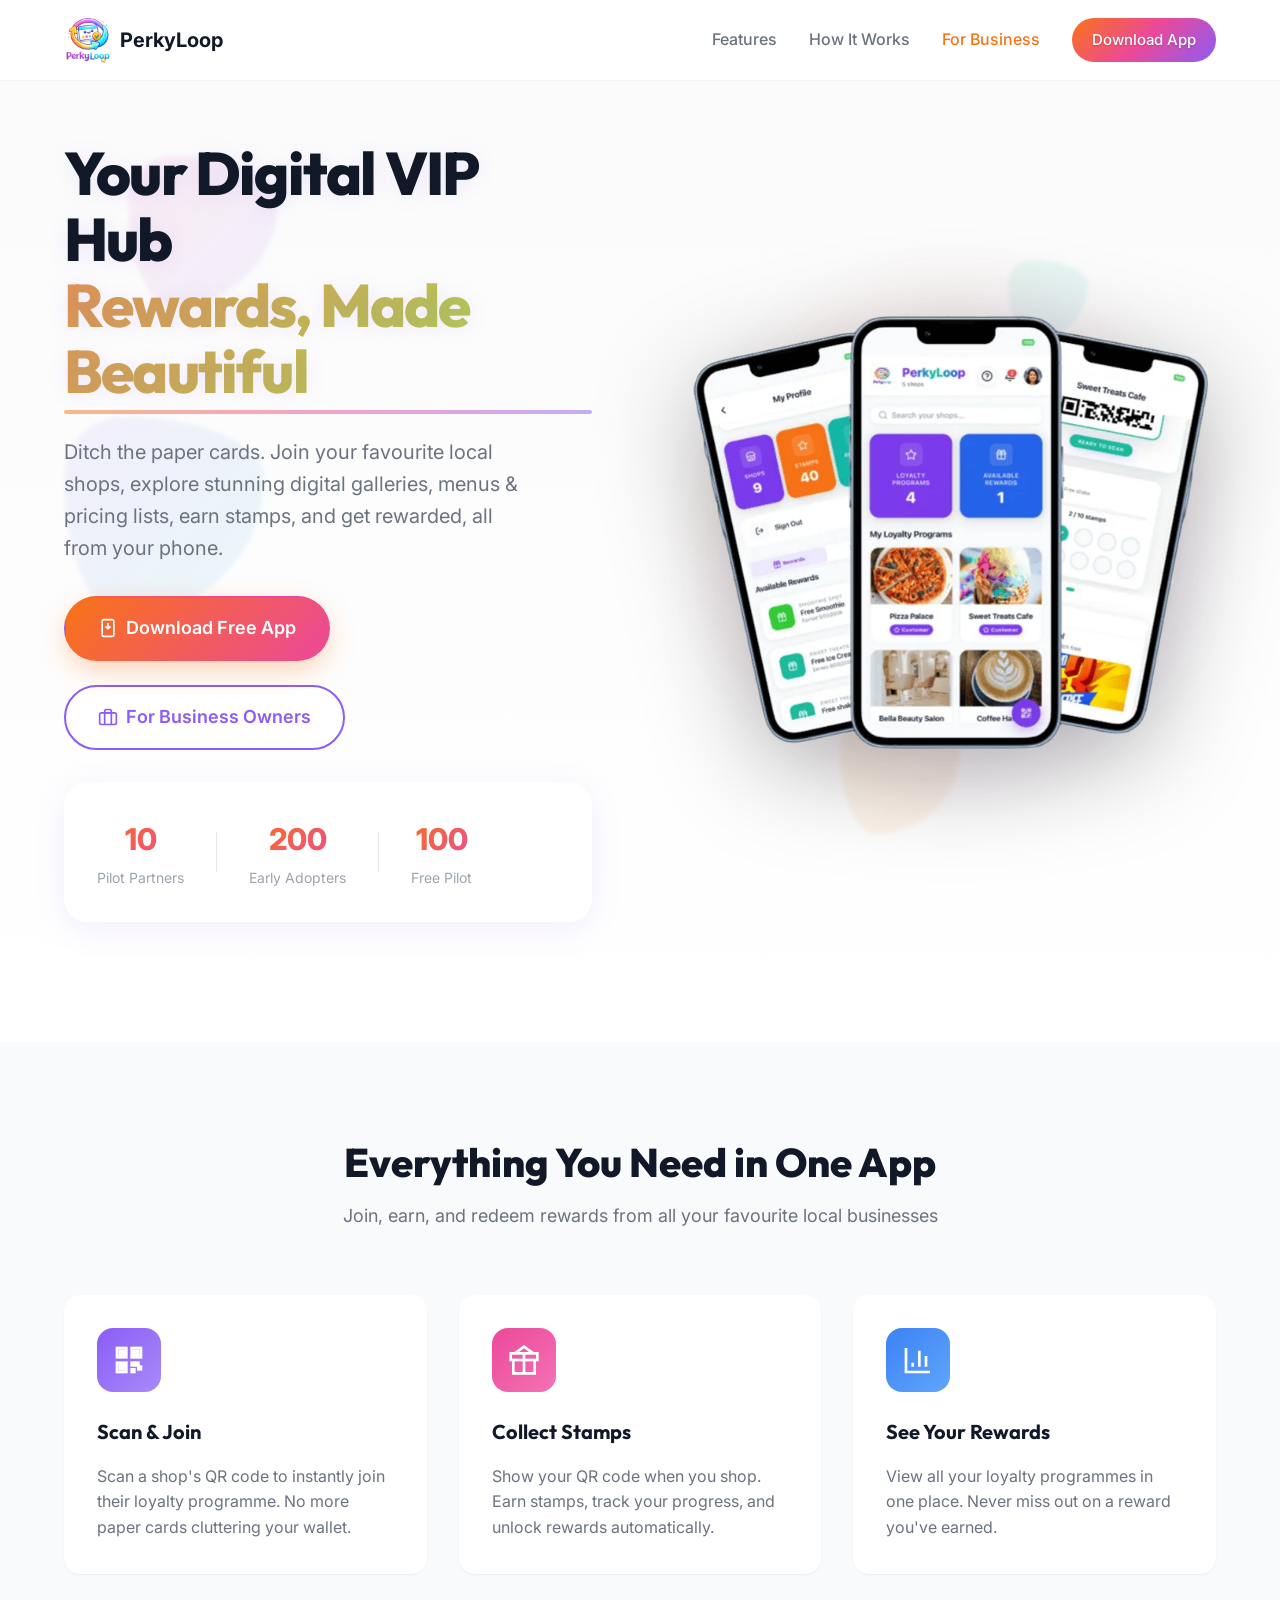
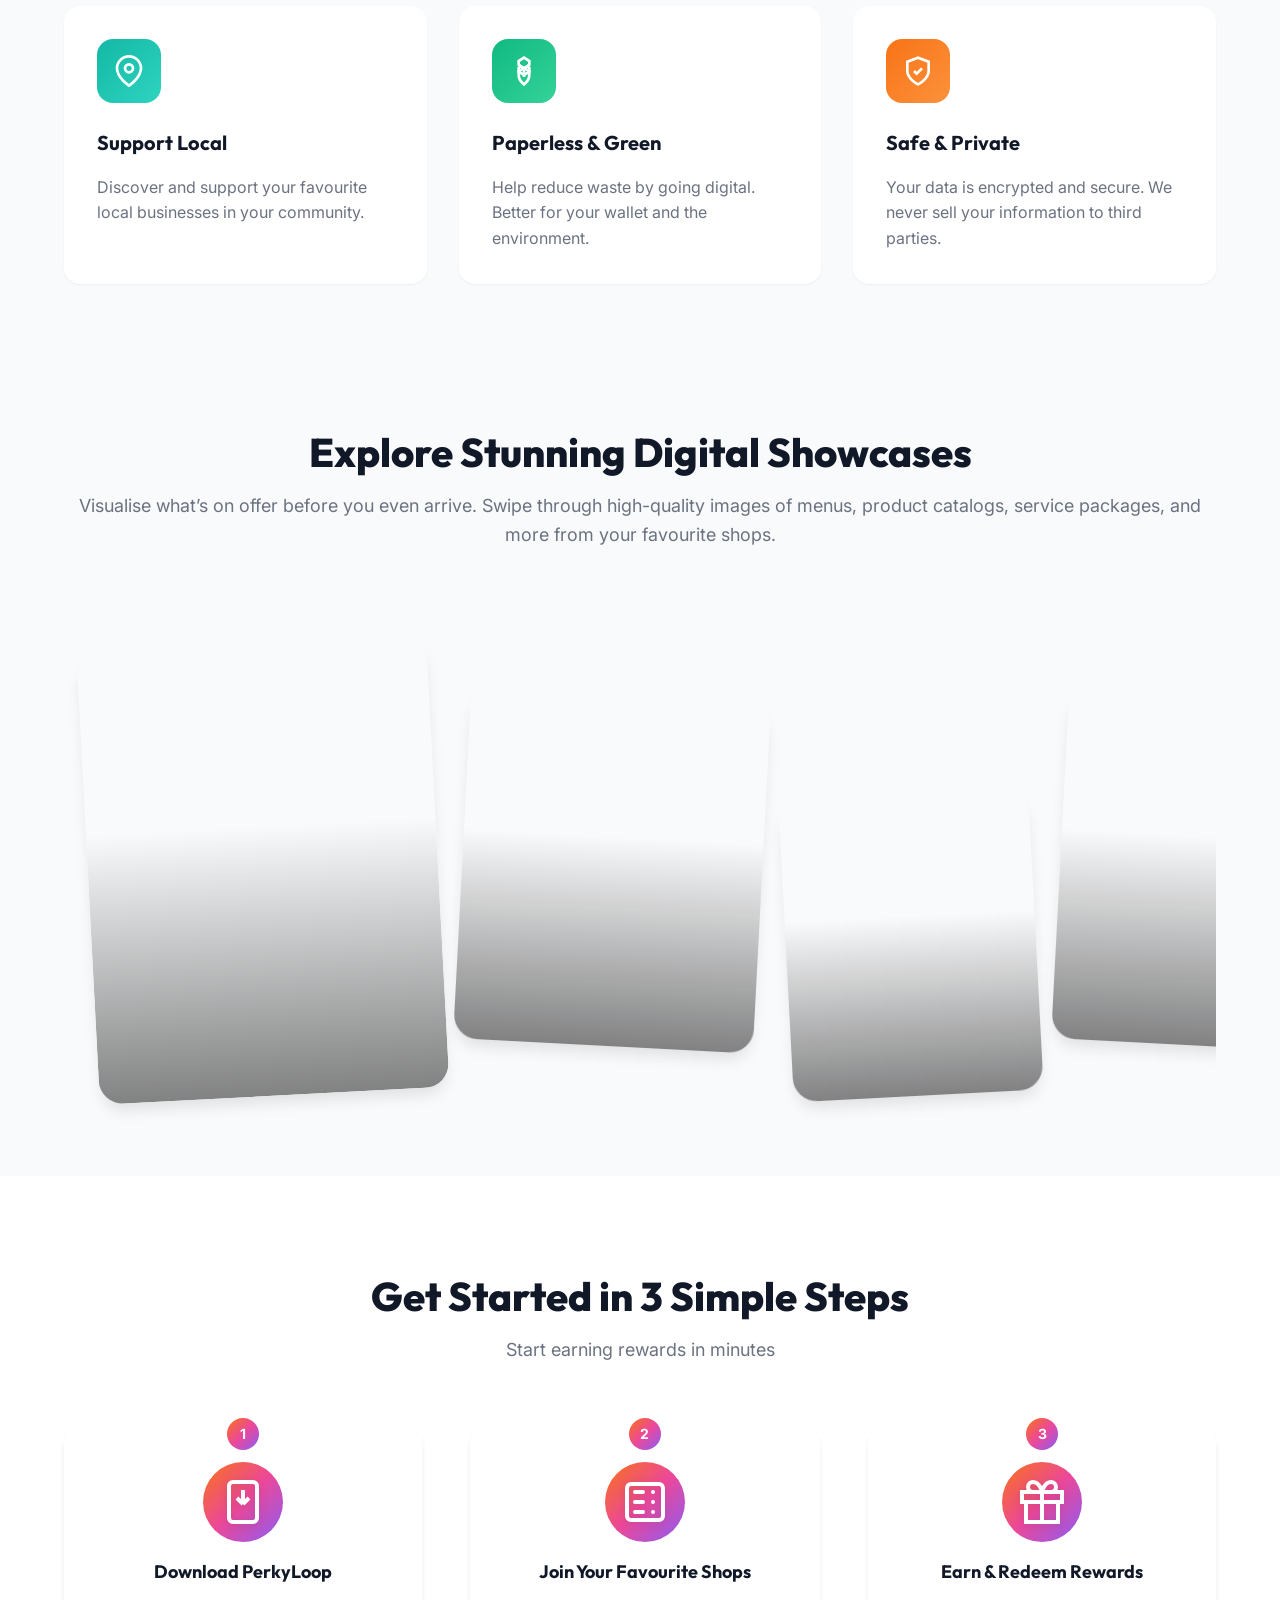
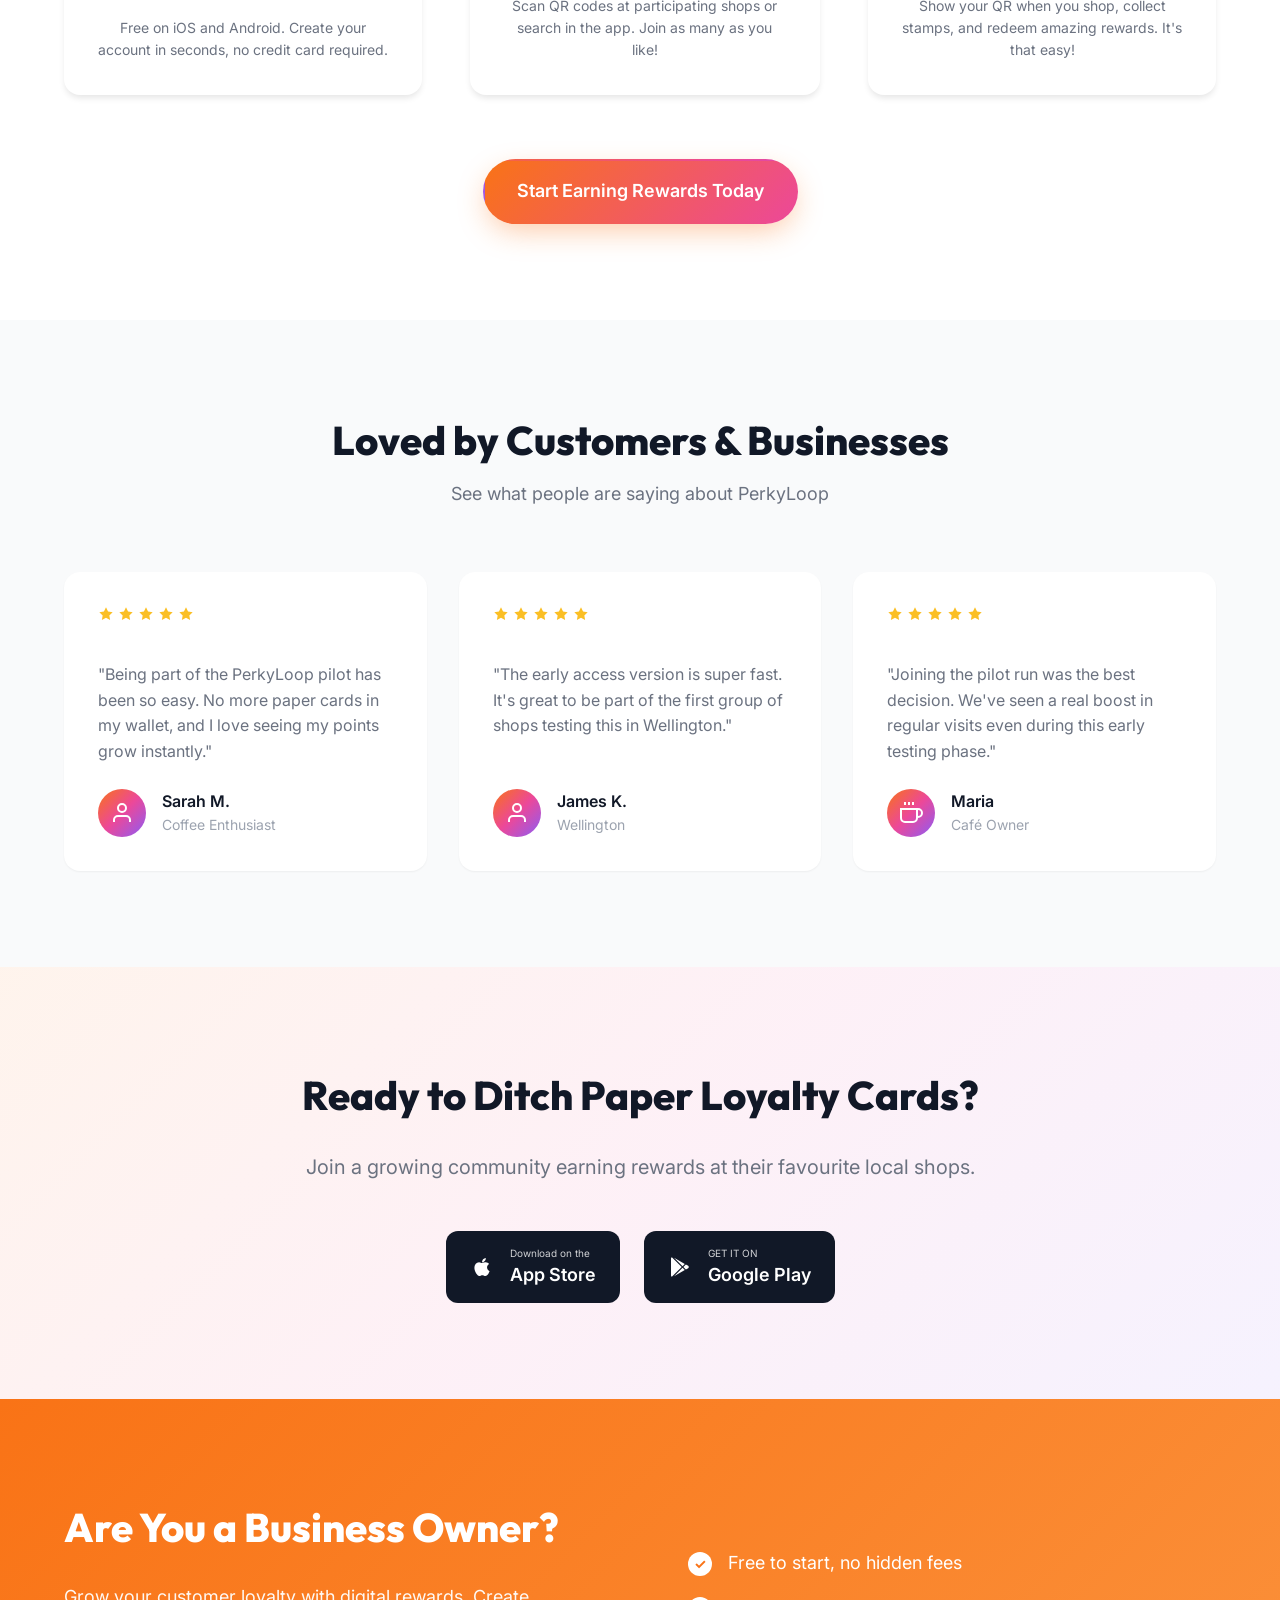
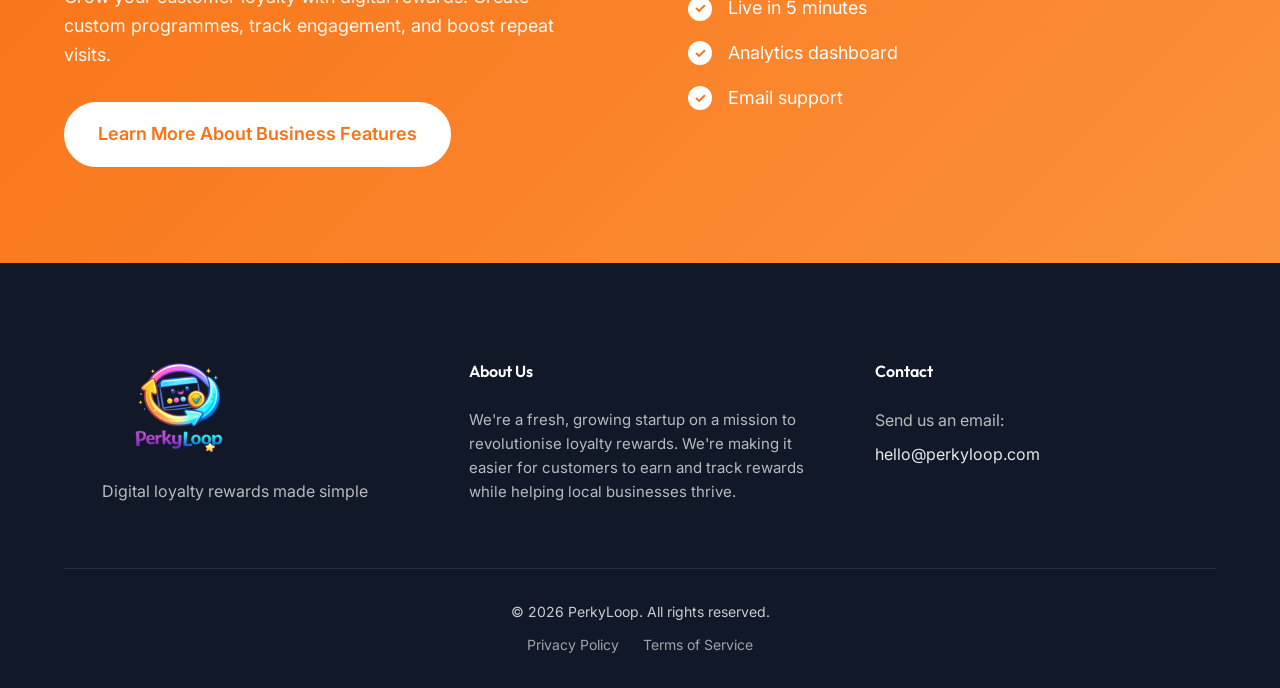
<file: index.html>
<!DOCTYPE html>
<html lang="en">

<head>
    <meta charset="UTF-8">
    <meta name="viewport" content="width=device-width, initial-scale=1.0">
    <meta name="description"
        content="PerkyLoop - Digital loyalty rewards for modern businesses. Join your favourite local shops' loyalty programs and earn rewards from your phone.">
    <meta name="keywords" content="loyalty app, digital rewards, coffee shop, loyalty card, customer rewards">
    <title>PerkyLoop - Digital Loyalty Rewards for Modern Businesses</title>
    <link rel="canonical" href="https://perkyloop.com/">
    <meta name="theme-color" content="#8b5cf6">

    <!-- Open Graph -->
    <meta property="og:type" content="website">
    <meta property="og:site_name" content="PerkyLoop">
    <meta property="og:url" content="https://perkyloop.com/">
    <meta property="og:title" content="PerkyLoop - Digital Loyalty Rewards for Modern Businesses">
    <meta property="og:description"
        content="Join your favourite local shops' loyalty programs and earn rewards from your phone. Digital loyalty rewards for modern businesses.">
    <meta property="og:image" content="https://perkyloop.com/images/og-image.png">
    <meta property="og:image:width" content="1200">
    <meta property="og:image:height" content="630">

    <!-- Twitter Card -->
    <meta name="twitter:card" content="summary_large_image">
    <meta name="twitter:title" content="PerkyLoop - Digital Loyalty Rewards for Modern Businesses">
    <meta name="twitter:description"
        content="Join your favourite local shops' loyalty programs and earn rewards from your phone.">
    <meta name="twitter:image" content="https://perkyloop.com/images/og-image.png">

    <!-- Favicon -->
    <link rel="icon" type="image/png" href="images/favicon.png">
    <link rel="apple-touch-icon" href="images/apple-touch-icon.png">

    <!-- Google Fonts -->
    <link rel="preconnect" href="https://fonts.googleapis.com">
    <link rel="preconnect" href="https://fonts.gstatic.com" crossorigin>
    <link
        href="https://fonts.googleapis.com/css2?family=Inter:wght@300;400;500;600;700;800&family=Outfit:wght@300;400;500;600;700;800&display=swap"
        rel="stylesheet">

    <!-- Preload LCP image -->
    <link rel="preload" as="image" href="images/single.webp" type="image/webp">

    <!-- Stylesheet -->
    <link rel="stylesheet" href="styles.css">

    <!-- Structured data -->
    <script type="application/ld+json">
    {
      "@context": "https://schema.org",
      "@graph": [
        {
          "@type": "Organization",
          "@id": "https://perkyloop.com/#organization",
          "name": "PerkyLoop",
          "url": "https://perkyloop.com/",
          "logo": "https://perkyloop.com/images/icon.png"
        },
        {
          "@type": "WebSite",
          "@id": "https://perkyloop.com/#website",
          "url": "https://perkyloop.com/",
          "name": "PerkyLoop",
          "publisher": { "@id": "https://perkyloop.com/#organization" }
        },
        {
          "@type": "MobileApplication",
          "name": "PerkyLoop",
          "operatingSystem": "iOS, Android",
          "applicationCategory": "LifestyleApplication",
          "description": "Join your favourite local shops' loyalty programs and earn rewards from your phone.",
          "offers": { "@type": "Offer", "price": "0", "priceCurrency": "USD" },
          "publisher": { "@id": "https://perkyloop.com/#organization" }
        }
      ]
    }
    </script>
</head>

<body>
    <!-- Navigation -->
    <nav class="navbar">
        <div class="container">
            <div class="nav-content">
                <div class="logo">
                    <img src="images/icon.png" alt="PerkyLoop" class="logo-icon" width="48" height="48"
                        decoding="async">
                    <span class="logo-text">PerkyLoop</span>
                </div>
                <div class="nav-links">
                    <a href="#features">Features</a>
                    <a href="#how-it-works">How It Works</a>
                    <a href="business.html" class="nav-link-business">For Business</a>
                    <a href="#download" class="btn-nav">Download App</a>
                </div>
                <button class="mobile-menu-toggle" aria-label="Toggle menu">
                    <span></span>
                    <span></span>
                    <span></span>
                </button>
            </div>
        </div>
    </nav>

    <!-- Mobile Menu -->
    <div class="mobile-menu">
        <a href="#features">Features</a>
        <a href="#how-it-works">How It Works</a>
        <a href="business.html">For Business</a>
        <a href="#download" class="btn-mobile-menu">Download App</a>
    </div>

    <main>
        <!-- Hero Section -->
        <section class="hero">
            <div class="hero-gradient"></div>

            <!-- Floating Decorative Elements -->
            <div class="floating-shapes">
                <div class="shape shape-1"></div>
                <div class="shape shape-2"></div>
                <div class="shape shape-3"></div>
                <div class="shape shape-4"></div>
                <div class="shape shape-5"></div>
            </div>

            <div class="container">
                <div class="hero-content">
                    <div class="hero-text">
                        <h1 class="hero-title animate-fade-in">
                            Your Digital VIP Hub<br>
                            <span class="gradient-text">Rewards, Made Beautiful</span>
                        </h1>
                        <p class="hero-subtitle animate-fade-in-delay-1">
                            Ditch the paper cards. Join your favourite local shops, explore stunning digital galleries,
                            menus & pricing lists, earn stamps, and get rewarded, all from your phone.
                        </p>
                        <div class="hero-buttons animate-fade-in-delay-2">
                            <a href="#download" class="btn btn-primary btn-lg">
                                <svg class="btn-icon" width="20" height="20" viewBox="0 0 24 24" fill="none"
                                    stroke="currentColor" stroke-width="2">
                                    <rect x="5" y="2" width="14" height="20" rx="2" ry="2" />
                                    <path d="M12 6v7m0 0l-3-3m3 3l3-3" />
                                </svg>
                                Download Free App
                            </a>
                            <a href="business.html" class="btn btn-secondary btn-lg">
                                <svg class="btn-icon" width="20" height="20" viewBox="0 0 24 24" fill="none"
                                    stroke="currentColor" stroke-width="2">
                                    <rect x="2" y="7" width="20" height="14" rx="2" ry="2" />
                                    <path d="M16 21V5a2 2 0 0 0-2-2h-4a2 2 0 0 0-2 2v16" />
                                    <path d="M8 7h8" />
                                </svg>
                                For Business Owners
                            </a>
                        </div>
                        <div class="hero-stats animate-fade-in-delay-3">
                            <div class="stat">
                                <div class="stat-number">10+</div>
                                <div class="stat-label">Pilot Partners</div>
                            </div>
                            <div class="stat-divider"></div>
                            <div class="stat">
                                <div class="stat-number">200+</div>
                                <div class="stat-label">Early Adopters</div>
                            </div>
                            <div class="stat-divider"></div>
                            <div class="stat">
                                <div class="stat-number">100%</div>
                                <div class="stat-label">Free Pilot</div>
                            </div>
                        </div>
                    </div>
                    <div class="hero-image animate-fade-in-delay-2">
                        <div class="phone-mockup">
                            <picture>
                                <source srcset="images/single.webp" type="image/webp">
                                <img src="images/single.png" alt="PerkyLoop App" class="phone-single" width="671"
                                    height="572" fetchpriority="high" decoding="async">
                            </picture>
                        </div>
                    </div>
                </div>
            </div>
            <div class="hero-wave">
                <svg viewBox="0 0 1440 120" fill="none" xmlns="http://www.w3.org/2000/svg">
                    <path
                        d="M0 0L60 10C120 20 240 40 360 46.7C480 53 600 47 720 43.3C840 40 960 40 1080 46.7C1200 53 1320 67 1380 73.3L1440 80V120H1380C1320 120 1200 120 1080 120C960 120 840 120 720 120C600 120 480 120 360 120C240 120 120 120 60 120H0V0Z"
                        fill="white" />
                </svg>
            </div>
        </section>

        <!-- Features Section -->
        <section id="features" class="features">
            <div class="container">
                <div class="section-header">
                    <h2 class="section-title">Everything You Need in One App</h2>
                    <p class="section-subtitle">Join, earn, and redeem rewards from all your favourite local businesses
                    </p>
                </div>
                <div class="features-grid">
                    <div class="feature-card">
                        <div class="feature-icon icon-purple">
                            <svg width="32" height="32" viewBox="0 0 24 24" fill="none" stroke="currentColor"
                                stroke-width="2">
                                <rect x="3" y="3" width="7" height="7" />
                                <rect x="14" y="3" width="7" height="7" />
                                <rect x="3" y="14" width="7" height="7" />
                                <rect x="5" y="5" width="3" height="3" fill="currentColor" />
                                <rect x="16" y="5" width="3" height="3" fill="currentColor" />
                                <rect x="5" y="16" width="3" height="3" fill="currentColor" />
                                <rect x="14" y="14" width="2" height="2" fill="currentColor" />
                                <rect x="17" y="14" width="2" height="2" fill="currentColor" />
                                <rect x="19" y="17" width="2" height="2" fill="currentColor" />
                                <rect x="14" y="19" width="2" height="2" fill="currentColor" />
                            </svg>
                        </div>
                        <h3 class="feature-title">Scan & Join</h3>
                        <p class="feature-description">Scan a shop's QR code to instantly join their loyalty programme.
                            No
                            more paper cards cluttering your wallet.</p>
                    </div>
                    <div class="feature-card">
                        <div class="feature-icon icon-pink">
                            <svg width="32" height="32" viewBox="0 0 24 24" fill="none" stroke="currentColor"
                                stroke-width="2">
                                <polyline points="20 12 20 22 4 22 4 12" />
                                <rect x="2" y="7" width="20" height="5" />
                                <path d="M12 22V7M5 7L12 2l7 5" />
                            </svg>
                        </div>
                        <h3 class="feature-title">Collect Stamps</h3>
                        <p class="feature-description">Show your QR code when you shop. Earn stamps, track your
                            progress,
                            and unlock rewards automatically.</p>
                    </div>
                    <div class="feature-card">
                        <div class="feature-icon icon-blue">
                            <svg width="32" height="32" viewBox="0 0 24 24" fill="none" stroke="currentColor"
                                stroke-width="2">
                                <path d="M3 3v18h18" />
                                <path d="M18 17V9M13 17V5M8 17v-3" />
                            </svg>
                        </div>
                        <h3 class="feature-title">See Your Rewards</h3>
                        <p class="feature-description">View all your loyalty programmes in one place. Never miss out on
                            a
                            reward you've earned.</p>
                    </div>
                    <div class="feature-card">
                        <div class="feature-icon icon-teal">
                            <svg width="32" height="32" viewBox="0 0 24 24" fill="none" stroke="currentColor"
                                stroke-width="2">
                                <path d="M21 10c0 7-9 13-9 13s-9-6-9-13a9 9 0 0 1 18 0z" />
                                <circle cx="12" cy="10" r="3" />
                            </svg>
                        </div>
                        <h3 class="feature-title">Support Local</h3>
                        <p class="feature-description">Discover and support your favourite local businesses in your
                            community.</p>
                    </div>
                    <div class="feature-card">
                        <div class="feature-icon icon-green">
                            <svg width="32" height="32" viewBox="0 0 24 24" fill="none" stroke="currentColor"
                                stroke-width="2">
                                <path d="M12 2L8 4.5v3L12 10l4-2.5v-3L12 2z" />
                                <path d="M12 10v6.5" />
                                <path d="M8 7.5L12 10l4-2.5" />
                                <path d="M16 9v3.5l-4 2.5-4-2.5V9" />
                                <path d="M12 22s-4-3-4-7v-3l4-2 4 2v3c0 4-4 7-4 7z" />
                            </svg>
                        </div>
                        <h3 class="feature-title">Paperless & Green</h3>
                        <p class="feature-description">Help reduce waste by going digital. Better for your wallet and
                            the
                            environment.</p>
                    </div>
                    <div class="feature-card">
                        <div class="feature-icon icon-orange">
                            <svg width="32" height="32" viewBox="0 0 24 24" fill="none" stroke="currentColor"
                                stroke-width="2">
                                <path d="M12 22s8-4 8-10V5l-8-3-8 3v7c0 6 8 10 8 10z" />
                                <path d="M9 12l2 2 4-4" />
                            </svg>
                        </div>
                        <h3 class="feature-title">Safe & Private</h3>
                        <p class="feature-description">Your data is encrypted and secure. We never sell your information
                            to
                            third parties.</p>
                    </div>
                </div>
            </div>
        </section>

        <!-- Gallery Discovery Section -->
        <section id="gallery-discovery" class="gallery-discovery"
            style="overflow: hidden; background: var(--background);">
            <div class="container">
                <div class="section-header">
                    <h2 class="section-title">Explore Stunning Digital Showcases</h2>
                    <p class="section-subtitle">Visualise what’s on offer before you even arrive. Swipe through
                        high-quality
                        images of menus, product catalogs, service packages, and more from your favourite shops.</p>
                </div>

                <div class="gallery-showcase">
                    <div class="gallery-track">
                        <div class="gallery-item item-large"
                            style="background-image: url('https://images.unsplash.com/photo-1497935586351-b67a49e012bf?auto=format&fit=crop&q=80&w=800');">
                            <div class="gallery-caption glass-panel">Artisan Coffee</div>
                        </div>
                        <div class="gallery-item item-medium"
                            style="background-image: url('https://images.unsplash.com/photo-1550547660-d9450f859349?auto=format&fit=crop&q=80&w=800');">
                            <div class="gallery-caption glass-panel">Gourmet Burgers</div>
                        </div>
                        <div class="gallery-item item-small"
                            style="background-image: url('https://images.unsplash.com/photo-1541167760496-1628856ab772?auto=format&fit=crop&q=80&w=800');">
                            <div class="gallery-caption glass-panel">Fresh Pastries</div>
                        </div>
                        <div class="gallery-item item-medium"
                            style="background-image: url('https://images.unsplash.com/photo-1517248135467-4c7edcad34c4?auto=format&fit=crop&q=80&w=800');">
                            <div class="gallery-caption glass-panel">Cozy Interiors</div>
                        </div>
                        <div class="gallery-item item-large"
                            style="background-image: url('https://images.unsplash.com/photo-1521017432531-fbd92d768814?auto=format&fit=crop&q=80&w=800');">
                            <div class="gallery-caption glass-panel">Hair Salon Styles</div>
                        </div>
                        <!-- Duplicate for infinite scroll effect -->
                        <div class="gallery-item item-large"
                            style="background-image: url('https://images.unsplash.com/photo-1497935586351-b67a49e012bf?auto=format&fit=crop&q=80&w=800');">
                            <div class="gallery-caption glass-panel">Artisan Coffee</div>
                        </div>
                        <div class="gallery-item item-medium"
                            style="background-image: url('https://images.unsplash.com/photo-1550547660-d9450f859349?auto=format&fit=crop&q=80&w=800');">
                            <div class="gallery-caption glass-panel">Gourmet Burgers</div>
                        </div>
                    </div>
                </div>
            </div>
        </section>

        <!-- How It Works Section -->
        <section id="how-it-works" class="how-it-works">
            <div class="container">
                <div class="section-header">
                    <h2 class="section-title">Get Started in 3 Simple Steps</h2>
                    <p class="section-subtitle">Start earning rewards in minutes</p>
                </div>
                <div class="steps">
                    <div class="step">
                        <div class="step-number">1</div>
                        <div class="step-icon">
                            <svg width="48" height="48" viewBox="0 0 24 24" fill="none" stroke="currentColor"
                                stroke-width="2">
                                <rect x="5" y="2" width="14" height="20" rx="2" ry="2" />
                                <path d="M12 6v7m0 0l-3-3m3 3l3-3" />
                            </svg>
                        </div>
                        <h3 class="step-title">Download PerkyLoop</h3>
                        <p class="step-description">Free on iOS and Android. Create your account in seconds, no credit
                            card
                            required.</p>
                    </div>
                    <div class="step-connector"></div>
                    <div class="step">
                        <div class="step-number">2</div>
                        <div class="step-icon">
                            <svg width="48" height="48" viewBox="0 0 24 24" fill="none" stroke="currentColor"
                                stroke-width="2">
                                <rect x="3" y="3" width="18" height="18" rx="2" ry="2" />
                                <path d="M7 7h4m-4 5h4m-4 5h4m5-10h0m0 5h0m0 5h0" stroke-linecap="round" />
                            </svg>
                        </div>
                        <h3 class="step-title">Join Your Favourite Shops</h3>
                        <p class="step-description">Scan QR codes at participating shops or search in the app. Join as
                            many
                            as you like!</p>
                    </div>
                    <div class="step-connector"></div>
                    <div class="step">
                        <div class="step-number">3</div>
                        <div class="step-icon">
                            <svg width="48" height="48" viewBox="0 0 24 24" fill="none" stroke="currentColor"
                                stroke-width="2">
                                <polyline points="20 12 20 22 4 22 4 12" />
                                <rect x="2" y="7" width="20" height="5" />
                                <line x1="12" y1="22" x2="12" y2="7" />
                                <path d="M12 7H7.5a2.5 2.5 0 0 1 0-5C11 2 12 7 12 7z" />
                                <path d="M12 7h4.5a2.5 2.5 0 0 0 0-5C13 2 12 7 12 7z" />
                            </svg>
                        </div>
                        <h3 class="step-title">Earn & Redeem Rewards</h3>
                        <p class="step-description">Show your QR when you shop, collect stamps, and redeem amazing
                            rewards.
                            It's that easy!</p>
                    </div>
                </div>
                <div class="cta-center">
                    <a href="#download" class="btn btn-primary btn-lg">Start Earning Rewards Today</a>
                </div>
            </div>
        </section>

        <!-- Testimonials Section -->
        <section class="testimonials">
            <div class="container">
                <div class="section-header">
                    <h2 class="section-title">Loved by Customers & Businesses</h2>
                    <p class="section-subtitle">See what people are saying about PerkyLoop</p>
                </div>
                <div class="testimonials-grid">
                    <div class="testimonial-card">
                        <div class="testimonial-stars">
                            <svg width="16" height="16" viewBox="0 0 24 24" fill="currentColor">
                                <path
                                    d="M12 2l3.09 6.26L22 9.27l-5 4.87 1.18 6.88L12 17.77l-6.18 3.25L7 14.14 2 9.27l6.91-1.01L12 2z" />
                            </svg>
                            <svg width="16" height="16" viewBox="0 0 24 24" fill="currentColor">
                                <path
                                    d="M12 2l3.09 6.26L22 9.27l-5 4.87 1.18 6.88L12 17.77l-6.18 3.25L7 14.14 2 9.27l6.91-1.01L12 2z" />
                            </svg>
                            <svg width="16" height="16" viewBox="0 0 24 24" fill="currentColor">
                                <path
                                    d="M12 2l3.09 6.26L22 9.27l-5 4.87 1.18 6.88L12 17.77l-6.18 3.25L7 14.14 2 9.27l6.91-1.01L12 2z" />
                            </svg>
                            <svg width="16" height="16" viewBox="0 0 24 24" fill="currentColor">
                                <path
                                    d="M12 2l3.09 6.26L22 9.27l-5 4.87 1.18 6.88L12 17.77l-6.18 3.25L7 14.14 2 9.27l6.91-1.01L12 2z" />
                            </svg>
                            <svg width="16" height="16" viewBox="0 0 24 24" fill="currentColor">
                                <path
                                    d="M12 2l3.09 6.26L22 9.27l-5 4.87 1.18 6.88L12 17.77l-6.18 3.25L7 14.14 2 9.27l6.91-1.01L12 2z" />
                            </svg>
                        </div>
                        <p class="testimonial-text">"Being part of the PerkyLoop pilot has been so easy. No more paper
                            cards
                            in my wallet, and I love seeing my points grow instantly."</p>
                        <div class="testimonial-author">
                            <div class="author-avatar">
                                <svg width="24" height="24" viewBox="0 0 24 24" fill="none" stroke="currentColor"
                                    stroke-width="2">
                                    <path d="M20 21v-2a4 4 0 0 0-4-4H8a4 4 0 0 0-4 4v2" />
                                    <circle cx="12" cy="7" r="4" />
                                </svg>
                            </div>
                            <div class="author-info">
                                <div class="author-name">Sarah M.</div>
                                <div class="author-location">Coffee Enthusiast</div>
                            </div>
                        </div>
                    </div>
                    <div class="testimonial-card">
                        <div class="testimonial-stars">
                            <svg width="16" height="16" viewBox="0 0 24 24" fill="currentColor">
                                <path
                                    d="M12 2l3.09 6.26L22 9.27l-5 4.87 1.18 6.88L12 17.77l-6.18 3.25L7 14.14 2 9.27l6.91-1.01L12 2z" />
                            </svg>
                            <svg width="16" height="16" viewBox="0 0 24 24" fill="currentColor">
                                <path
                                    d="M12 2l3.09 6.26L22 9.27l-5 4.87 1.18 6.88L12 17.77l-6.18 3.25L7 14.14 2 9.27l6.91-1.01L12 2z" />
                            </svg>
                            <svg width="16" height="16" viewBox="0 0 24 24" fill="currentColor">
                                <path
                                    d="M12 2l3.09 6.26L22 9.27l-5 4.87 1.18 6.88L12 17.77l-6.18 3.25L7 14.14 2 9.27l6.91-1.01L12 2z" />
                            </svg>
                            <svg width="16" height="16" viewBox="0 0 24 24" fill="currentColor">
                                <path
                                    d="M12 2l3.09 6.26L22 9.27l-5 4.87 1.18 6.88L12 17.77l-6.18 3.25L7 14.14 2 9.27l6.91-1.01L12 2z" />
                            </svg>
                            <svg width="16" height="16" viewBox="0 0 24 24" fill="currentColor">
                                <path
                                    d="M12 2l3.09 6.26L22 9.27l-5 4.87 1.18 6.88L12 17.77l-6.18 3.25L7 14.14 2 9.27l6.91-1.01L12 2z" />
                            </svg>
                        </div>
                        <p class="testimonial-text">"The early access version is super fast. It's great to be part of
                            the
                            first group of shops testing this in Wellington."</p>
                        <div class="testimonial-author">
                            <div class="author-avatar">
                                <svg width="24" height="24" viewBox="0 0 24 24" fill="none" stroke="currentColor"
                                    stroke-width="2">
                                    <path d="M20 21v-2a4 4 0 0 0-4-4H8a4 4 0 0 0-4 4v2" />
                                    <circle cx="12" cy="7" r="4" />
                                </svg>
                            </div>
                            <div class="author-info">
                                <div class="author-name">James K.</div>
                                <div class="author-location">Wellington</div>
                            </div>
                        </div>
                    </div>
                    <div class="testimonial-card">
                        <div class="testimonial-stars">
                            <svg width="16" height="16" viewBox="0 0 24 24" fill="currentColor">
                                <path
                                    d="M12 2l3.09 6.26L22 9.27l-5 4.87 1.18 6.88L12 17.77l-6.18 3.25L7 14.14 2 9.27l6.91-1.01L12 2z" />
                            </svg>
                            <svg width="16" height="16" viewBox="0 0 24 24" fill="currentColor">
                                <path
                                    d="M12 2l3.09 6.26L22 9.27l-5 4.87 1.18 6.88L12 17.77l-6.18 3.25L7 14.14 2 9.27l6.91-1.01L12 2z" />
                            </svg>
                            <svg width="16" height="16" viewBox="0 0 24 24" fill="currentColor">
                                <path
                                    d="M12 2l3.09 6.26L22 9.27l-5 4.87 1.18 6.88L12 17.77l-6.18 3.25L7 14.14 2 9.27l6.91-1.01L12 2z" />
                            </svg>
                            <svg width="16" height="16" viewBox="0 0 24 24" fill="currentColor">
                                <path
                                    d="M12 2l3.09 6.26L22 9.27l-5 4.87 1.18 6.88L12 17.77l-6.18 3.25L7 14.14 2 9.27l6.91-1.01L12 2z" />
                            </svg>
                            <svg width="16" height="16" viewBox="0 0 24 24" fill="currentColor">
                                <path
                                    d="M12 2l3.09 6.26L22 9.27l-5 4.87 1.18 6.88L12 17.77l-6.18 3.25L7 14.14 2 9.27l6.91-1.01L12 2z" />
                            </svg>
                        </div>
                        <p class="testimonial-text">"Joining the pilot run was the best decision. We've seen a real
                            boost in
                            regular visits even during this early testing phase."</p>
                        <div class="testimonial-author">
                            <div class="author-avatar">
                                <svg width="24" height="24" viewBox="0 0 24 24" fill="none" stroke="currentColor"
                                    stroke-width="2">
                                    <path d="M18 8h1a4 4 0 0 1 0 8h-1" />
                                    <path d="M2 8h16v9a4 4 0 0 1-4 4H6a4 4 0 0 1-4-4V8z" />
                                    <line x1="6" y1="1" x2="6" y2="4" />
                                    <line x1="10" y1="1" x2="10" y2="4" />
                                    <line x1="14" y1="1" x2="14" y2="4" />
                                </svg>
                            </div>
                            <div class="author-info">
                                <div class="author-name">Maria</div>
                                <div class="author-location">Café Owner</div>
                            </div>
                        </div>
                    </div>
                </div>
            </div>
        </section>

        <!-- Download CTA Section -->
        <section id="download" class="download-cta">
            <div class="cta-gradient"></div>
            <div class="container">
                <div class="cta-content">
                    <h2 class="cta-title">Ready to Ditch Paper Loyalty Cards?</h2>
                    <p class="cta-subtitle">Join a growing community earning rewards at their favourite local shops.</p>
                    <div class="download-buttons">
                        <a href="https://apps.apple.com/nz/app/perkyloop/id6760283390" class="store-button apple"
                            target="_blank" rel="noopener noreferrer">
                            <svg width="24" height="24" viewBox="0 0 24 24" fill="currentColor">
                                <path
                                    d="M17.05 20.28c-.98.95-2.05.8-3.08.35-1.09-.46-2.09-.48-3.24 0-1.44.62-2.2.44-3.06-.35C2.79 15.25 3.51 7.59 9.05 7.31c1.35.07 2.29.74 3.08.8 1.18-.24 2.31-.93 3.57-.84 1.51.12 2.65.72 3.4 1.8-3.12 1.87-2.38 5.98.48 7.13-.57 1.5-1.31 2.99-2.54 4.09l.01-.01zM12.03 7.25c-.15-2.23 1.66-4.07 3.74-4.25.29 2.58-2.34 4.5-3.74 4.25z" />
                            </svg>
                            <div class="store-text">
                                <div class="store-label">Download on the</div>
                                <div class="store-name">App Store</div>
                            </div>
                        </a>
                        <a href="https://play.google.com/store/apps/details?id=nz.co.koungasolutions.perkyloop"
                            class="store-button google" target="_blank" rel="noopener noreferrer">
                            <svg width="24" height="24" viewBox="0 0 24 24" fill="currentColor">
                                <path
                                    d="M3,20.5V3.5C3,2.91 3.34,2.39 3.84,2.15L13.69,12L3.84,21.85C3.34,21.6 3,21.09 3,20.5M16.81,15.12L6.05,21.34L14.54,12.85L16.81,15.12M20.16,10.81C20.5,11.08 20.75,11.5 20.75,12C20.75,12.5 20.53,12.9 20.18,13.18L17.89,14.5L15.39,12L17.89,9.5L20.16,10.81M6.05,2.66L16.81,8.88L14.54,11.15L6.05,2.66Z" />
                            </svg>
                            <div class="store-text">
                                <div class="store-label">GET IT ON</div>
                                <div class="store-name">Google Play</div>
                            </div>
                        </a>
                    </div>
                </div>
            </div>
        </section>

        <!-- Business Teaser Section -->
        <section class="business-teaser">
            <div class="container">
                <div class="business-content">
                    <div class="business-text">
                        <h2 class="business-title">Are You a Business Owner?</h2>
                        <p class="business-description">Grow your customer loyalty with digital rewards. Create custom
                            programmes, track engagement, and boost repeat visits.</p>
                        <a href="business.html" class="btn btn-outline btn-lg">Learn More About Business Features</a>
                    </div>
                    <div class="business-features">
                        <div class="business-feature">
                            <span class="check-icon">✓</span>
                            <span>Free to start, no hidden fees</span>
                        </div>
                        <div class="business-feature">
                            <span class="check-icon">✓</span>
                            <span>Live in 5 minutes</span>
                        </div>
                        <div class="business-feature">
                            <span class="check-icon">✓</span>
                            <span>Analytics dashboard</span>
                        </div>
                        <div class="business-feature">
                            <span class="check-icon">✓</span>
                            <span>Email support</span>
                        </div>
                    </div>
                </div>
            </div>
        </section>
    </main>

    <!-- Footer -->
    <footer class="footer">
        <div class="container">
            <div class="footer-content">
                <div class="footer-section">
                    <div class="logo">
                        <img src="images/icon.png" alt="PerkyLoop" class="logo-icon" width="96" height="96"
                            loading="lazy" decoding="async">
                        <span class="logo-text">PerkyLoop</span>
                    </div>
                    <p class="footer-tagline">Digital loyalty rewards made simple</p>
                </div>

                <div class="footer-section">
                    <h4>About Us</h4>
                    <p class="footer-about">We're a fresh, growing startup on a mission to revolutionise loyalty
                        rewards. We're making it easier for customers to earn and track rewards while helping local
                        businesses thrive.</p>
                </div>

                <div class="footer-section">
                    <h4>Contact</h4>
                    <p style="color: rgba(255, 255, 255, 0.7); margin-bottom: 8px;">Send us an email:</p>
                    <p class="footer-contact">
                        <a href="mailto:hello@perkyloop.com">hello@perkyloop.com</a>
                    </p>
                </div>
            </div>
            <div class="footer-bottom">
                <p>&copy; 2026 PerkyLoop. All rights reserved.</p>
                <div style="margin-top: 10px;">
                    <a href="privacy.html" style="color: rgba(255,255,255,0.6); margin: 0 10px;">Privacy Policy</a>
                    <a href="terms.html" style="color: rgba(255,255,255,0.6); margin: 0 10px;">Terms of Service</a>
                </div>
            </div>
        </div>
    </footer>

    <!-- JavaScript -->
    <script src="script.js" defer></script>
</body>

</html>
</file>
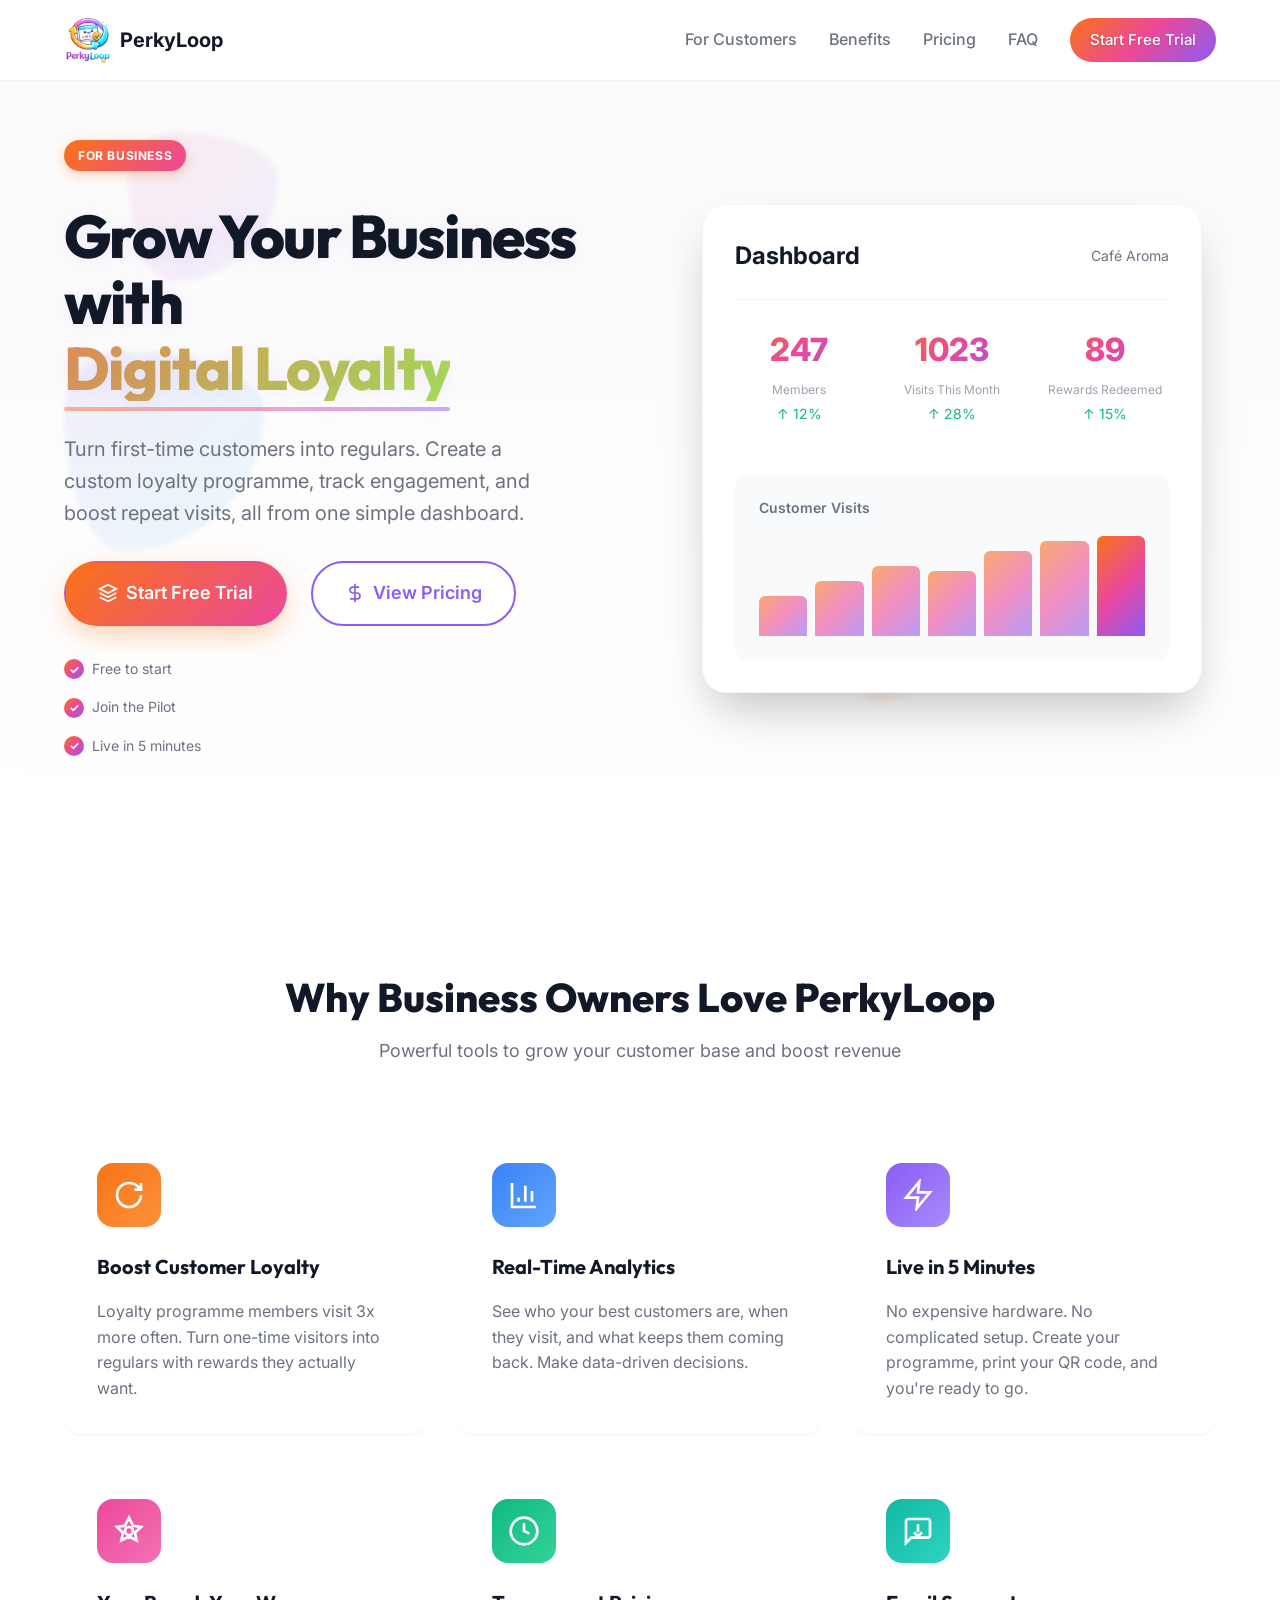
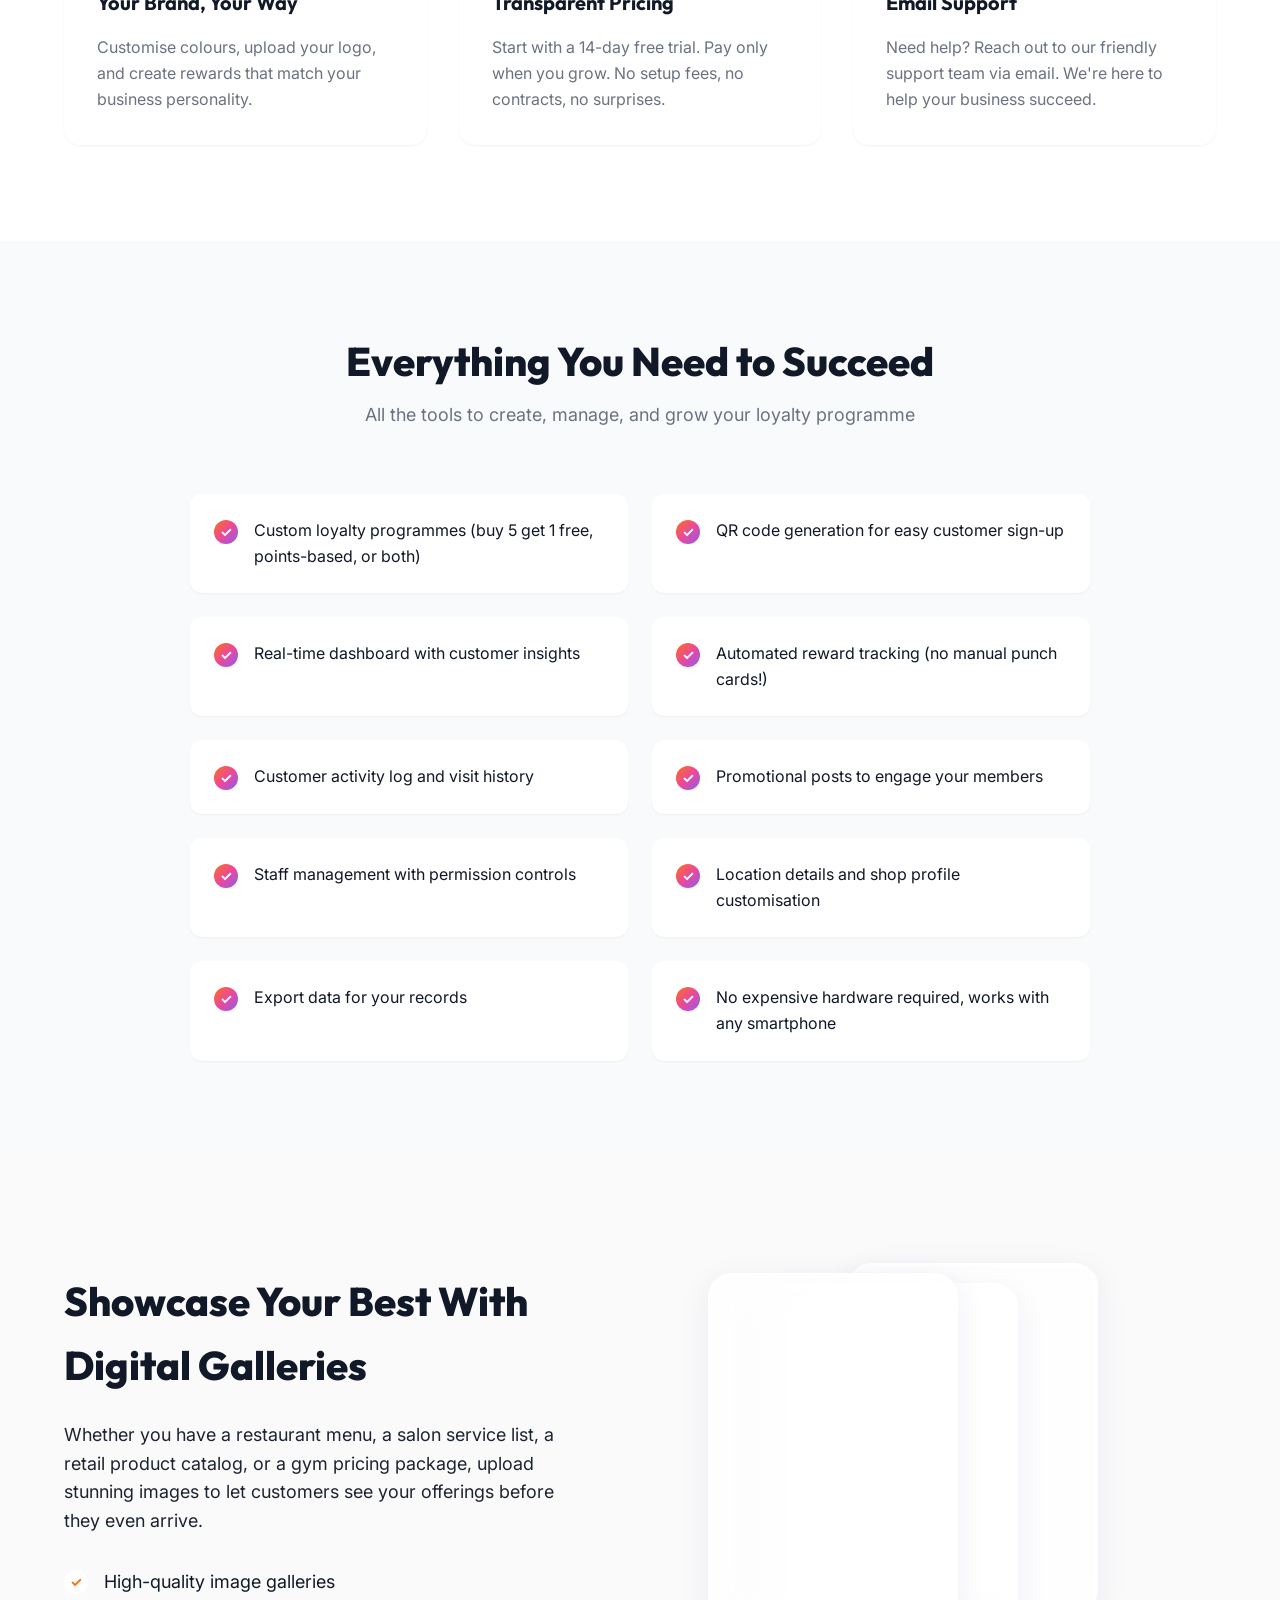
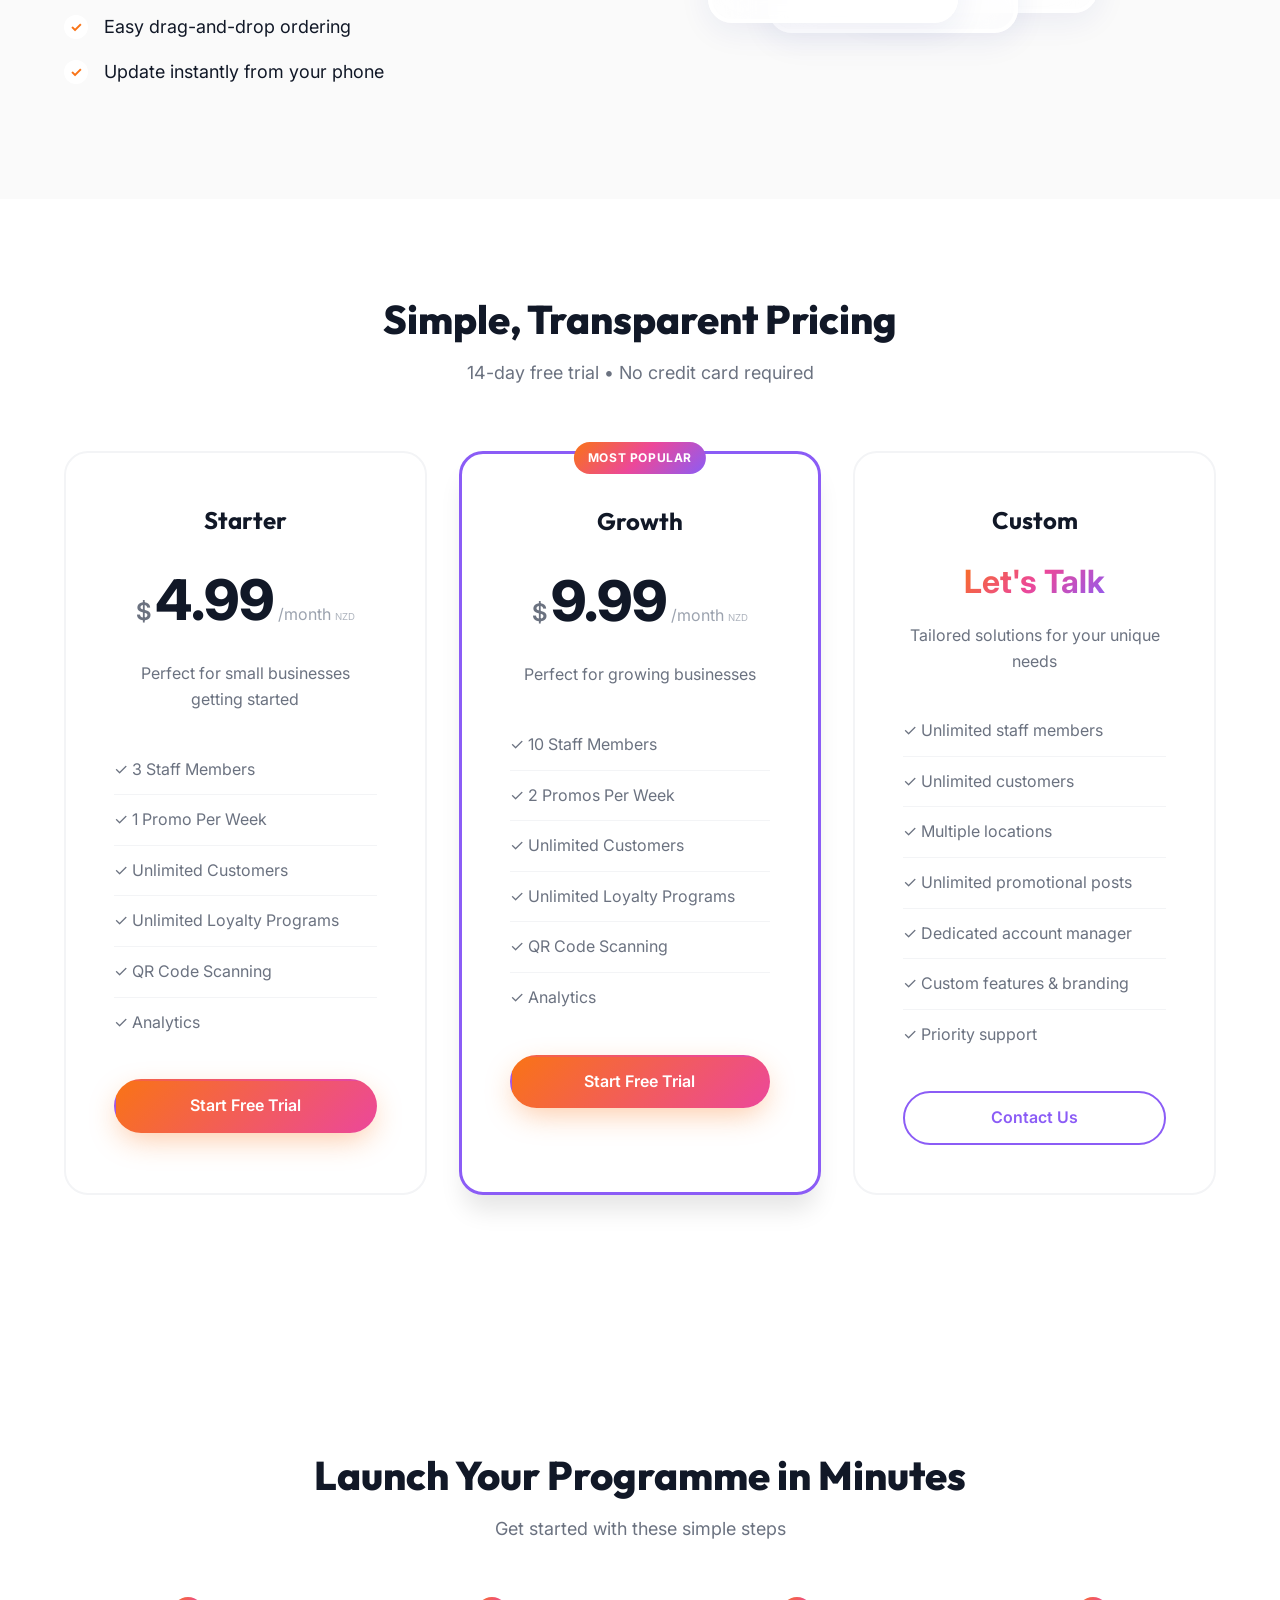
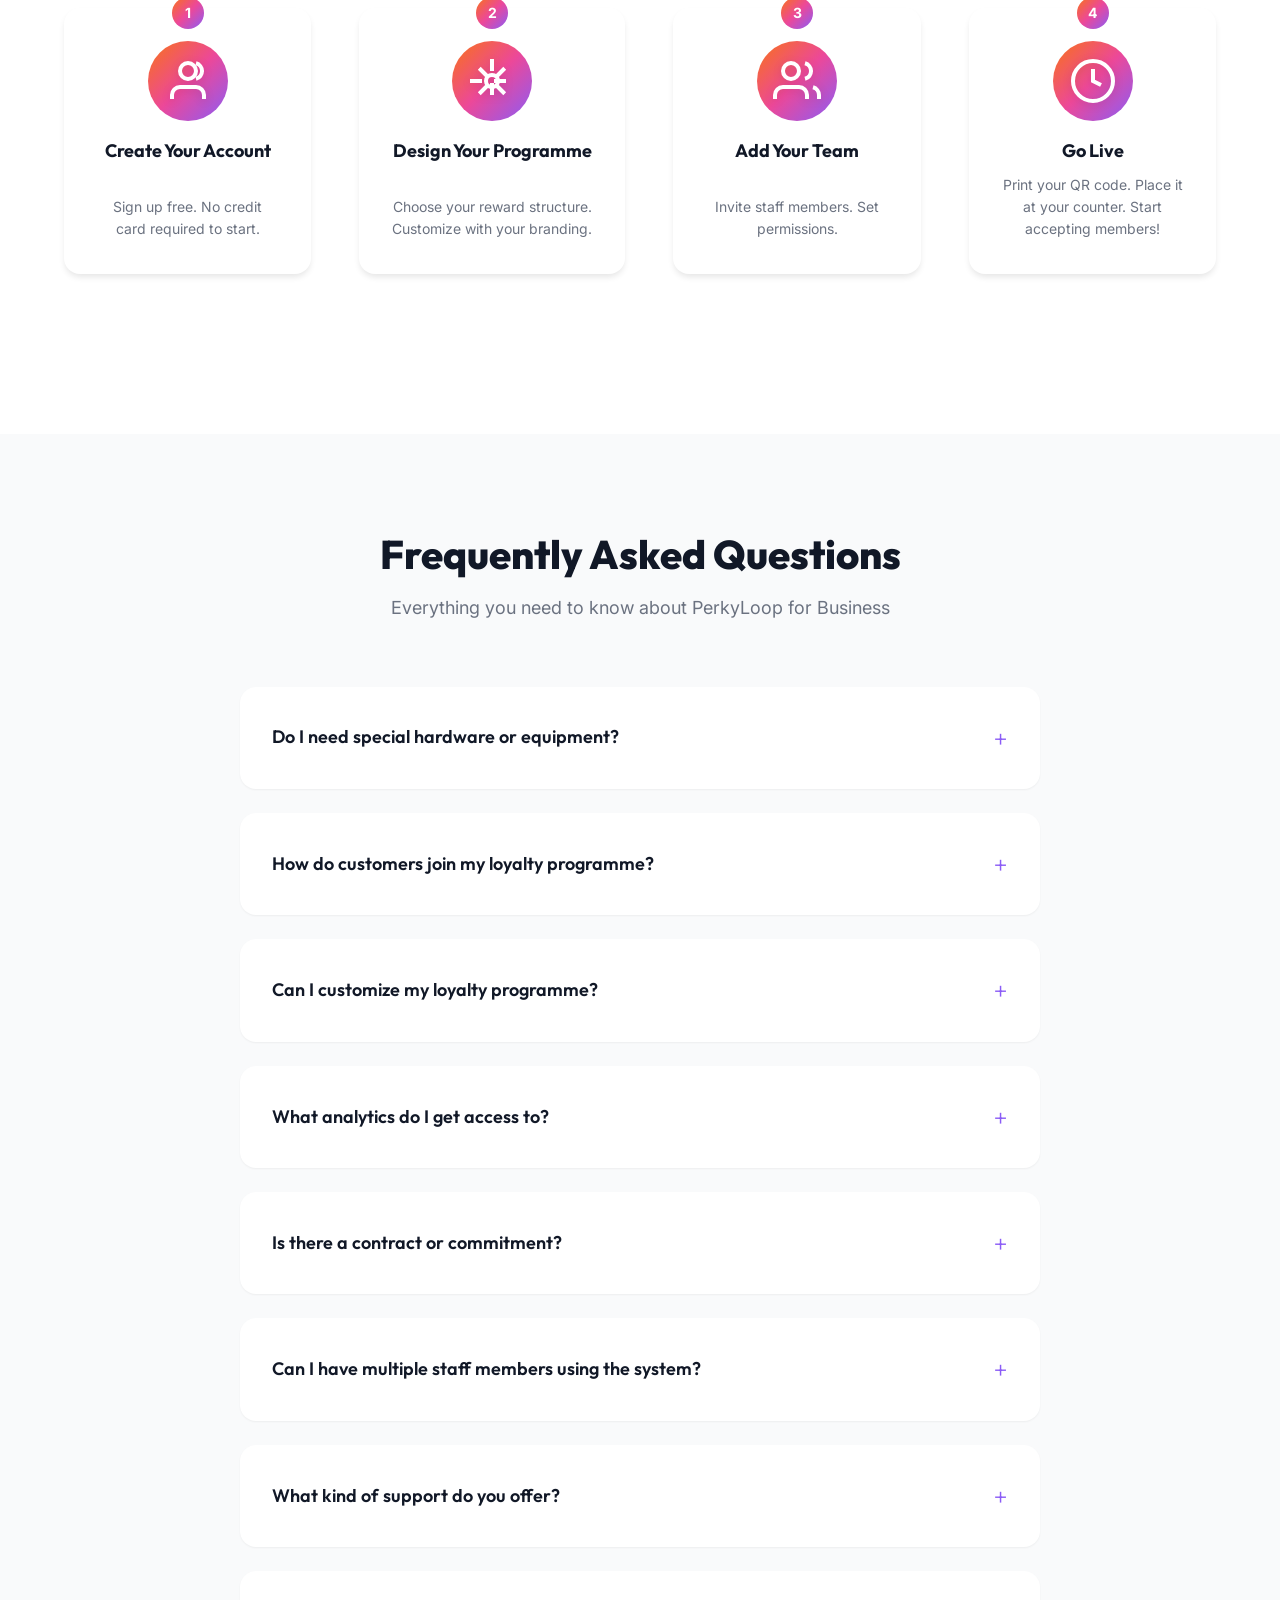
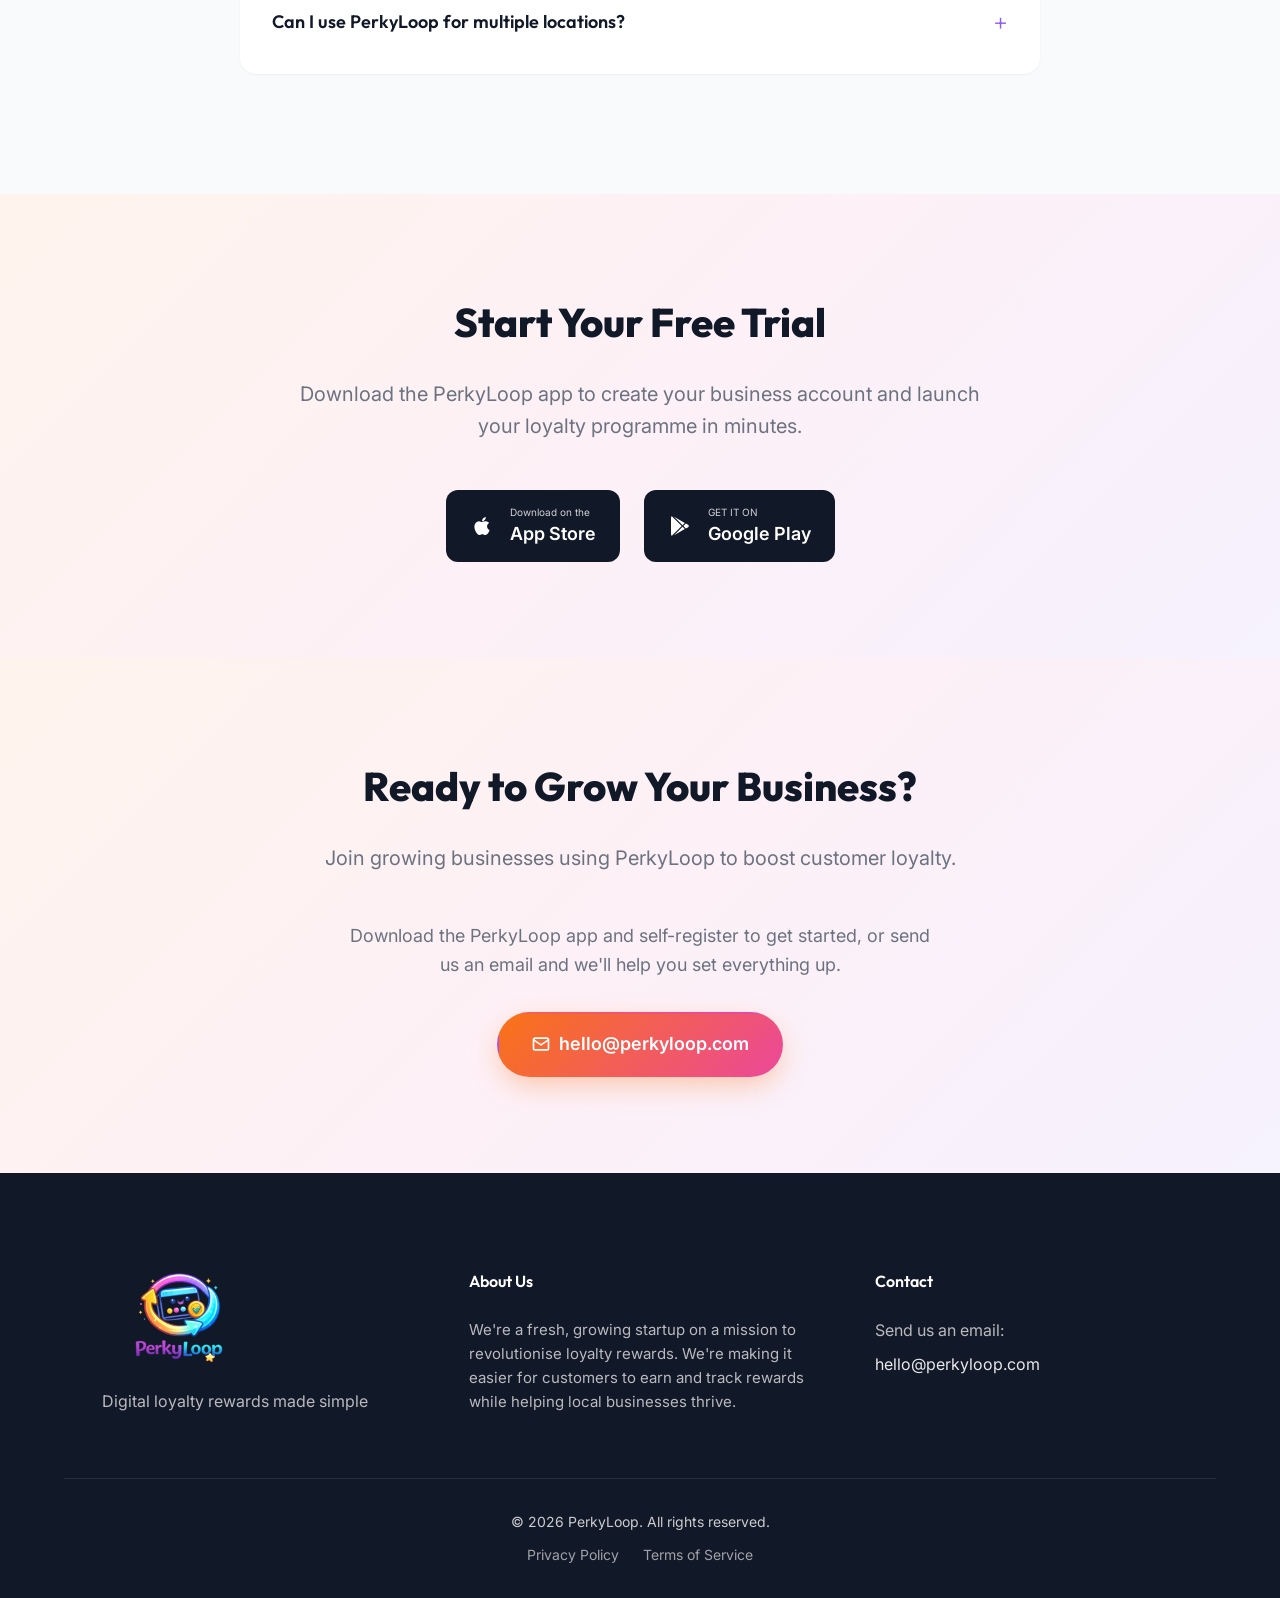
<file: business.html>
<!DOCTYPE html>
<html lang="en">

<head>
    <meta charset="UTF-8">
    <meta name="viewport" content="width=device-width, initial-scale=1.0">
    <meta name="description"
        content="PerkyLoop for Business - Grow your customer loyalty with digital rewards. Increase repeat visits, understand your customers, and boost revenue.">
    <meta name="keywords" content="loyalty program, business rewards, customer retention, POS system, business growth">
    <title>PerkyLoop for Business - Grow Customer Loyalty</title>
    <link rel="canonical" href="https://perkyloop.com/business.html">
    <meta name="theme-color" content="#8b5cf6">

    <!-- Open Graph -->
    <meta property="og:type" content="website">
    <meta property="og:site_name" content="PerkyLoop">
    <meta property="og:url" content="https://perkyloop.com/business.html">
    <meta property="og:title" content="PerkyLoop for Business - Grow Customer Loyalty">
    <meta property="og:description"
        content="Grow your customer loyalty with digital rewards. Increase repeat visits, understand your customers, and boost revenue.">
    <meta property="og:image" content="https://perkyloop.com/images/og-image.png">
    <meta property="og:image:width" content="1200">
    <meta property="og:image:height" content="630">

    <!-- Twitter Card -->
    <meta name="twitter:card" content="summary_large_image">
    <meta name="twitter:title" content="PerkyLoop for Business - Grow Customer Loyalty">
    <meta name="twitter:description"
        content="Increase repeat visits, understand your customers, and boost revenue with digital loyalty rewards.">
    <meta name="twitter:image" content="https://perkyloop.com/images/og-image.png">

    <!-- Favicon -->
    <link rel="icon" type="image/png" href="images/favicon.png">
    <link rel="apple-touch-icon" href="images/apple-touch-icon.png">

    <!-- Google Fonts -->
    <link rel="preconnect" href="https://fonts.googleapis.com">
    <link rel="preconnect" href="https://fonts.gstatic.com" crossorigin>
    <link rel="preconnect" href="https://images.unsplash.com" crossorigin>
    <link
        href="https://fonts.googleapis.com/css2?family=Inter:wght@300;400;500;600;700;800&family=Outfit:wght@300;400;500;600;700;800&display=swap"
        rel="stylesheet">

    <!-- Stylesheet -->
    <link rel="stylesheet" href="styles.css">

    <!-- Structured data -->
    <script type="application/ld+json">
    {
      "@context": "https://schema.org",
      "@type": "WebPage",
      "name": "PerkyLoop for Business - Grow Customer Loyalty",
      "url": "https://perkyloop.com/business.html",
      "description": "Grow your customer loyalty with digital rewards. Increase repeat visits, understand your customers, and boost revenue.",
      "publisher": {
        "@type": "Organization",
        "name": "PerkyLoop",
        "url": "https://perkyloop.com/",
        "logo": "https://perkyloop.com/images/icon.png"
      }
    }
    </script>
</head>

<body>
    <!-- Navigation -->
    <nav class="navbar">
        <div class="container">
            <div class="nav-content">
                <a href="index.html" class="logo">
                    <img src="images/icon.png" alt="PerkyLoop" class="logo-icon" width="48" height="48"
                        decoding="async">
                    <span class="logo-text">PerkyLoop</span>
                </a>
                <div class="nav-links">
                    <a href="index.html">For Customers</a>
                    <a href="#benefits">Benefits</a>
                    <a href="#pricing">Pricing</a>
                    <a href="#faq">FAQ</a>
                    <a href="#download" class="btn-nav">Start Free Trial</a>
                </div>
                <button class="mobile-menu-toggle" aria-label="Toggle menu">
                    <span></span>
                    <span></span>
                    <span></span>
                </button>
            </div>
        </div>
    </nav>

    <!-- Mobile Menu -->
    <div class="mobile-menu">
        <a href="index.html">For Customers</a>
        <a href="#benefits">Benefits</a>
        <a href="#pricing">Pricing</a>
        <a href="#faq">FAQ</a>
        <a href="#download" class="btn-mobile-menu">Start Free Trial</a>
    </div>

    <main>
        <!-- Hero Section -->
        <section class="hero business-hero">
            <div class="hero-gradient gradient-business"></div>

            <!-- Floating Decorative Elements -->
            <div class="floating-shapes">
                <div class="shape shape-1"></div>
                <div class="shape shape-2"></div>
                <div class="shape shape-3"></div>
                <div class="shape shape-4"></div>
                <div class="shape shape-5"></div>
            </div>

            <div class="container">
                <div class="hero-content">
                    <div class="hero-text">
                        <div class="hero-badge">FOR BUSINESS</div>
                        <h1 class="hero-title animate-fade-in">
                            Grow Your Business with<br>
                            <span class="gradient-text">Digital Loyalty</span>
                        </h1>
                        <p class="hero-subtitle animate-fade-in-delay-1">
                            Turn first-time customers into regulars. Create a custom loyalty programme,
                            track engagement, and boost repeat visits, all from one simple dashboard.
                        </p>
                        <div class="hero-buttons animate-fade-in-delay-2">
                            <a href="#download" class="btn btn-primary btn-lg">
                                <svg class="btn-icon" width="20" height="20" viewBox="0 0 24 24" fill="none"
                                    stroke="currentColor" stroke-width="2">
                                    <path d="M12 2L2 7l10 5 10-5-10-5z" />
                                    <path d="M2 17l10 5 10-5M2 12l10 5 10-5" />
                                </svg>
                                Start Free Trial
                            </a>
                            <a href="#pricing" class="btn btn-secondary btn-lg">
                                <svg class="btn-icon" width="20" height="20" viewBox="0 0 24 24" fill="none"
                                    stroke="currentColor" stroke-width="2">
                                    <line x1="12" y1="1" x2="12" y2="23" />
                                    <path d="M17 5H9.5a3.5 3.5 0 0 0 0 7h5a3.5 3.5 0 0 1 0 7H6" />
                                </svg>
                                View Pricing
                            </a>
                        </div>
                        <div class="hero-features animate-fade-in-delay-3">
                            <div class="hero-feature">
                                <span class="check-icon-large">✓</span>
                                <span>Free to start</span>
                            </div>
                            <div class="hero-feature">
                                <span class="check-icon-large">✓</span>
                                <span>Join the Pilot</span>
                            </div>
                            <div class="hero-feature">
                                <span class="check-icon-large">✓</span>
                                <span>Live in 5 minutes</span>
                            </div>
                        </div>
                    </div>
                    <div class="hero-image animate-fade-in-delay-2">
                        <div class="dashboard-mockup">
                            <div class="dashboard-frame">
                                <div class="dashboard-header">
                                    <div class="dashboard-title">Dashboard</div>
                                    <div class="dashboard-user">Café Aroma</div>
                                </div>
                                <div class="dashboard-stats">
                                    <div class="dashboard-stat">
                                        <div class="stat-value">247</div>
                                        <div class="stat-label">Members</div>
                                        <div class="stat-trend">↑ 12%</div>
                                    </div>
                                    <div class="dashboard-stat">
                                        <div class="stat-value">1,023</div>
                                        <div class="stat-label">Visits This Month</div>
                                        <div class="stat-trend">↑ 28%</div>
                                    </div>
                                    <div class="dashboard-stat">
                                        <div class="stat-value">89</div>
                                        <div class="stat-label">Rewards Redeemed</div>
                                        <div class="stat-trend">↑ 15%</div>
                                    </div>
                                </div>
                                <div class="dashboard-chart">
                                    <div class="chart-title">Customer Visits</div>
                                    <div class="chart-bars">
                                        <div class="chart-bar" style="height: 40%;"></div>
                                        <div class="chart-bar" style="height: 55%;"></div>
                                        <div class="chart-bar" style="height: 70%;"></div>
                                        <div class="chart-bar" style="height: 65%;"></div>
                                        <div class="chart-bar" style="height: 85%;"></div>
                                        <div class="chart-bar" style="height: 95%;"></div>
                                        <div class="chart-bar active" style="height: 100%;"></div>
                                    </div>
                                </div>
                            </div>
                        </div>
                    </div>
                </div>
            </div>
            <div class="hero-wave">
                <svg viewBox="0 0 1440 120" fill="none" xmlns="http://www.w3.org/2000/svg">
                    <path
                        d="M0 0L60 10C120 20 240 40 360 46.7C480 53 600 47 720 43.3C840 40 960 40 1080 46.7C1200 53 1320 67 1380 73.3L1440 80V120H1380C1320 120 1200 120 1080 120C960 120 840 120 720 120C600 120 480 120 360 120C240 120 120 120 60 120H0V0Z"
                        fill="white" />
                </svg>
            </div>
        </section>

        <!-- Benefits Section -->
        <section id="benefits" class="benefits">
            <div class="container">
                <div class="section-header">
                    <h2 class="section-title">Why Business Owners Love PerkyLoop</h2>
                    <p class="section-subtitle">Powerful tools to grow your customer base and boost revenue</p>
                </div>
                <div class="benefits-grid">
                    <div class="benefit-card">
                        <div class="benefit-icon icon-orange">
                            <svg width="32" height="32" viewBox="0 0 24 24" fill="none" stroke="currentColor"
                                stroke-width="2">
                                <path d="M21 12a9 9 0 1 1-9-9c2.52 0 4.93 1 6.74 2.74L21 8" />
                                <path d="M21 3v5h-5" />
                            </svg>
                        </div>
                        <h3 class="benefit-title">Boost Customer Loyalty</h3>
                        <p class="benefit-description">Loyalty programme members visit 3x more often. Turn one-time
                            visitors
                            into regulars with rewards they actually want.</p>
                    </div>
                    <div class="benefit-card">
                        <div class="benefit-icon icon-blue">
                            <svg width="32" height="32" viewBox="0 0 24 24" fill="none" stroke="currentColor"
                                stroke-width="2">
                                <path d="M3 3v18h18" />
                                <path d="M18 17V9M13 17V5M8 17v-3" />
                            </svg>
                        </div>
                        <h3 class="benefit-title">Real-Time Analytics</h3>
                        <p class="benefit-description">See who your best customers are, when they visit, and what keeps
                            them
                            coming back. Make data-driven decisions.</p>
                    </div>
                    <div class="benefit-card">
                        <div class="benefit-icon icon-purple">
                            <svg width="32" height="32" viewBox="0 0 24 24" fill="none" stroke="currentColor"
                                stroke-width="2">
                                <path d="M13 2L3 14h9l-1 8 10-12h-9l1-8z" />
                            </svg>
                        </div>
                        <h3 class="benefit-title">Live in 5 Minutes</h3>
                        <p class="benefit-description">No expensive hardware. No complicated setup. Create your
                            programme,
                            print your QR code, and you're ready to go.</p>
                    </div>
                    <div class="benefit-card">
                        <div class="benefit-icon icon-pink">
                            <svg width="32" height="32" viewBox="0 0 24 24" fill="none" stroke="currentColor"
                                stroke-width="2">
                                <path
                                    d="M12 2l3 6.09L21 9l-4.5 4.36L17.71 19 12 16.09 6.29 19l1.21-5.64L3 9l5.91-.91L12 2z" />
                                <circle cx="12" cy="12" r="3" />
                            </svg>
                        </div>
                        <h3 class="benefit-title">Your Brand, Your Way</h3>
                        <p class="benefit-description">Customise colours, upload your logo, and create rewards that
                            match
                            your business personality.</p>
                    </div>
                    <div class="benefit-card">
                        <div class="benefit-icon icon-green">
                            <svg width="32" height="32" viewBox="0 0 24 24" fill="none" stroke="currentColor"
                                stroke-width="2">
                                <circle cx="12" cy="12" r="10" />
                                <path d="M12 6v6l4 2" />
                            </svg>
                        </div>
                        <h3 class="benefit-title">Transparent Pricing</h3>
                        <p class="benefit-description">Start with a 14-day free trial. Pay only when you grow. No setup
                            fees, no contracts, no surprises.</p>
                    </div>
                    <div class="benefit-card">
                        <div class="benefit-icon icon-teal">
                            <svg width="32" height="32" viewBox="0 0 24 24" fill="none" stroke="currentColor"
                                stroke-width="2">
                                <path d="M21 15a2 2 0 0 1-2 2H7l-4 4V5a2 2 0 0 1 2-2h14a2 2 0 0 1 2 2z" />
                                <path d="M12 7v6M9 13l3 3 3-3" />
                            </svg>
                        </div>
                        <h3 class="benefit-title">Email Support</h3>
                        <p class="benefit-description">Need help? Reach out to our friendly support team via email.
                            We're
                            here to help your business succeed.</p>
                    </div>
                </div>
            </div>
        </section>

        <!-- Features List Section -->
        <section class="features-list">
            <div class="container">
                <div class="section-header">
                    <h2 class="section-title">Everything You Need to Succeed</h2>
                    <p class="section-subtitle">All the tools to create, manage, and grow your loyalty programme</p>
                </div>
                <div class="features-checklist">
                    <div class="checklist-item">
                        <span class="check-icon">✓</span>
                        <span>Custom loyalty programmes (buy 5 get 1 free, points-based, or both)</span>
                    </div>
                    <div class="checklist-item">
                        <span class="check-icon">✓</span>
                        <span>QR code generation for easy customer sign-up</span>
                    </div>
                    <div class="checklist-item">
                        <span class="check-icon">✓</span>
                        <span>Real-time dashboard with customer insights</span>
                    </div>
                    <div class="checklist-item">
                        <span class="check-icon">✓</span>
                        <span>Automated reward tracking (no manual punch cards!)</span>
                    </div>
                    <div class="checklist-item">
                        <span class="check-icon">✓</span>
                        <span>Customer activity log and visit history</span>
                    </div>
                    <div class="checklist-item">
                        <span class="check-icon">✓</span>
                        <span>Promotional posts to engage your members</span>
                    </div>
                    <div class="checklist-item">
                        <span class="check-icon">✓</span>
                        <span>Staff management with permission controls</span>
                    </div>
                    <div class="checklist-item">
                        <span class="check-icon">✓</span>
                        <span>Location details and shop profile customisation</span>
                    </div>
                    <div class="checklist-item">
                        <span class="check-icon">✓</span>
                        <span>Export data for your records</span>
                    </div>
                    <div class="checklist-item">
                        <span class="check-icon">✓</span>
                        <span>No expensive hardware required, works with any smartphone</span>
                    </div>
                </div>
            </div>
        </section>

        <!-- Gallery Showcase Pitch -->
        <section class="business-gallery"
            style="background: var(--surface-elevated); padding-top: var(--spacing-3xl); overflow: hidden;">
            <div class="container">
                <div class="business-content" style="align-items: center;">
                    <div class="business-text">
                        <h2 class="business-title">Showcase Your Best With Digital Galleries</h2>
                        <p class="business-description">Whether you have a restaurant menu, a salon service list, a
                            retail
                            product catalog, or a gym pricing package, upload stunning images to let customers see your
                            offerings before they even arrive.</p>
                        <div class="business-features">
                            <div class="business-feature">
                                <span class="check-icon">✓</span>
                                <span>High-quality image galleries</span>
                            </div>
                            <div class="business-feature">
                                <span class="check-icon">✓</span>
                                <span>Easy drag-and-drop ordering</span>
                            </div>
                            <div class="business-feature">
                                <span class="check-icon">✓</span>
                                <span>Update instantly from your phone</span>
                            </div>
                        </div>
                    </div>
                    <!-- Dynamic Hover Interactive Image Stack -->
                    <div class="business-gallery-preview" style="position: relative; height: 450px; padding: 20px;">
                        <div class="glass-panel gallery-card gallery-card-1 animate-on-scroll"
                            style="width: 250px; height: 350px; position: absolute; z-index: 3; transform: rotate(-5deg); background-image: url('https://images.unsplash.com/photo-1497935586351-b67a49e012bf?auto=format&fit=crop&q=80&w=600'); background-size: cover; border: 4px solid white; transition: transform 0.3s ease;">
                        </div>
                        <div class="glass-panel gallery-card gallery-card-2 animate-on-scroll"
                            style="width: 250px; height: 350px; position: absolute; left: 80px; top: 30px; z-index: 2; transform: rotate(5deg); background-image: url('https://images.unsplash.com/photo-1550547660-d9450f859349?auto=format&fit=crop&q=80&w=600'); background-size: cover; border: 4px solid white; transition: transform 0.3s ease;">
                        </div>
                        <div class="glass-panel gallery-card gallery-card-3 animate-on-scroll"
                            style="width: 250px; height: 350px; position: absolute; left: 160px; top: 10px; z-index: 1; transform: rotate(15deg); background-image: url('https://images.unsplash.com/photo-1541167760496-1628856ab772?auto=format&fit=crop&q=80&w=600'); background-size: cover; border: 4px solid white; transition: transform 0.3s ease;">
                        </div>
                    </div>
                </div>
            </div>
        </section>

        <!-- Pricing Section -->
        <section id="pricing" class="pricing">
            <div class="container">
                <div class="section-header">
                    <h2 class="section-title">Simple, Transparent Pricing</h2>
                    <p class="section-subtitle">14-day free trial • No credit card required</p>
                </div>
                <div class="pricing-grid">
                    <div class="pricing-card">
                        <div class="pricing-header">
                            <h3 class="pricing-plan">Starter</h3>
                            <div class="pricing-price">
                                <span class="price-currency">$</span>
                                <span class="price-amount">4.99</span>
                                <span class="price-period">/month <small
                                        style="font-size: 0.6em; opacity: 0.8;">NZD</small></span>
                            </div>
                            <p class="pricing-description">Perfect for small businesses getting started</p>
                        </div>
                        <ul class="pricing-features">
                            <li>✓ 3 Staff Members</li>
                            <li>✓ 1 Promo Per Week</li>
                            <li>✓ Unlimited Customers</li>
                            <li>✓ Unlimited Loyalty Programs</li>
                            <li>✓ QR Code Scanning</li>
                            <li>✓ Analytics</li>
                        </ul>
                        <a href="#download" class="btn btn-primary">Start Free Trial</a>
                    </div>
                    <div class="pricing-card pricing-featured">
                        <div class="pricing-badge">MOST POPULAR</div>
                        <div class="pricing-header">
                            <h3 class="pricing-plan">Growth</h3>
                            <div class="pricing-price">
                                <span class="price-currency">$</span>
                                <span class="price-amount">9.99</span>
                                <span class="price-period">/month <small
                                        style="font-size: 0.6em; opacity: 0.8;">NZD</small></span>
                            </div>
                            <p class="pricing-description">Perfect for growing businesses</p>
                        </div>
                        <ul class="pricing-features">
                            <li>✓ 10 Staff Members</li>
                            <li>✓ 2 Promos Per Week</li>
                            <li>✓ Unlimited Customers</li>
                            <li>✓ Unlimited Loyalty Programs</li>
                            <li>✓ QR Code Scanning</li>
                            <li>✓ Analytics</li>
                        </ul>
                        <a href="#download" class="btn btn-primary">Start Free Trial</a>
                    </div>
                    <div class="pricing-card">
                        <div class="pricing-header">
                            <h3 class="pricing-plan">Custom</h3>
                            <div class="pricing-price">
                                <span class="price-text">Let's Talk</span>
                            </div>
                            <p class="pricing-description">Tailored solutions for your unique needs</p>
                        </div>
                        <ul class="pricing-features">
                            <li>✓ Unlimited staff members</li>
                            <li>✓ Unlimited customers</li>
                            <li>✓ Multiple locations</li>
                            <li>✓ Unlimited promotional posts</li>
                            <li>✓ Dedicated account manager</li>
                            <li>✓ Custom features & branding</li>
                            <li>✓ Priority support</li>
                        </ul>
                        <a href="#start" class="btn btn-outline">Contact Us</a>
                    </div>
                </div>
            </div>
        </section>

        <!-- How It Works Section -->
        <section class="how-it-works business-how">
            <div class="container">
                <div class="section-header">
                    <h2 class="section-title">Launch Your Programme in Minutes</h2>
                    <p class="section-subtitle">Get started with these simple steps</p>
                </div>
                <div class="steps">
                    <div class="step">
                        <div class="step-number">1</div>
                        <div class="step-icon">
                            <svg width="48" height="48" viewBox="0 0 24 24" fill="none" stroke="currentColor"
                                stroke-width="2">
                                <path d="M20 21v-2a4 4 0 0 0-4-4H8a4 4 0 0 0-4 4v2" />
                                <circle cx="12" cy="7" r="4" />
                                <path d="M16 3.13a4 4 0 0 1 0 7.75" />
                            </svg>
                        </div>
                        <h3 class="step-title">Create Your Account</h3>
                        <p class="step-description">Sign up free. No credit card required to start.</p>
                    </div>
                    <div class="step-connector"></div>
                    <div class="step">
                        <div class="step-number">2</div>
                        <div class="step-icon">
                            <svg width="48" height="48" viewBox="0 0 24 24" fill="none" stroke="currentColor"
                                stroke-width="2">
                                <circle cx="12" cy="12" r="3" />
                                <path
                                    d="M12 1v6m0 6v6M5.64 5.64l4.24 4.24m4.24 4.24l4.24 4.24M1 12h6m6 0h6M5.64 18.36l4.24-4.24m4.24-4.24l4.24-4.24" />
                            </svg>
                        </div>
                        <h3 class="step-title">Design Your Programme</h3>
                        <p class="step-description">Choose your reward structure. Customize with your branding.</p>
                    </div>
                    <div class="step-connector"></div>
                    <div class="step">
                        <div class="step-number">3</div>
                        <div class="step-icon">
                            <svg width="48" height="48" viewBox="0 0 24 24" fill="none" stroke="currentColor"
                                stroke-width="2">
                                <path d="M17 21v-2a4 4 0 0 0-4-4H5a4 4 0 0 0-4 4v2" />
                                <circle cx="9" cy="7" r="4" />
                                <path d="M23 21v-2a4 4 0 0 0-3-3.87m-4-12a4 4 0 0 1 0 7.75" />
                            </svg>
                        </div>
                        <h3 class="step-title">Add Your Team</h3>
                        <p class="step-description">Invite staff members. Set permissions.</p>
                    </div>
                    <div class="step-connector"></div>
                    <div class="step">
                        <div class="step-number">4</div>
                        <div class="step-icon">
                            <svg width="48" height="48" viewBox="0 0 24 24" fill="none" stroke="currentColor"
                                stroke-width="2">
                                <circle cx="12" cy="12" r="10" />
                                <polyline points="12 6 12 12 16 14" />
                            </svg>
                        </div>
                        <h3 class="step-title">Go Live</h3>
                        <p class="step-description">Print your QR code. Place it at your counter. Start accepting
                            members!
                        </p>
                    </div>
                </div>
            </div>
        </section>

        <!-- FAQ Section -->
        <section id="faq" class="faq">
            <div class="container">
                <div class="section-header">
                    <h2 class="section-title">Frequently Asked Questions</h2>
                    <p class="section-subtitle">Everything you need to know about PerkyLoop for Business</p>
                </div>
                <div class="faq-list">
                    <div class="faq-item">
                        <div class="faq-question">
                            <h3>Do I need special hardware or equipment?</h3>
                            <span class="faq-icon">+</span>
                        </div>
                        <div class="faq-answer">
                            <p>No! PerkyLoop works with any smartphone or tablet with a camera. Your staff can scan
                                customer
                                QR codes using the PerkyLoop business app. No expensive scanners or POS integration
                                required
                                to get started.</p>
                        </div>
                    </div>
                    <div class="faq-item">
                        <div class="faq-question">
                            <h3>How do customers join my loyalty programme?</h3>
                            <span class="faq-icon">+</span>
                        </div>
                        <div class="faq-answer">
                            <p>It's super easy! Display your unique QR code at your counter or on table tents. Customers
                                scan it with the PerkyLoop app to instantly join your programme. They can also search
                                for
                                your business name in the app.</p>
                        </div>
                    </div>
                    <div class="faq-item">
                        <div class="faq-question">
                            <h3>Can I customize my loyalty programme?</h3>
                            <span class="faq-icon">+</span>
                        </div>
                        <div class="faq-answer">
                            <p>Absolutely! You can create "buy X get 1 free" stamp cards, points-based systems, or a
                                combination of both. Customize your rewards, branding colors, logo, and even the
                                messages
                                customers see.</p>
                        </div>
                    </div>
                    <div class="faq-item">
                        <div class="faq-question">
                            <h3>What analytics do I get access to?</h3>
                            <span class="faq-icon">+</span>
                        </div>
                        <div class="faq-answer">
                            <p>You'll see total members, visit frequency, peak times, reward redemption rates, customer
                                growth trends, and individual customer visit history.</p>
                        </div>
                    </div>
                    <div class="faq-item">
                        <div class="faq-question">
                            <h3>Is there a contract or commitment?</h3>
                            <span class="faq-icon">+</span>
                        </div>
                        <div class="faq-answer">
                            <p>No contracts! All plans are month-to-month with a 14-day free trial. You can upgrade,
                                downgrade, or cancel anytime. No credit card required to start.</p>
                        </div>
                    </div>
                    <div class="faq-item">
                        <div class="faq-question">
                            <h3>Can I have multiple staff members using the system?</h3>
                            <span class="faq-icon">+</span>
                        </div>
                        <div class="faq-answer">
                            <p>Yes! The number of staff members depends on your plan: Starter allows up to 3 staff,
                                Growth
                                allows up to 10 staff, and Custom plans offer unlimited staff. You can set two
                                permission
                                levels: owner (full access) or staff member (limited access).</p>
                        </div>
                    </div>
                    <div class="faq-item">
                        <div class="faq-question">
                            <h3>What kind of support do you offer?</h3>
                            <span class="faq-icon">+</span>
                        </div>
                        <div class="faq-answer">
                            <p>All plans include email support. Custom plan customers receive priority email support and
                                a
                                dedicated account manager.</p>
                        </div>
                    </div>
                    <div class="faq-item">
                        <div class="faq-question">
                            <h3>Can I use PerkyLoop for multiple locations?</h3>
                            <span class="faq-icon">+</span>
                        </div>
                        <div class="faq-answer">
                            <p>Yes! Your loyalty programmes and promotions are shared across all your locations,
                                regardless
                                of geography. Location-based stamps (where customers collect stamps at specific
                                locations)
                                are coming in a future update.</p>
                        </div>
                    </div>
                </div>
            </div>
        </section>

        <!-- Download CTA Section -->
        <section id="download" class="download-cta">
            <div class="cta-gradient"></div>
            <div class="container">
                <div class="cta-content">
                    <h2 class="cta-title">Start Your Free Trial</h2>
                    <p class="cta-subtitle">Download the PerkyLoop app to create your business account and launch your
                        loyalty programme in minutes.</p>
                    <div class="download-buttons">
                        <a href="https://apps.apple.com/nz/app/perkyloop/id6760283390" class="store-button apple"
                            target="_blank" rel="noopener noreferrer">
                            <svg width="24" height="24" viewBox="0 0 24 24" fill="currentColor">
                                <path
                                    d="M17.05 20.28c-.98.95-2.05.8-3.08.35-1.09-.46-2.09-.48-3.24 0-1.44.62-2.2.44-3.06-.35C2.79 15.25 3.51 7.59 9.05 7.31c1.35.07 2.29.74 3.08.8 1.18-.24 2.31-.93 3.57-.84 1.51.12 2.65.72 3.4 1.8-3.12 1.87-2.38 5.98.48 7.13-.57 1.5-1.31 2.99-2.54 4.09l.01-.01zM12.03 7.25c-.15-2.23 1.66-4.07 3.74-4.25.29 2.58-2.34 4.5-3.74 4.25z" />
                            </svg>
                            <div class="store-text">
                                <div class="store-label">Download on the</div>
                                <div class="store-name">App Store</div>
                            </div>
                        </a>
                        <a href="https://play.google.com/store/apps/details?id=nz.co.koungasolutions.perkyloop"
                            class="store-button google" target="_blank" rel="noopener noreferrer">
                            <svg width="24" height="24" viewBox="0 0 24 24" fill="currentColor">
                                <path
                                    d="M3,20.5V3.5C3,2.91 3.34,2.39 3.84,2.15L13.69,12L3.84,21.85C3.34,21.6 3,21.09 3,20.5M16.81,15.12L6.05,21.34L14.54,12.85L16.81,15.12M20.16,10.81C20.5,11.08 20.75,11.5 20.75,12C20.75,12.5 20.53,12.9 20.18,13.18L17.89,14.5L15.39,12L17.89,9.5L20.16,10.81M6.05,2.66L16.81,8.88L14.54,11.15L6.05,2.66Z" />
                            </svg>
                            <div class="store-text">
                                <div class="store-label">GET IT ON</div>
                                <div class="store-name">Google Play</div>
                            </div>
                        </a>
                    </div>
                </div>
            </div>
        </section>

        <!-- CTA Section -->
        <section id="start" class="cta-section">
            <div class="cta-gradient"></div>
            <div class="container">
                <div class="cta-content">
                    <h2 class="cta-title">Ready to Grow Your Business?</h2>
                    <p class="cta-subtitle">Join growing businesses using PerkyLoop to boost customer loyalty.</p>
                    <div class="cta-instructions">
                        <p class="cta-text">Download the PerkyLoop app and self-register to get started, or send us an
                            email
                            and we'll help you set everything up.</p>
                        <a href="mailto:hello@perkyloop.com" class="btn btn-primary btn-lg">
                            <svg class="btn-icon" width="20" height="20" viewBox="0 0 24 24" fill="none"
                                stroke="currentColor" stroke-width="2">
                                <rect x="3" y="5" width="18" height="14" rx="2" />
                                <path d="M3 7l9 6 9-6" />
                            </svg>
                            hello@perkyloop.com
                        </a>
                    </div>
                </div>
            </div>
        </section>
    </main>

    <!-- Footer -->
    <footer class="footer">
        <div class="container">
            <div class="footer-content">
                <div class="footer-section">
                    <a href="index.html" class="logo">
                        <img src="images/icon.png" alt="PerkyLoop" class="logo-icon" width="96" height="96"
                            loading="lazy" decoding="async">
                        <span class="logo-text">PerkyLoop</span>
                    </a>
                    <p class="footer-tagline">Digital loyalty rewards made simple</p>
                </div>

                <div class="footer-section">
                    <h4>About Us</h4>
                    <p class="footer-about">We're a fresh, growing startup on a mission to revolutionise loyalty
                        rewards. We're making it easier for customers to earn and track rewards while helping local
                        businesses thrive.</p>
                </div>

                <div class="footer-section">
                    <h4>Contact</h4>
                    <p style="color: rgba(255, 255, 255, 0.7); margin-bottom: 8px;">Send us an email:</p>
                    <p class="footer-contact">
                        <a href="mailto:hello@perkyloop.com">hello@perkyloop.com</a>
                    </p>
                </div>
            </div>
            <div class="footer-bottom">
                <p>&copy; 2026 PerkyLoop. All rights reserved.</p>
                <div style="margin-top: 10px;">
                    <a href="privacy.html" style="color: rgba(255,255,255,0.6); margin: 0 10px;">Privacy Policy</a>
                    <a href="terms.html" style="color: rgba(255,255,255,0.6); margin: 0 10px;">Terms of Service</a>
                </div>
            </div>
        </div>
    </footer>

    <!-- JavaScript -->
    <script src="script.js" defer></script>
</body>

</html>
</file>
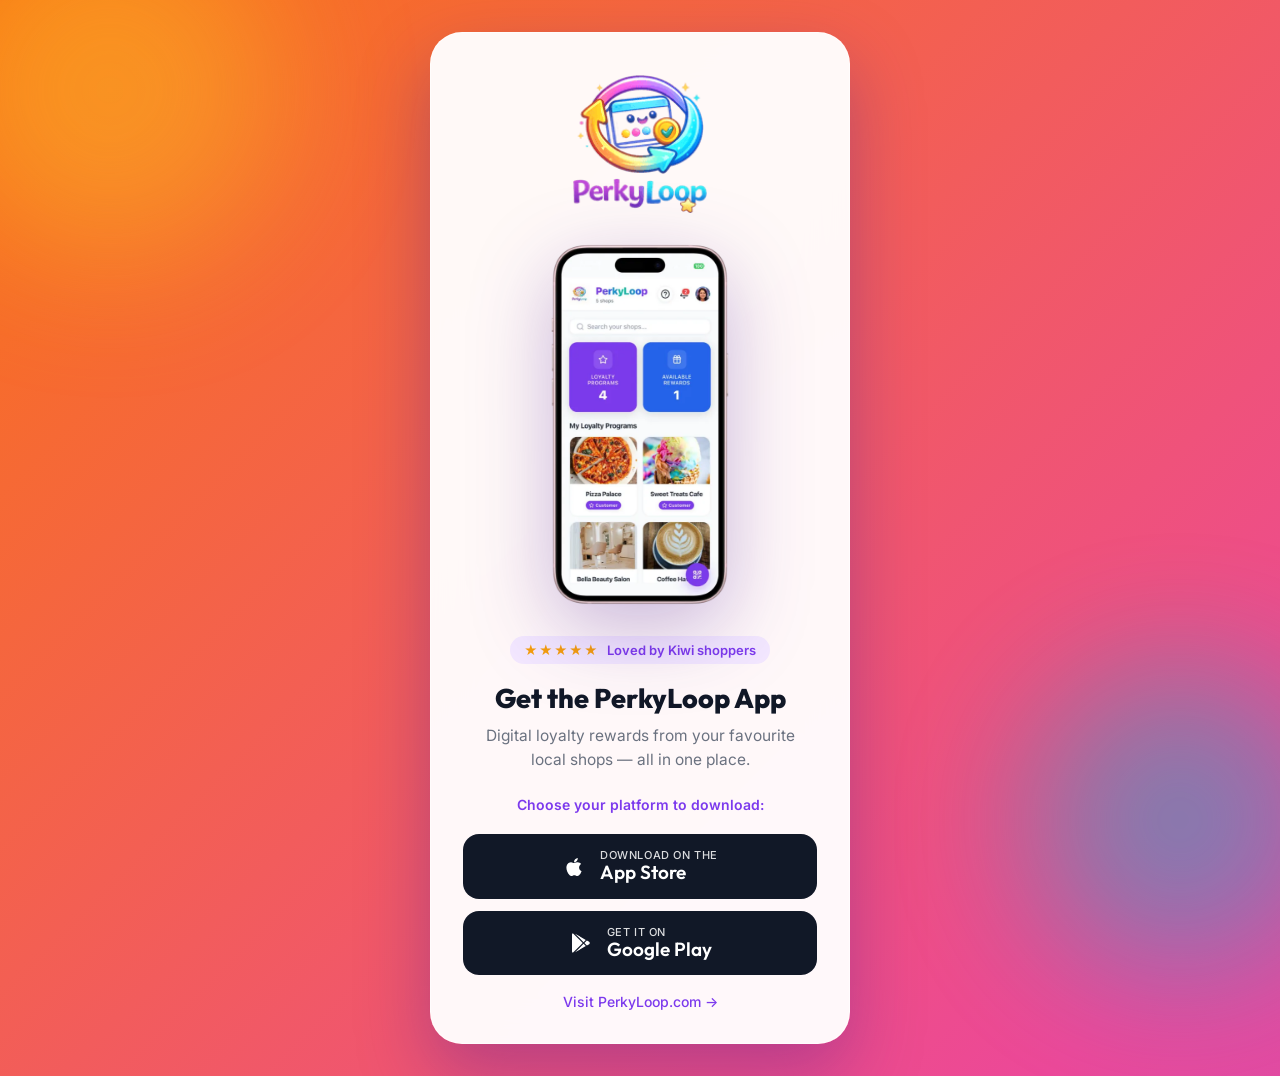
<file: download.html>
<!DOCTYPE html>
<html lang="en">

<head>
    <meta charset="UTF-8">
    <meta name="viewport" content="width=device-width, initial-scale=1.0">
    <meta name="description"
        content="Download the PerkyLoop app. Automatically sends you to the App Store or Google Play for your device.">
    <meta name="robots" content="noindex">
    <title>Download PerkyLoop</title>
    <meta name="theme-color" content="#8b5cf6">

    <!-- Favicon -->
    <link rel="icon" type="image/png" href="images/favicon.png">
    <link rel="apple-touch-icon" href="images/apple-touch-icon.png">

    <!-- Google Fonts -->
    <link rel="preconnect" href="https://fonts.googleapis.com">
    <link rel="preconnect" href="https://fonts.gstatic.com" crossorigin>
    <link
        href="https://fonts.googleapis.com/css2?family=Inter:wght@300;400;500;600;700;800&family=Outfit:wght@300;400;500;600;700;800&display=swap"
        rel="stylesheet">

    <style>
        :root {
            --primary: #8b5cf6;
            --primary-dark: #7c3aed;
            --font-family: 'Inter', -apple-system, BlinkMacSystemFont, 'Segoe UI', sans-serif;
            --font-heading: 'Outfit', -apple-system, BlinkMacSystemFont, 'Segoe UI', sans-serif;
        }

        * {
            margin: 0;
            padding: 0;
            box-sizing: border-box;
        }

        html,
        body {
            min-height: 100%;
        }

        body {
            font-family: var(--font-family);
            min-height: 100vh;
            display: flex;
            align-items: center;
            justify-content: center;
            padding: 32px 20px;
            color: #1f2937;
            background: linear-gradient(135deg, #f97316 0%, #ec4899 45%, #8b5cf6 100%);
            background-size: 200% 200%;
            animation: gradientShift 14s ease infinite;
            position: relative;
            overflow-x: hidden;
        }

        @keyframes gradientShift {
            0% {
                background-position: 0% 50%;
            }

            50% {
                background-position: 100% 50%;
            }

            100% {
                background-position: 0% 50%;
            }
        }

        /* Decorative floating blobs */
        .blob {
            position: fixed;
            border-radius: 50%;
            filter: blur(70px);
            opacity: 0.45;
            z-index: 0;
            pointer-events: none;
        }

        .blob-1 {
            width: 340px;
            height: 340px;
            background: #fbbf24;
            top: -80px;
            left: -60px;
            animation: float1 12s ease-in-out infinite;
        }

        .blob-2 {
            width: 300px;
            height: 300px;
            background: #06b6d4;
            bottom: -70px;
            right: -50px;
            animation: float2 15s ease-in-out infinite;
        }

        @keyframes float1 {

            0%,
            100% {
                transform: translate(0, 0);
            }

            50% {
                transform: translate(30px, 40px);
            }
        }

        @keyframes float2 {

            0%,
            100% {
                transform: translate(0, 0);
            }

            50% {
                transform: translate(-40px, -30px);
            }
        }

        .card {
            position: relative;
            z-index: 1;
            width: 100%;
            max-width: 420px;
            background: rgba(255, 255, 255, 0.96);
            backdrop-filter: blur(20px);
            -webkit-backdrop-filter: blur(20px);
            border: 1px solid rgba(255, 255, 255, 0.6);
            border-radius: 32px;
            padding: 36px 32px 32px;
            box-shadow: 0 30px 70px rgba(76, 29, 149, 0.35);
            text-align: center;
            animation: rise 0.6s cubic-bezier(0.16, 1, 0.3, 1) both;
        }

        @keyframes rise {
            from {
                opacity: 0;
                transform: translateY(24px);
            }

            to {
                opacity: 1;
                transform: translateY(0);
            }
        }

        /* Logo lockup — displayed at natural aspect ratio, no cropping */
        .logo {
            display: block;
            width: 148px;
            height: auto;
            margin: 0 auto 20px;
        }

        /* Phone mockup hero */
        .phone {
            display: block;
            width: 190px;
            height: auto;
            margin: 0 auto 24px;
            filter: drop-shadow(0 24px 40px rgba(76, 29, 149, 0.3));
            animation: floatPhone 5s ease-in-out infinite;
        }

        @keyframes floatPhone {

            0%,
            100% {
                transform: translateY(0);
            }

            50% {
                transform: translateY(-10px);
            }
        }

        .rating {
            display: inline-flex;
            align-items: center;
            gap: 8px;
            background: #f3e8ff;
            color: var(--primary-dark);
            font-size: 13px;
            font-weight: 600;
            padding: 6px 14px;
            border-radius: 999px;
            margin-bottom: 18px;
        }

        .rating .stars {
            color: #f59e0b;
            letter-spacing: 1px;
        }

        h1 {
            font-family: var(--font-heading);
            font-size: 27px;
            font-weight: 800;
            line-height: 1.2;
            color: #111827;
            margin-bottom: 10px;
        }

        p.subtitle {
            font-size: 15.5px;
            color: #6b7280;
            line-height: 1.55;
            margin-bottom: 24px;
            padding: 0 4px;
        }

        .status {
            font-size: 14px;
            font-weight: 600;
            color: var(--primary-dark);
            min-height: 20px;
            margin-bottom: 18px;
        }

        .spinner {
            display: inline-block;
            width: 16px;
            height: 16px;
            border: 2.5px solid rgba(124, 58, 237, 0.25);
            border-top-color: var(--primary-dark);
            border-radius: 50%;
            animation: spin 0.7s linear infinite;
            vertical-align: middle;
            margin-right: 8px;
        }

        @keyframes spin {
            to {
                transform: rotate(360deg);
            }
        }

        .buttons {
            display: flex;
            flex-direction: column;
            gap: 12px;
        }

        .store-button {
            display: flex;
            align-items: center;
            justify-content: center;
            gap: 14px;
            padding: 15px 22px;
            border-radius: 16px;
            background: #111827;
            color: #fff;
            text-decoration: none;
            transition: transform 0.18s ease, box-shadow 0.18s ease, background 0.18s ease;
        }

        .store-button:hover {
            transform: translateY(-3px);
            box-shadow: 0 14px 28px rgba(17, 24, 39, 0.35);
        }

        .store-button:active {
            transform: translateY(-1px);
        }

        .store-button svg {
            flex-shrink: 0;
        }

        .store-text {
            text-align: left;
            line-height: 1.15;
        }

        .store-label {
            font-size: 11px;
            opacity: 0.85;
            text-transform: uppercase;
            letter-spacing: 0.6px;
            font-weight: 500;
        }

        .store-name {
            font-size: 19px;
            font-weight: 600;
            font-family: var(--font-heading);
        }

        /* Highlight the recommended store for the detected device */
        .store-button.highlight {
            background: linear-gradient(135deg, #7c3aed 0%, #8b5cf6 100%);
            box-shadow: 0 12px 26px rgba(124, 58, 237, 0.45);
        }

        .store-button.dimmed {
            background: #1f2937;
            opacity: 0.55;
        }

        .divider {
            display: flex;
            align-items: center;
            gap: 12px;
            color: #9ca3af;
            font-size: 12px;
            font-weight: 500;
            text-transform: uppercase;
            letter-spacing: 0.5px;
            margin: 20px 0 4px;
        }

        .divider::before,
        .divider::after {
            content: "";
            flex: 1;
            height: 1px;
            background: #e5e7eb;
        }

        .home-link {
            display: inline-block;
            margin-top: 18px;
            font-size: 14px;
            font-weight: 500;
            color: var(--primary-dark);
            text-decoration: none;
        }

        .home-link:hover {
            text-decoration: underline;
        }

        @media (max-width: 400px) {
            .card {
                padding: 30px 22px 26px;
            }

            h1 {
                font-size: 24px;
            }

            .phone {
                width: 168px;
            }
        }
    </style>
</head>

<body>
    <div class="blob blob-1"></div>
    <div class="blob blob-2"></div>

    <main class="card">
        <img src="images/icon.png" alt="PerkyLoop" class="logo" width="148" height="148" decoding="async">
        <picture>
            <source srcset="images/front.webp" type="image/webp">
            <img src="images/front.png" alt="PerkyLoop app preview" class="phone" width="456" height="900"
                loading="lazy" decoding="async">
        </picture>

        <div class="rating">
            <span class="stars">★★★★★</span>
            <span>Loved by Kiwi shoppers</span>
        </div>

        <h1>Get the PerkyLoop App</h1>
        <p class="subtitle">Digital loyalty rewards from your favourite local shops — all in one place.</p>

        <div class="status" id="status"></div>

        <div class="buttons" id="buttons">
            <a href="https://apps.apple.com/nz/app/perkyloop/id6760283390" class="store-button" data-store="apple"
                target="_blank" rel="noopener noreferrer">
                <svg width="24" height="24" viewBox="0 0 24 24" fill="currentColor" aria-hidden="true">
                    <path
                        d="M17.05 20.28c-.98.95-2.05.8-3.08.35-1.09-.46-2.09-.48-3.24 0-1.44.62-2.2.44-3.06-.35C2.79 15.25 3.51 7.59 9.05 7.31c1.35.07 2.29.74 3.08.8 1.18-.24 2.31-.93 3.57-.84 1.51.12 2.65.72 3.4 1.8-3.12 1.87-2.38 5.98.48 7.13-.57 1.5-1.31 2.99-2.54 4.09l.01-.01zM12.03 7.25c-.15-2.23 1.66-4.07 3.74-4.25.29 2.58-2.34 4.5-3.74 4.25z" />
                </svg>
                <div class="store-text">
                    <div class="store-label">Download on the</div>
                    <div class="store-name">App Store</div>
                </div>
            </a>
            <a href="https://play.google.com/store/apps/details?id=nz.co.koungasolutions.perkyloop" class="store-button"
                data-store="google" target="_blank" rel="noopener noreferrer">
                <svg width="24" height="24" viewBox="0 0 24 24" fill="currentColor" aria-hidden="true">
                    <path
                        d="M3,20.5V3.5C3,2.91 3.34,2.39 3.84,2.15L13.69,12L3.84,21.85C3.34,21.6 3,21.09 3,20.5M16.81,15.12L6.05,21.34L14.54,12.85L16.81,15.12M20.16,10.81C20.5,11.08 20.75,11.5 20.75,12C20.75,12.5 20.53,12.9 20.18,13.18L17.89,14.5L15.39,12L17.89,9.5L20.16,10.81M6.05,2.66L16.81,8.88L14.54,11.15L6.05,2.66Z" />
                </svg>
                <div class="store-text">
                    <div class="store-label">Get it on</div>
                    <div class="store-name">Google Play</div>
                </div>
            </a>
        </div>

        <a href="index.html" class="home-link">Visit PerkyLoop.com →</a>
    </main>

    <script>
        (function () {
            var APP_STORE_URL = 'https://apps.apple.com/nz/app/perkyloop/id6760283390';
            var PLAY_STORE_URL = 'https://play.google.com/store/apps/details?id=nz.co.koungasolutions.perkyloop';

            var ua = navigator.userAgent || navigator.vendor || window.opera || '';
            var statusEl = document.getElementById('status');
            var appleBtn = document.querySelector('.store-button[data-store="apple"]');
            var googleBtn = document.querySelector('.store-button[data-store="google"]');

            // Detect iOS (including iPadOS which reports as Mac with touch support).
            var isIOS = /iPad|iPhone|iPod/.test(ua) ||
                (navigator.platform === 'MacIntel' && navigator.maxTouchPoints > 1);
            var isAndroid = /android/i.test(ua);

            function showRedirecting(storeName) {
                statusEl.innerHTML = '<span class="spinner"></span>Taking you to the ' + storeName + '\u2026';
            }

            if (isAndroid) {
                googleBtn.classList.add('highlight');
                appleBtn.classList.add('dimmed');
                showRedirecting('Google Play Store');
                window.location.replace(PLAY_STORE_URL);
            } else if (isIOS) {
                appleBtn.classList.add('highlight');
                googleBtn.classList.add('dimmed');
                showRedirecting('App Store');
                window.location.replace(APP_STORE_URL);
            } else {
                statusEl.textContent = 'Choose your platform to download:';
            }
        })();
    </script>
</body>

</html>
</file>
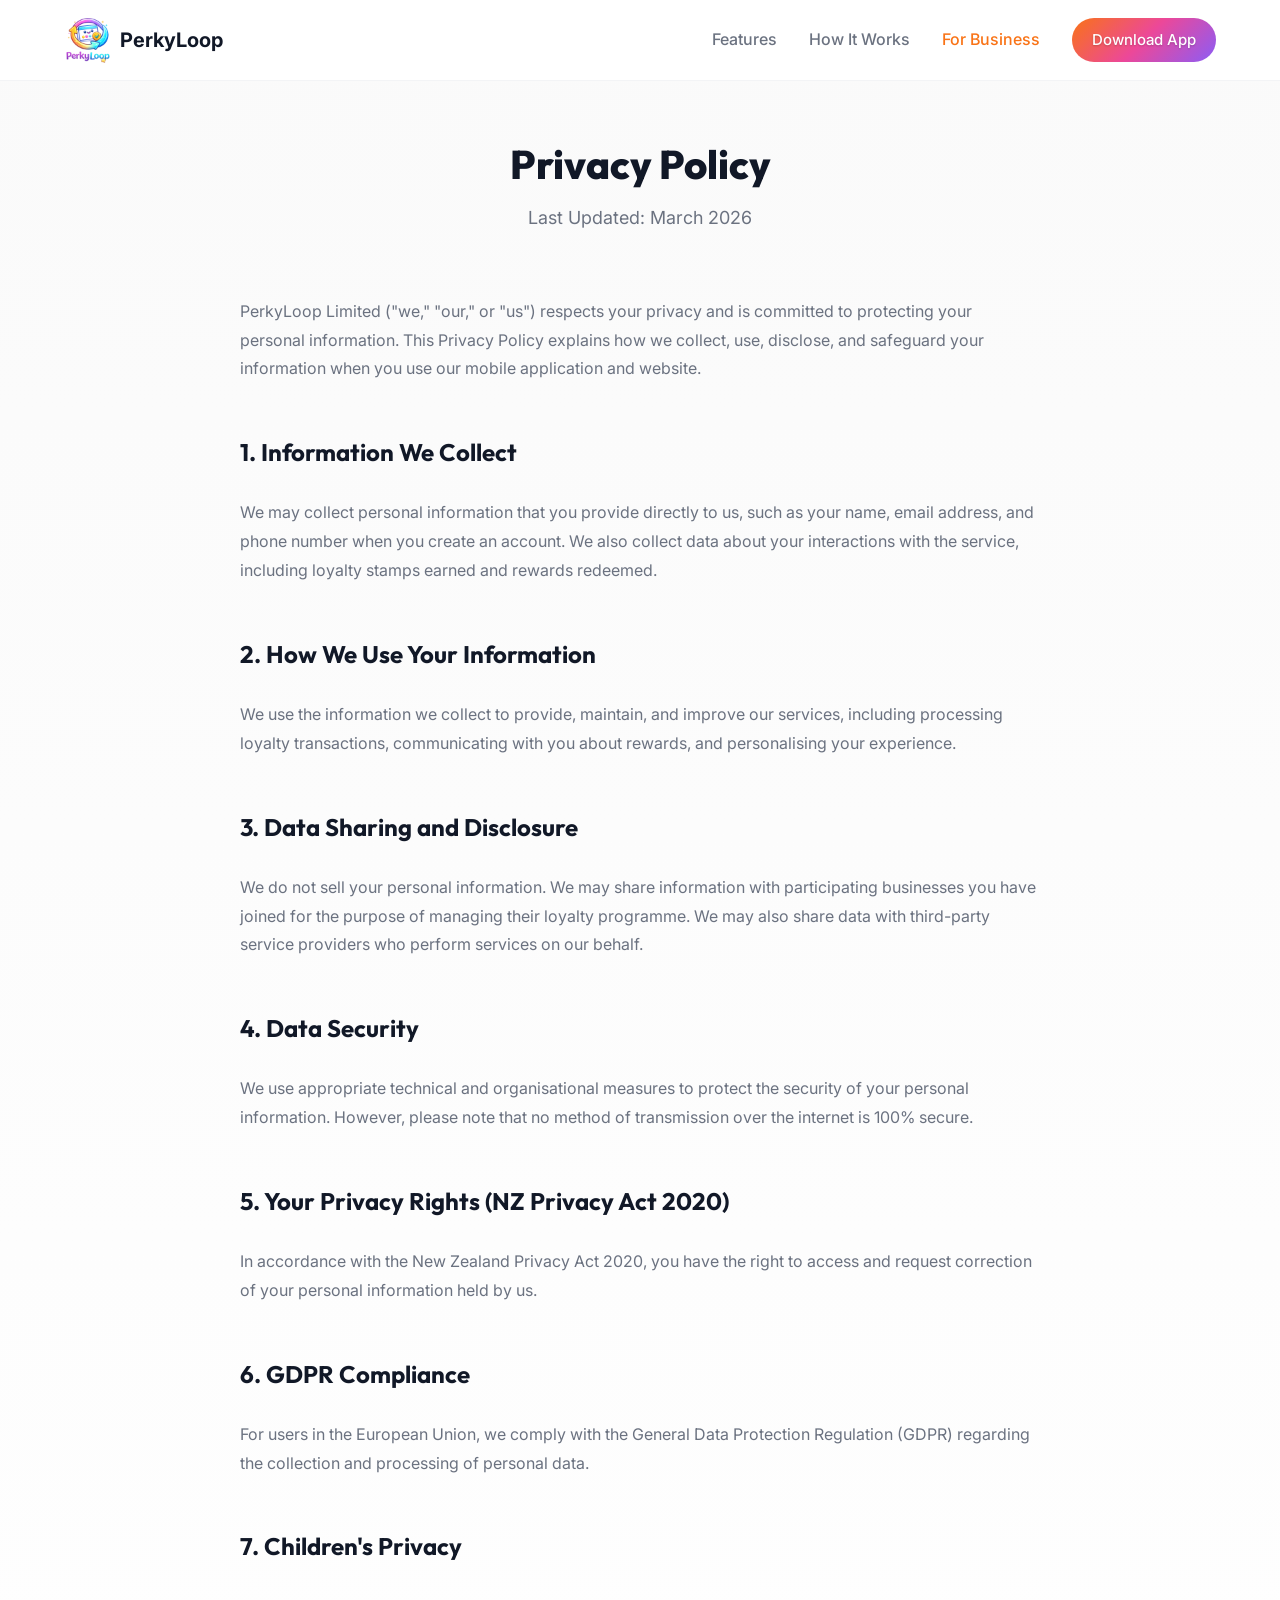
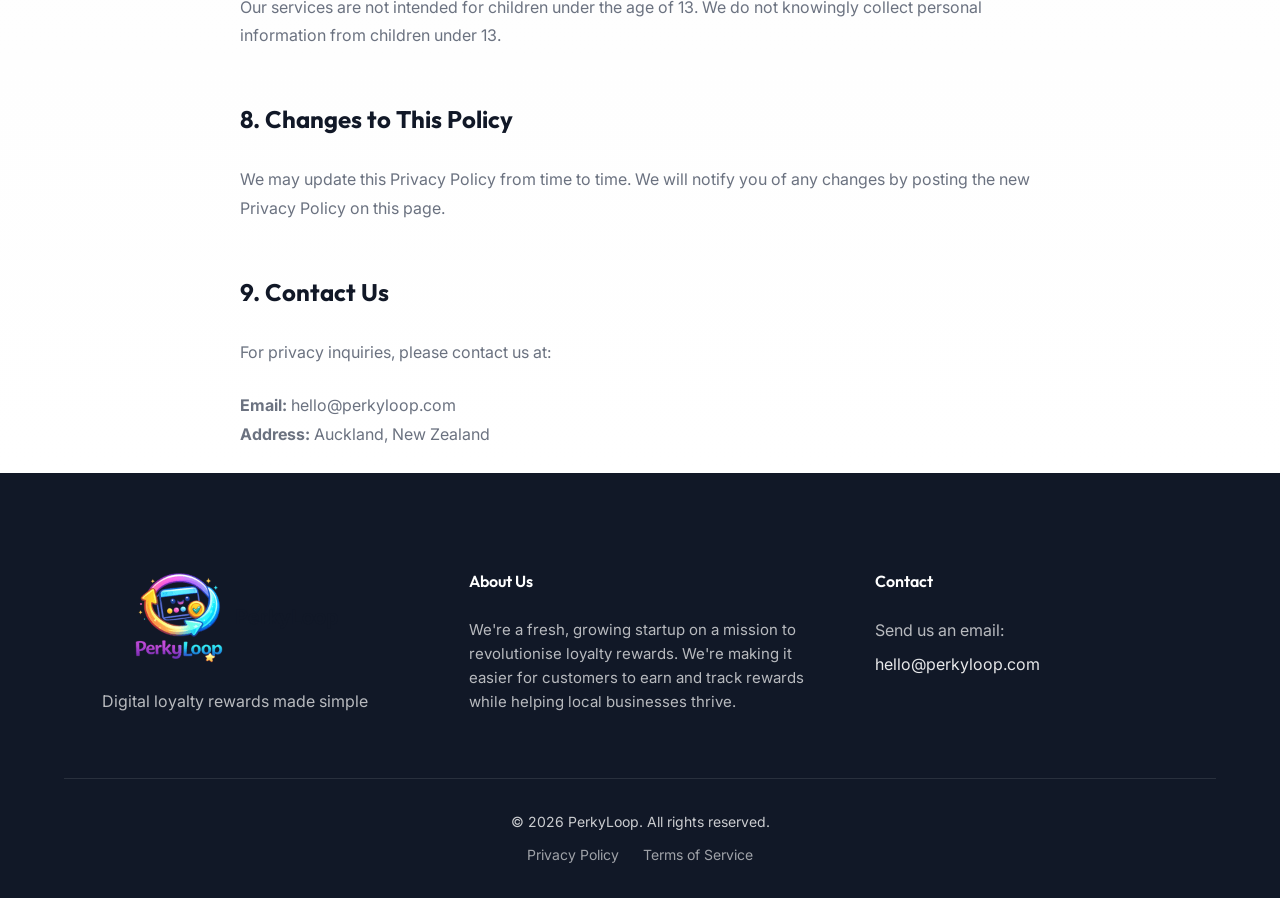
<file: privacy.html>
<!DOCTYPE html>
<html lang="en">

<head>
    <meta charset="UTF-8">
    <meta name="viewport" content="width=device-width, initial-scale=1.0">
    <meta name="description"
        content="PerkyLoop - Privacy Policy. Learn how we collect, use, and protect your personal information.">
    <title>Privacy Policy - PerkyLoop</title>
    <link rel="canonical" href="https://perkyloop.com/privacy.html">
    <meta name="theme-color" content="#8b5cf6">

    <!-- Open Graph -->
    <meta property="og:type" content="website">
    <meta property="og:site_name" content="PerkyLoop">
    <meta property="og:url" content="https://perkyloop.com/privacy.html">
    <meta property="og:title" content="Privacy Policy - PerkyLoop">
    <meta property="og:description"
        content="Learn how PerkyLoop collects, uses, and protects your personal information.">
    <meta property="og:image" content="https://perkyloop.com/images/og-image.png">
    <meta name="twitter:card" content="summary_large_image">
    <meta name="twitter:image" content="https://perkyloop.com/images/og-image.png">

    <!-- Favicon -->
    <link rel="icon" type="image/png" href="images/favicon.png">
    <link rel="apple-touch-icon" href="images/apple-touch-icon.png">

    <!-- Google Fonts -->
    <link rel="preconnect" href="https://fonts.googleapis.com">
    <link rel="preconnect" href="https://fonts.gstatic.com" crossorigin>
    <link
        href="https://fonts.googleapis.com/css2?family=Inter:wght@300;400;500;600;700;800&family=Outfit:wght@300;400;500;600;700;800&display=swap"
        rel="stylesheet">

    <!-- Stylesheet -->
    <link rel="stylesheet" href="styles.css">
    <style>
        .legal-hero {
            position: relative;
            padding-top: 140px;
            padding-bottom: var(--spacing-4xl);
            overflow: hidden;
            background: linear-gradient(180deg, #fafafa 0%, #ffffff 100%);
        }

        .legal-content {
            position: relative;
            z-index: 10;
            max-width: 800px;
            margin: 0 auto;
        }

        .legal-header {
            margin-bottom: var(--spacing-2xl);
            text-align: center;
        }

        .legal-body {
            line-height: 1.8;
            color: var(--text-secondary);
        }

        .legal-body h2 {
            color: var(--text-primary);
            margin-top: var(--spacing-xl);
            margin-bottom: var(--spacing-md);
            font-size: 1.5rem;
        }

        .legal-body p {
            margin-bottom: var(--spacing-md);
        }

        .legal-body ul {
            margin-bottom: var(--spacing-md);
            padding-left: var(--spacing-lg);
        }

        .legal-body li {
            margin-bottom: var(--spacing-xs);
        }
    </style>
</head>

<body>
    <!-- Navigation -->
    <nav class="navbar">
        <div class="container">
            <div class="nav-content">
                <a href="index.html" class="logo">
                    <img src="images/icon.png" alt="PerkyLoop" class="logo-icon" width="48" height="48"
                        decoding="async">
                    <span class="logo-text">PerkyLoop</span>
                </a>
                <div class="nav-links">
                    <a href="index.html#features">Features</a>
                    <a href="index.html#how-it-works">How It Works</a>
                    <a href="business.html" class="nav-link-business">For Business</a>
                    <a href="index.html#download" class="btn-nav">Download App</a>
                </div>
                <button class="mobile-menu-toggle" aria-label="Toggle menu">
                    <span></span>
                    <span></span>
                    <span></span>
                </button>
            </div>
        </div>
    </nav>

    <!-- Mobile Menu -->
    <div class="mobile-menu">
        <a href="index.html#features">Features</a>
        <a href="index.html#how-it-works">How It Works</a>
        <a href="business.html">For Business</a>
        <a href="index.html#download" class="btn-mobile-menu">Download App</a>
    </div>

    <main>
        <section class="legal-hero">
            <div class="hero-gradient"></div>
            <div class="container">
                <article class="legal-content">
                    <header class="legal-header">
                        <h1 class="section-title">Privacy Policy</h1>
                        <p class="section-subtitle">Last Updated: March 2026</p>
                    </header>

                    <div class="legal-body">
                        <p>PerkyLoop Limited ("we," "our," or "us") respects your privacy and is committed to protecting
                            your personal information. This Privacy Policy explains how we collect, use, disclose, and
                            safeguard your information when you use our mobile application and website.</p>

                        <h2>1. Information We Collect</h2>
                        <p>We may collect personal information that you provide directly to us, such as your name, email
                            address, and phone number when you create an account. We also collect data about your
                            interactions with the service, including loyalty stamps earned and rewards redeemed.</p>

                        <h2>2. How We Use Your Information</h2>
                        <p>We use the information we collect to provide, maintain, and improve our services, including
                            processing loyalty transactions, communicating with you about rewards, and personalising
                            your experience.</p>

                        <h2>3. Data Sharing and Disclosure</h2>
                        <p>We do not sell your personal information. We may share information with participating
                            businesses you have joined for the purpose of managing their loyalty programme. We may also
                            share data with third-party service providers who perform services on our behalf.</p>

                        <h2>4. Data Security</h2>
                        <p>We use appropriate technical and organisational measures to protect the security of your
                            personal information. However, please note that no method of transmission over the internet
                            is 100% secure.</p>

                        <h2>5. Your Privacy Rights (NZ Privacy Act 2020)</h2>
                        <p>In accordance with the New Zealand Privacy Act 2020, you have the right to access and request
                            correction of your personal information held by us.</p>

                        <h2>6. GDPR Compliance</h2>
                        <p>For users in the European Union, we comply with the General Data Protection Regulation (GDPR)
                            regarding the collection and processing of personal data.</p>

                        <h2>7. Children's Privacy</h2>
                        <p>Our services are not intended for children under the age of 13. We do not knowingly collect
                            personal information from children under 13.</p>

                        <h2>8. Changes to This Policy</h2>
                        <p>We may update this Privacy Policy from time to time. We will notify you of any changes by
                            posting the new Privacy Policy on this page.</p>

                        <h2>9. Contact Us</h2>
                        <p>For privacy inquiries, please contact us at:</p>
                        <p><strong>Email:</strong> hello@perkyloop.com<br>
                            <strong>Address:</strong> Auckland, New Zealand
                        </p>
                    </div>
                </article>
            </div>
        </section>
    </main>

    <!-- Footer -->
    <footer class="footer">
        <div class="container">
            <div class="footer-content">
                <div class="footer-section">
                    <a href="index.html" class="logo">
                        <img src="images/icon.png" alt="PerkyLoop" class="logo-icon" width="96" height="96"
                            loading="lazy" decoding="async">
                        <span class="logo-text">PerkyLoop</span>
                    </a>
                    <p class="footer-tagline">Digital loyalty rewards made simple</p>
                </div>

                <div class="footer-section">
                    <h4>About Us</h4>
                    <p class="footer-about">We're a fresh, growing startup on a mission to revolutionise loyalty
                        rewards. We're making it easier for customers to earn and track rewards while helping local
                        businesses thrive.</p>
                </div>

                <div class="footer-section">
                    <h4>Contact</h4>
                    <p style="color: rgba(255, 255, 255, 0.7); margin-bottom: 8px;">Send us an email:</p>
                    <p class="footer-contact">
                        <a href="mailto:hello@perkyloop.com">hello@perkyloop.com</a>
                    </p>
                </div>
            </div>
            <div class="footer-bottom">
                <p>&copy; 2026 PerkyLoop. All rights reserved.</p>
                <div style="margin-top: 10px;">
                    <a href="privacy.html" style="color: rgba(255,255,255,0.6); margin: 0 10px;">Privacy Policy</a>
                    <a href="terms.html" style="color: rgba(255,255,255,0.6); margin: 0 10px;">Terms of Service</a>
                </div>
            </div>
        </div>
    </footer>

    <!-- JavaScript -->
    <script src="script.js" defer></script>
</body>

</html>
</file>
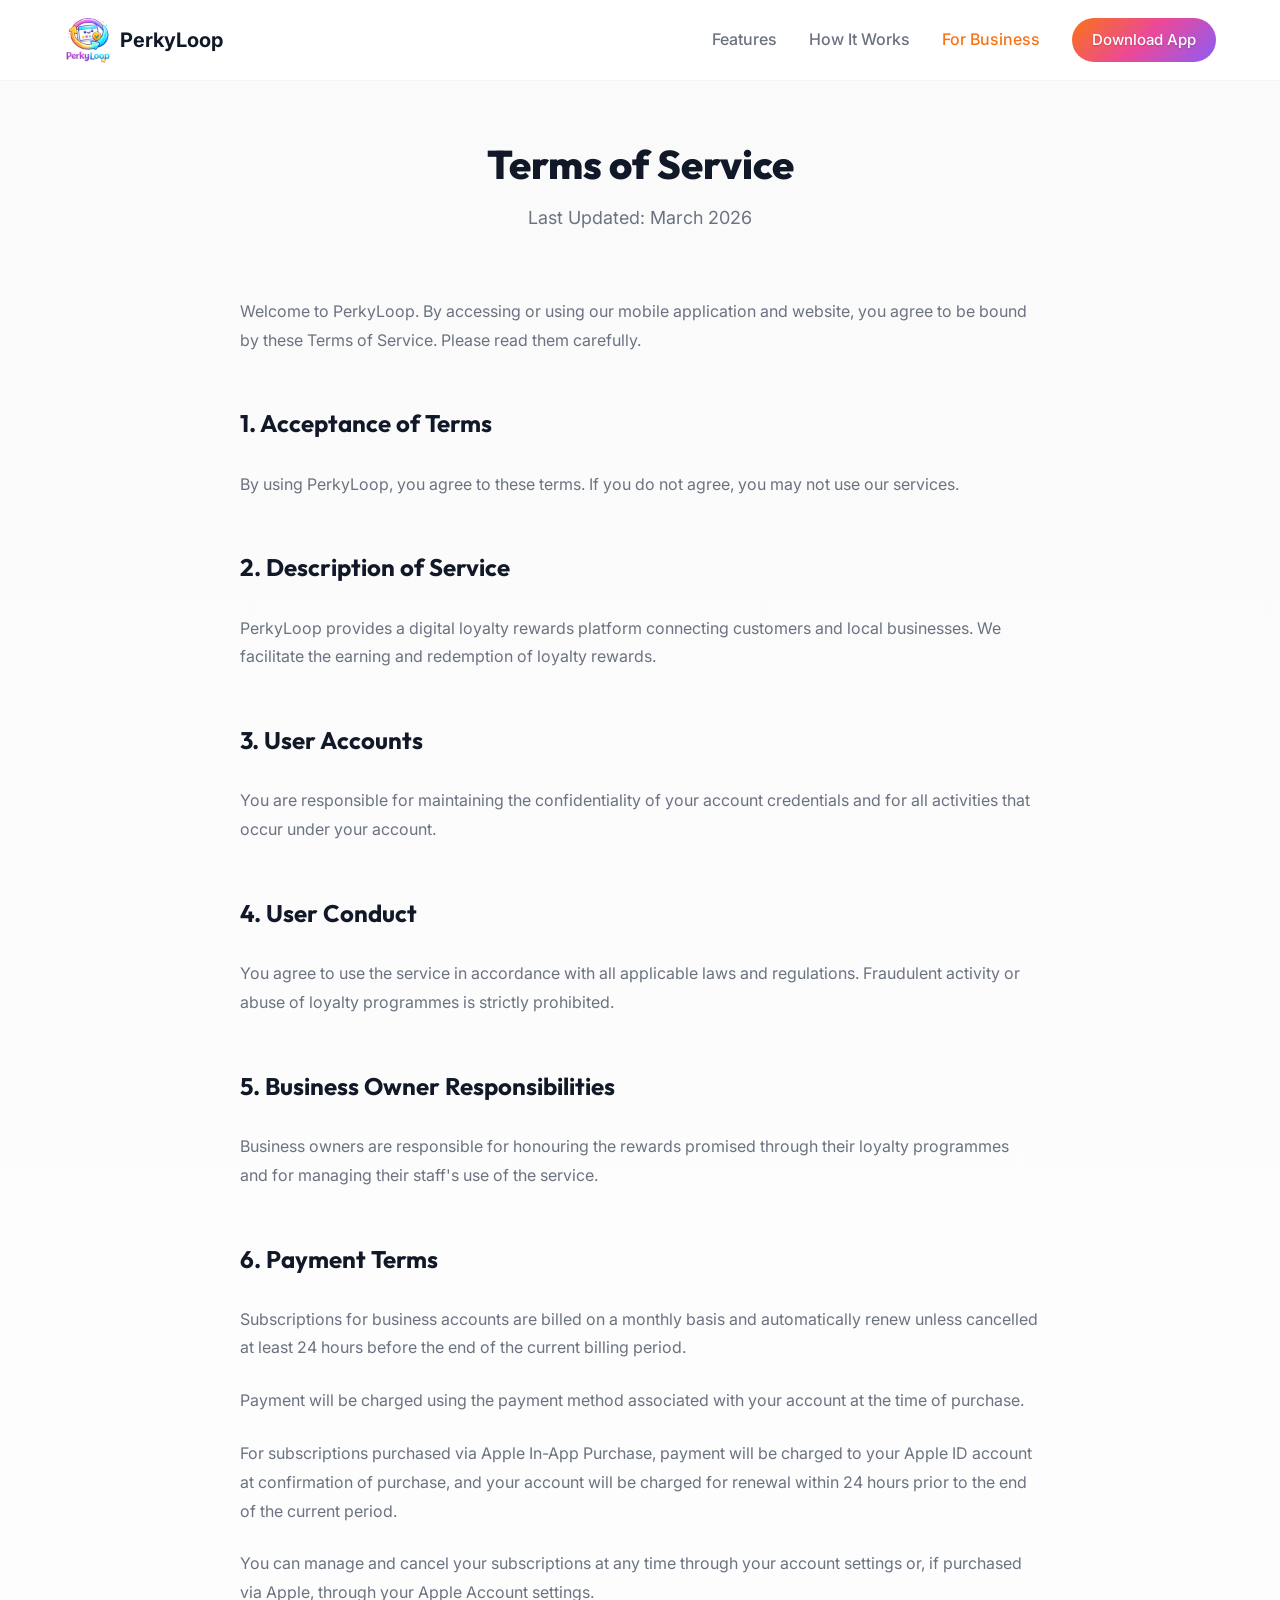
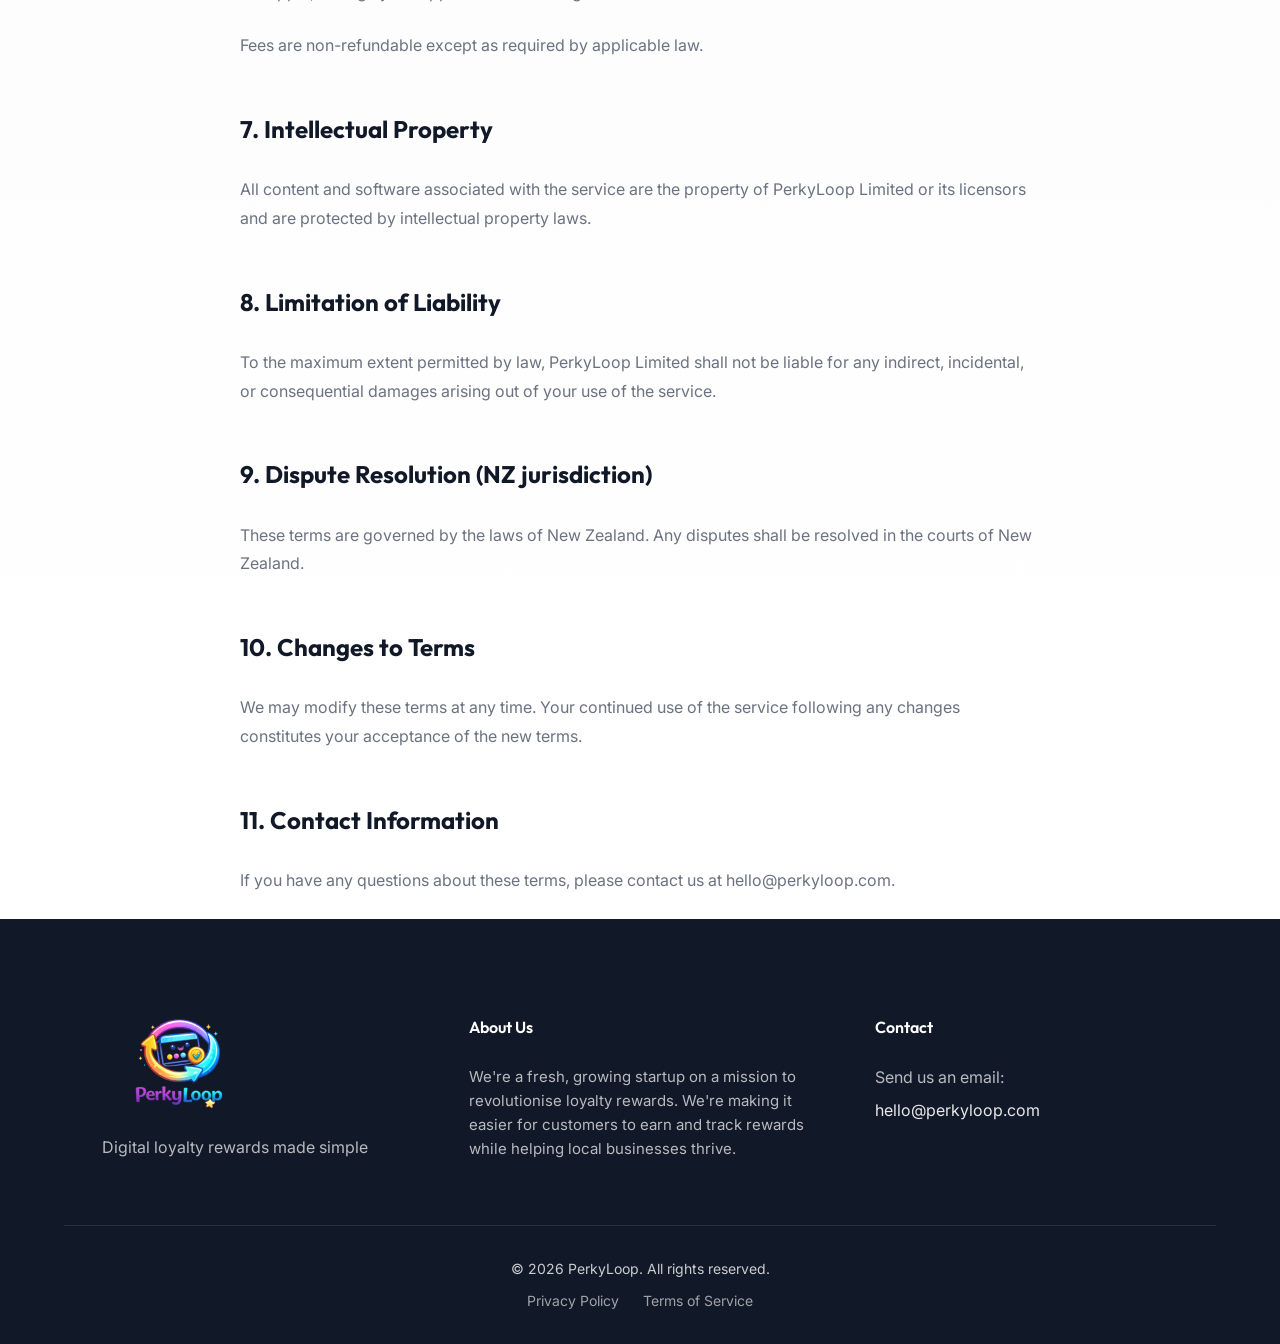
<file: terms.html>
<!DOCTYPE html>
<html lang="en">

<head>
    <meta charset="UTF-8">
    <meta name="viewport" content="width=device-width, initial-scale=1.0">
    <meta name="description"
        content="PerkyLoop - Terms of Service. Please read our terms carefully before using our services.">
    <title>Terms of Service - PerkyLoop</title>
    <link rel="canonical" href="https://perkyloop.com/terms.html">
    <meta name="theme-color" content="#8b5cf6">

    <!-- Open Graph -->
    <meta property="og:type" content="website">
    <meta property="og:site_name" content="PerkyLoop">
    <meta property="og:url" content="https://perkyloop.com/terms.html">
    <meta property="og:title" content="Terms of Service - PerkyLoop">
    <meta property="og:description" content="Please read our terms carefully before using PerkyLoop services.">
    <meta property="og:image" content="https://perkyloop.com/images/og-image.png">
    <meta name="twitter:card" content="summary_large_image">
    <meta name="twitter:image" content="https://perkyloop.com/images/og-image.png">

    <!-- Favicon -->
    <link rel="icon" type="image/png" href="images/favicon.png">
    <link rel="apple-touch-icon" href="images/apple-touch-icon.png">

    <!-- Google Fonts -->
    <link rel="preconnect" href="https://fonts.googleapis.com">
    <link rel="preconnect" href="https://fonts.gstatic.com" crossorigin>
    <link
        href="https://fonts.googleapis.com/css2?family=Inter:wght@300;400;500;600;700;800&family=Outfit:wght@300;400;500;600;700;800&display=swap"
        rel="stylesheet">

    <!-- Stylesheet -->
    <link rel="stylesheet" href="styles.css">
    <style>
        .legal-hero {
            position: relative;
            padding-top: 140px;
            padding-bottom: var(--spacing-4xl);
            overflow: hidden;
            background: linear-gradient(180deg, #fafafa 0%, #ffffff 100%);
        }

        .legal-content {
            position: relative;
            z-index: 10;
            max-width: 800px;
            margin: 0 auto;
        }

        .legal-header {
            margin-bottom: var(--spacing-2xl);
            text-align: center;
        }

        .legal-body {
            line-height: 1.8;
            color: var(--text-secondary);
        }

        .legal-body h2 {
            color: var(--text-primary);
            margin-top: var(--spacing-xl);
            margin-bottom: var(--spacing-md);
            font-size: 1.5rem;
        }

        .legal-body p {
            margin-bottom: var(--spacing-md);
        }

        .legal-body ul {
            margin-bottom: var(--spacing-md);
            padding-left: var(--spacing-lg);
        }

        .legal-body li {
            margin-bottom: var(--spacing-xs);
        }
    </style>
</head>

<body>
    <!-- Navigation -->
    <nav class="navbar">
        <div class="container">
            <div class="nav-content">
                <a href="index.html" class="logo">
                    <img src="images/icon.png" alt="PerkyLoop" class="logo-icon" width="48" height="48"
                        decoding="async">
                    <span class="logo-text">PerkyLoop</span>
                </a>
                <div class="nav-links">
                    <a href="index.html#features">Features</a>
                    <a href="index.html#how-it-works">How It Works</a>
                    <a href="business.html" class="nav-link-business">For Business</a>
                    <a href="index.html#download" class="btn-nav">Download App</a>
                </div>
                <button class="mobile-menu-toggle" aria-label="Toggle menu">
                    <span></span>
                    <span></span>
                    <span></span>
                </button>
            </div>
        </div>
    </nav>

    <!-- Mobile Menu -->
    <div class="mobile-menu">
        <a href="index.html#features">Features</a>
        <a href="index.html#how-it-works">How It Works</a>
        <a href="business.html">For Business</a>
        <a href="index.html#download" class="btn-mobile-menu">Download App</a>
    </div>

    <main>
        <section class="legal-hero">
            <div class="hero-gradient"></div>
            <div class="container">
                <article class="legal-content">
                    <header class="legal-header">
                        <h1 class="section-title">Terms of Service</h1>
                        <p class="section-subtitle">Last Updated: March 2026</p>
                    </header>

                    <div class="legal-body">
                        <p>Welcome to PerkyLoop. By accessing or using our mobile application and website, you agree to
                            be
                            bound by these Terms of Service. Please read them carefully.</p>

                        <h2>1. Acceptance of Terms</h2>
                        <p>By using PerkyLoop, you agree to these terms. If you do not agree, you may not use our
                            services.
                        </p>

                        <h2>2. Description of Service</h2>
                        <p>PerkyLoop provides a digital loyalty rewards platform connecting customers and local
                            businesses.
                            We facilitate the earning and redemption of loyalty rewards.</p>

                        <h2>3. User Accounts</h2>
                        <p>You are responsible for maintaining the confidentiality of your account credentials and for
                            all
                            activities that occur under your account.</p>

                        <h2>4. User Conduct</h2>
                        <p>You agree to use the service in accordance with all applicable laws and regulations.
                            Fraudulent
                            activity or abuse of loyalty programmes is strictly prohibited.</p>

                        <h2>5. Business Owner Responsibilities</h2>
                        <p>Business owners are responsible for honouring the rewards promised through their loyalty
                            programmes and for managing their staff's use of the service.</p>

                        <h2>6. Payment Terms</h2>
                        <p>Subscriptions for business accounts are billed on a monthly basis and automatically renew
                            unless
                            cancelled at least 24 hours before the end of the current billing period.</p>
                        <p>Payment will be charged using the payment method associated with your account at the time of
                            purchase.</p>
                        <p>For subscriptions purchased via Apple In-App Purchase, payment will be charged to your Apple
                            ID
                            account at confirmation of purchase, and your account will be charged for renewal within 24
                            hours prior to the end of the current period.</p>
                        <p>You can manage and cancel your subscriptions at any time through your account settings or, if
                            purchased via Apple, through your Apple Account settings.</p>
                        <p>Fees are non-refundable except as required by applicable law.</p>

                        <h2>7. Intellectual Property</h2>
                        <p>All content and software associated with the service are the property of PerkyLoop Limited or
                            its
                            licensors and are protected by intellectual property laws.</p>

                        <h2>8. Limitation of Liability</h2>
                        <p>To the maximum extent permitted by law, PerkyLoop Limited shall not be liable for any
                            indirect,
                            incidental, or consequential damages arising out of your use of the service.</p>

                        <h2>9. Dispute Resolution (NZ jurisdiction)</h2>
                        <p>These terms are governed by the laws of New Zealand. Any disputes shall be resolved in the
                            courts
                            of New Zealand.</p>

                        <h2>10. Changes to Terms</h2>
                        <p>We may modify these terms at any time. Your continued use of the service following any
                            changes
                            constitutes your acceptance of the new terms.</p>

                        <h2>11. Contact Information</h2>
                        <p>If you have any questions about these terms, please contact us at hello@perkyloop.com.</p>
                    </div>
                </article>
            </div>
        </section>
    </main>

    <!-- Footer -->
    <footer class="footer">
        <div class="container">
            <div class="footer-content">
                <div class="footer-section">
                    <a href="index.html" class="logo">
                        <img src="images/icon.png" alt="PerkyLoop" class="logo-icon" width="96" height="96"
                            loading="lazy" decoding="async">
                        <span class="logo-text">PerkyLoop</span>
                    </a>
                    <p class="footer-tagline">Digital loyalty rewards made simple</p>
                </div>

                <div class="footer-section">
                    <h4>About Us</h4>
                    <p class="footer-about">We're a fresh, growing startup on a mission to revolutionise loyalty
                        rewards. We're making it easier for customers to earn and track rewards while helping local
                        businesses thrive.</p>
                </div>

                <div class="footer-section">
                    <h4>Contact</h4>
                    <p style="color: rgba(255, 255, 255, 0.7); margin-bottom: 8px;">Send us an email:</p>
                    <p class="footer-contact">
                        <a href="mailto:hello@perkyloop.com">hello@perkyloop.com</a>
                    </p>
                </div>
            </div>
            <div class="footer-bottom">
                <p>&copy; 2026 PerkyLoop. All rights reserved.</p>
                <div style="margin-top: 10px;">
                    <a href="privacy.html" style="color: rgba(255,255,255,0.6); margin: 0 10px;">Privacy Policy</a>
                    <a href="terms.html" style="color: rgba(255,255,255,0.6); margin: 0 10px;">Terms of Service</a>
                </div>
            </div>
        </div>
    </footer>

    <!-- JavaScript -->
    <script src="script.js" defer></script>
</body>

</html>
</file>
<file: styles.css>
/* PerkyLoop Website Styles */

/* ===== CSS Variables ===== */
:root {
    /* Primary Colors */
    --primary: #8b5cf6;
    --primary-dark: #7c3aed;
    --primary-pale: #f3e8ff;

    /* Secondary Colors */
    --secondary: #6366f1;
    --secondary-dark: #4f46e5;

    /* Brand Gradients */
    --gradient-sunset: linear-gradient(135deg, #f97316 0%, #ec4899 50%, #8b5cf6 100%);
    --gradient-ocean: linear-gradient(135deg, #06b6d4 0%, #3b82f6 50%, #8b5cf6 100%);
    --gradient-forest: linear-gradient(135deg, #10b981 0%, #059669 50%, #047857 100%);
    --gradient-fire: linear-gradient(135deg, #f59e0b 0%, #ef4444 50%, #dc2626 100%);
    --gradient-business: linear-gradient(135deg, #f97316 0%, #fb923c 100%);

    /* UI Colors */
    --surface: #ffffff;
    --surface-elevated: #fafafa;
    --background: #f9fafb;

    /* Text Colors */
    --text-primary: #111827;
    --text-secondary: #6b7280;
    --text-tertiary: #9ca3af;

    /* Borders */
    --border: #e5e7eb;
    --border-light: #f3f4f6;

    /* Status Colors */
    --success: #10b981;
    --warning: #f59e0b;
    --error: #ef4444;
    --info: #3b82f6;

    /* Feature Colors */
    --purple: #8b5cf6;
    --orange: #f97316;
    --teal: #14b8a6;
    --blue: #3b82f6;
    --green: #10b981;
    --pink: #ec4899;

    /* Typography */
    --font-family: 'Inter', -apple-system, BlinkMacSystemFont, 'Segoe UI', sans-serif;
    --font-heading: 'Outfit', -apple-system, BlinkMacSystemFont, 'Segoe UI', sans-serif;

    /* Font Weights */
    --font-light: 300;
    --font-regular: 400;
    --font-medium: 500;
    --font-semibold: 600;
    --font-bold: 700;
    --font-extrabold: 800;

    /* Spacing */
    --spacing-xs: 0.5rem;
    --spacing-sm: 1rem;
    --spacing-md: 1.5rem;
    --spacing-lg: 2rem;
    --spacing-xl: 3rem;
    --spacing-2xl: 4rem;
    --spacing-3xl: 6rem;

    /* Border Radius */
    --radius-sm: 0.375rem;
    --radius-md: 0.5rem;
    --radius-lg: 0.75rem;
    --radius-xl: 1rem;
    --radius-2xl: 1.5rem;
    --radius-full: 9999px;

    /* Shadows */
    --shadow-sm: 0 1px 2px 0 rgba(0, 0, 0, 0.05);
    --shadow-md: 0 4px 6px -1px rgba(0, 0, 0, 0.1);
    --shadow-lg: 0 10px 15px -3px rgba(0, 0, 0, 0.1);
    --shadow-xl: 0 20px 25px -5px rgba(0, 0, 0, 0.1);
    --shadow-2xl: 0 25px 50px -12px rgba(0, 0, 0, 0.25);

    /* Transitions */
    --transition-fast: 150ms ease;
    --transition-base: 250ms ease;
    --transition-slow: 350ms ease;
}

/* ===== Reset & Base Styles ===== */
* {
    margin: 0;
    padding: 0;
    box-sizing: border-box;
}

html {
    scroll-behavior: smooth;
}

body {
    font-family: var(--font-family);
    font-size: 16px;
    line-height: 1.6;
    color: var(--text-primary);
    background-color: var(--surface);
    -webkit-font-smoothing: antialiased;
    -moz-osx-font-smoothing: grayscale;
    overflow-x: hidden;
}

h1,
h2,
h3,
h4,
h5,
h6,
.hero-title,
.section-title,
.step-title,
.benefit-title,
.feature-title,
.pricing-plan {
    font-family: var(--font-heading);
}

img {
    max-width: 100%;
    height: auto;
}

a {
    text-decoration: none;
    color: inherit;
    transition: color var(--transition-base);
}

button {
    font-family: inherit;
    cursor: pointer;
    border: none;
    background: none;
}

/* ===== Container ===== */
.container {
    max-width: 1200px;
    margin: 0 auto;
    padding: 0 var(--spacing-md);
}

@media (max-width: 768px) {
    .container {
        padding: 0 var(--spacing-sm);
    }
}

/* ===== Navigation ===== */
.navbar {
    position: fixed;
    top: 0;
    left: 0;
    right: 0;
    background: rgba(255, 255, 255, 0.95);
    backdrop-filter: blur(10px);
    border-bottom: 1px solid var(--border-light);
    z-index: 1000;
    padding: var(--spacing-sm) 0;
}

.nav-content {
    display: flex;
    justify-content: space-between;
    align-items: center;
}

.logo {
    display: flex;
    align-items: center;
    gap: 0.5rem;
    font-weight: var(--font-bold);
    font-size: 1.25rem;
    color: var(--text-primary);
}

.logo-icon {
    height: 48px;
    width: auto;
    display: block;
}

.logo-text {
    line-height: 1;
    display: flex;
    align-items: center;
}

.nav-links {
    display: flex;
    align-items: center;
    gap: var(--spacing-lg);
}

.nav-links a {
    color: var(--text-secondary);
    font-weight: var(--font-medium);
    transition: color var(--transition-base);
}

.nav-links a:hover {
    color: var(--primary);
}

.nav-link-business {
    color: var(--orange) !important;
}

.btn-nav {
    background: var(--gradient-sunset);
    color: #ffffff !important;
    padding: 0.625rem 1.25rem;
    border-radius: var(--radius-full);
    font-weight: var(--font-bold);
    font-size: 0.9375rem;
    text-shadow: 0 1px 2px rgba(0, 0, 0, 0.2);
    transition: transform var(--transition-base), box-shadow var(--transition-base);
}

.btn-nav:hover {
    transform: translateY(-2px);
    box-shadow: var(--shadow-lg);
    color: #ffffff !important;
}

/* ===== Glassmorphism Utilities ===== */
.glass-panel {
    background: rgba(255, 255, 255, 0.7);
    backdrop-filter: blur(20px);
    -webkit-backdrop-filter: blur(20px);
    border: 1px solid rgba(255, 255, 255, 0.5);
    border-radius: var(--radius-2xl);
    box-shadow: 0 8px 32px 0 rgba(31, 38, 135, 0.07);
    overflow: hidden;
}

.glass-panel-dark {
    background: rgba(17, 24, 39, 0.7);
    backdrop-filter: blur(20px);
    -webkit-backdrop-filter: blur(20px);
    border: 1px solid rgba(255, 255, 255, 0.1);
    border-radius: var(--radius-2xl);
    box-shadow: 0 8px 32px 0 rgba(0, 0, 0, 0.3);
    color: white;
}

/* Mobile Menu Toggle */
.mobile-menu-toggle {
    display: none;
    flex-direction: column;
    gap: 4px;
    padding: 0.5rem;
}

.mobile-menu-toggle span {
    width: 24px;
    height: 2px;
    background: var(--text-primary);
    border-radius: 2px;
    transition: all var(--transition-base);
}

.mobile-menu {
    display: none;
    position: fixed;
    top: 70px;
    left: 0;
    right: 0;
    background: white;
    border-bottom: 1px solid var(--border);
    padding: var(--spacing-md);
    flex-direction: column;
    gap: var(--spacing-sm);
    z-index: 999;
}

.mobile-menu.active {
    display: flex;
}

.mobile-menu a {
    color: var(--text-secondary);
    font-weight: var(--font-medium);
    padding: 0.75rem 0;
}

.btn-mobile-menu {
    background: var(--gradient-sunset);
    color: white;
    padding: 0.75rem 1.25rem;
    border-radius: var(--radius-full);
    font-weight: var(--font-semibold);
    text-align: center;
}

@media (max-width: 768px) {
    .nav-links {
        display: none;
    }

    .mobile-menu-toggle {
        display: flex;
    }
}

/* ===== Buttons ===== */
.btn {
    display: inline-flex;
    align-items: center;
    justify-content: center;
    gap: 0.5rem;
    padding: 0.75rem 1.5rem;
    border-radius: var(--radius-full);
    font-weight: var(--font-semibold);
    font-size: 1rem;
    cursor: pointer;
    transition: all var(--transition-base);
    border: 2px solid transparent;
}

.btn-primary {
    background: var(--gradient-sunset);
    background-size: 200% 200%;
    color: white;
    box-shadow: 0 10px 30px -5px rgba(249, 115, 22, 0.4);
    position: relative;
    overflow: hidden;
    animation: gradientSlide 3s ease infinite;
}

.btn-primary::before {
    content: '';
    position: absolute;
    top: 50%;
    left: 50%;
    width: 0;
    height: 0;
    border-radius: 50%;
    background: rgba(255, 255, 255, 0.2);
    transform: translate(-50%, -50%);
    transition: width 0.6s ease, height 0.6s ease;
}

.btn-primary:hover::before {
    width: 300px;
    height: 300px;
}

.btn-primary:hover {
    transform: translateY(-3px) scale(1.02);
    box-shadow: 0 20px 40px -10px rgba(249, 115, 22, 0.5);
}

@keyframes gradientSlide {

    0%,
    100% {
        background-position: 0% 50%;
    }

    50% {
        background-position: 100% 50%;
    }
}

.btn-secondary {
    background: white;
    color: var(--primary);
    border: 2px solid var(--primary);
}

.btn-secondary:hover {
    background: var(--primary-pale);
    transform: translateY(-2px);
}

.btn-outline {
    background: transparent;
    color: var(--primary);
    border: 2px solid var(--primary);
}

.btn-outline:hover {
    background: var(--primary);
    color: white;
}

.btn-lg {
    padding: 1rem 2rem;
    font-size: 1.125rem;
}

.btn-icon {
    font-size: 1.25rem;
}

/* ===== Hero Section ===== */
.hero {
    position: relative;
    padding-top: 140px;
    padding-bottom: 120px;
    overflow: hidden;
    background: linear-gradient(180deg, #fafafa 0%, #ffffff 100%);
}

.hero-gradient {
    position: absolute;
    top: -50%;
    left: -10%;
    right: -10%;
    height: 120%;
    background: var(--gradient-sunset);
    opacity: 0.08;
    z-index: -1;
    animation: gradientShift 15s ease infinite;
    filter: blur(60px);
}

@keyframes gradientShift {

    0%,
    100% {
        transform: translate(0, 0) scale(1) rotate(0deg);
    }

    33% {
        transform: translate(5%, -5%) scale(1.1) rotate(5deg);
    }

    66% {
        transform: translate(-5%, 5%) scale(1.05) rotate(-3deg);
    }
}

/* Floating decorative elements */
.hero::before,
.hero::after {
    content: '';
    position: absolute;
    border-radius: 50%;
    filter: blur(80px);
    opacity: 0.15;
    z-index: -1;
    animation: float 20s ease-in-out infinite;
}

.hero::before {
    width: 500px;
    height: 500px;
    background: linear-gradient(135deg, #ec4899, #8b5cf6);
    top: 10%;
    left: -10%;
    animation-delay: -5s;
}

.hero::after {
    width: 400px;
    height: 400px;
    background: linear-gradient(135deg, #f97316, #ec4899);
    bottom: 10%;
    right: -5%;
    animation-delay: -10s;
}

@keyframes float {

    0%,
    100% {
        transform: translate(0, 0) rotate(0deg);
    }

    33% {
        transform: translate(30px, -30px) rotate(120deg);
    }

    66% {
        transform: translate(-20px, 20px) rotate(240deg);
    }
}

/* Floating Decorative Shapes */
.floating-shapes {
    position: absolute;
    top: 0;
    left: 0;
    width: 100%;
    height: 100%;
    overflow: hidden;
    z-index: 0;
    pointer-events: none;
}

.shape {
    position: absolute;
    border-radius: 30% 70% 70% 30% / 30% 30% 70% 70%;
    opacity: 0.08;
    filter: blur(2px);
}

.shape-1 {
    width: 150px;
    height: 150px;
    background: linear-gradient(135deg, #ec4899, #8b5cf6);
    top: 15%;
    left: 10%;
    animation: float 15s ease-in-out infinite;
}

.shape-2 {
    width: 100px;
    height: 100px;
    background: linear-gradient(135deg, #f97316, #ec4899);
    top: 60%;
    left: 80%;
    animation: float 18s ease-in-out infinite reverse;
    animation-delay: -5s;
}

.shape-3 {
    width: 200px;
    height: 200px;
    background: linear-gradient(135deg, #8b5cf6, #06b6d4);
    top: 40%;
    left: 5%;
    animation: float 20s ease-in-out infinite;
    animation-delay: -10s;
}

.shape-4 {
    width: 80px;
    height: 80px;
    background: linear-gradient(135deg, #10b981, #06b6d4);
    top: 25%;
    right: 15%;
    animation: float 12s ease-in-out infinite;
    animation-delay: -3s;
}

.shape-5 {
    width: 120px;
    height: 120px;
    background: linear-gradient(135deg, #f59e0b, #f97316);
    bottom: 20%;
    right: 25%;
    animation: float 16s ease-in-out infinite reverse;
    animation-delay: -8s;
}

.gradient-business {
    background: var(--gradient-business);
}

.hero-content {
    display: grid;
    grid-template-columns: 1fr 1fr;
    gap: var(--spacing-3xl);
    align-items: center;
    position: relative;
    z-index: 10;
}

.hero-text {
    display: flex;
    flex-direction: column;
    gap: var(--spacing-lg);
}

.hero-badge {
    display: inline-block;
    width: fit-content;
    background: var(--gradient-sunset);
    background-size: 200% 200%;
    color: white;
    padding: 0.375rem 0.875rem;
    border-radius: var(--radius-full);
    font-size: 0.75rem;
    font-weight: var(--font-bold);
    letter-spacing: 0.05em;
    text-transform: uppercase;
    box-shadow: 0 4px 12px rgba(249, 115, 22, 0.3);
    animation: gradientSlide 3s ease infinite, badge-bounce 2s ease infinite;
}

@keyframes badge-bounce {

    0%,
    100% {
        transform: translateY(0);
    }

    50% {
        transform: translateY(-5px);
    }
}

.hero-title {
    font-size: 3.75rem;
    font-weight: var(--font-extrabold);
    line-height: 1.1;
    letter-spacing: -0.03em;
    text-shadow: 0 2px 20px rgba(139, 92, 246, 0.1);
}

.gradient-text {
    background: var(--gradient-sunset);
    background-size: 200% 200%;
    -webkit-background-clip: text;
    -webkit-text-fill-color: transparent;
    background-clip: text;
    animation: gradientFlow 8s ease infinite;
    display: inline-block;
    position: relative;
}

.gradient-text::after {
    content: '';
    position: absolute;
    left: 0;
    right: 0;
    bottom: -10px;
    height: 4px;
    background: var(--gradient-sunset);
    border-radius: 2px;
    opacity: 0.5;
    animation: shimmer 3s ease infinite;
}

@keyframes gradientFlow {

    0%,
    100% {
        background-position: 0% 50%;
    }

    50% {
        background-position: 100% 50%;
    }
}

@keyframes shimmer {

    0%,
    100% {
        opacity: 0.3;
        transform: scaleX(0.8);
    }

    50% {
        opacity: 0.8;
        transform: scaleX(1);
    }
}

.hero-subtitle {
    font-size: 1.25rem;
    color: var(--text-secondary);
    line-height: 1.6;
    max-width: 90%;
}

.hero-buttons {
    display: flex;
    gap: var(--spacing-md);
    flex-wrap: wrap;
    align-items: center;
}

.btn-icon {
    font-size: 1.25rem;
    transition: transform 0.3s ease;
    flex-shrink: 0;
}

.btn:hover .btn-icon {
    transform: scale(1.2) rotate(10deg);
}

.hero-stats {
    display: flex;
    gap: var(--spacing-lg);
    align-items: center;
    padding-top: var(--spacing-md);
    background: rgba(255, 255, 255, 0.8);
    backdrop-filter: blur(10px);
    padding: var(--spacing-lg);
    border-radius: var(--radius-2xl);
    border: 1px solid rgba(255, 255, 255, 0.5);
    box-shadow: 0 8px 32px rgba(139, 92, 246, 0.1);
}

.stat {
    text-align: center;
    transition: transform 0.3s ease;
}

.stat:hover {
    transform: scale(1.1);
}

.stat-number {
    font-size: 1.875rem;
    font-weight: var(--font-extrabold);
    background: var(--gradient-sunset);
    background-size: 200% 200%;
    -webkit-background-clip: text;
    -webkit-text-fill-color: transparent;
    background-clip: text;
    animation: gradientFlow 5s ease infinite;
    transition: transform 0.3s ease;
}

.stat:hover .stat-number {
    transform: scale(1.2);
}

.stat-label {
    font-size: 0.875rem;
    color: var(--text-tertiary);
    margin-top: 0.25rem;
}

.stat-divider {
    width: 1px;
    height: 40px;
    background: var(--border);
}

.hero-features {
    display: flex;
    flex-direction: column;
    gap: var(--spacing-sm);
}

.hero-feature {
    display: flex;
    align-items: center;
    gap: 0.5rem;
    font-size: 0.875rem;
    color: var(--text-secondary);
}

.check-icon-large {
    background: var(--gradient-sunset);
    color: white;
    width: 20px;
    height: 20px;
    border-radius: 50%;
    display: inline-flex;
    align-items: center;
    justify-content: center;
    font-size: 0.75rem;
    font-weight: var(--font-bold);
}

/* Phone Mockup */
.phone-mockup {
    position: relative;
    max-width: 600px;
    margin: 0 auto;
    display: flex;
    align-items: center;
    justify-content: center;
    animation: phoneFloat 6s ease-in-out infinite;
    transform-style: preserve-3d;
    perspective: 1000px;
}

.phone-single {
    width: 100%;
    height: auto;
    display: block;
    filter: drop-shadow(0 25px 50px rgba(0, 0, 0, 0.3));
    transition: transform 0.3s ease;
}

.phone-mockup:hover .phone-single {
    transform: scale(1.03);
}

@keyframes phoneFloat {

    0%,
    100% {
        transform: translateY(0);
    }

    50% {
        transform: translateY(-20px);
    }
}

.phone-mockup::before {
    content: '';
    position: absolute;
    top: 50%;
    left: 50%;
    transform: translate(-50%, -50%);
    width: 400px;
    height: 400px;
    background: var(--gradient-sunset);
    border-radius: 50%;
    opacity: 0.15;
    filter: blur(60px);
    animation: pulse 4s ease-in-out infinite;
    z-index: 0;
}

@keyframes pulse {

    0%,
    100% {
        opacity: 0.15;
        transform: translate(-50%, -50%) scale(0.95);
    }

    50% {
        opacity: 0.25;
        transform: translate(-50%, -50%) scale(1.05);
    }
}

.phone-screen {
    background: linear-gradient(to bottom, #ffffff 0%, #fafafa 100%);
    border-radius: 2rem;
    overflow: hidden;
    aspect-ratio: 9 / 19.5;
    box-shadow: inset 0 0 0 1px rgba(0, 0, 0, 0.05);
}

.app-preview {
    padding: var(--spacing-md);
    height: 100%;
    display: flex;
    flex-direction: column;
    background: linear-gradient(180deg, #f8fafc 0%, #ffffff 100%);
}

.app-header-bar {
    display: flex;
    justify-content: space-between;
    align-items: center;
    padding-bottom: var(--spacing-md);
    margin-bottom: var(--spacing-md);
}

.app-logo-small {
    width: 32px;
    height: 32px;
    object-fit: contain;
}

.app-header-right {
    display: flex;
    align-items: center;
}

.app-user-greeting {
    display: flex;
    align-items: center;
    gap: 0.5rem;
}

.greeting-text {
    font-size: 0.875rem;
    font-weight: var(--font-semibold);
    color: var(--text-primary);
}

.user-avatar {
    width: 32px;
    height: 32px;
    border-radius: 50%;
    background: var(--gradient-sunset);
    display: flex;
    align-items: center;
    justify-content: center;
    color: white;
}

.user-avatar svg {
    width: 18px;
    height: 18px;
}

.app-content {
    flex: 1;
    overflow-y: auto;
}

.app-section-title {
    font-size: 1.25rem;
    font-weight: var(--font-bold);
    margin-bottom: var(--spacing-md);
    color: var(--text-primary);
}

.loyalty-cards-list {
    display: flex;
    flex-direction: column;
    gap: 0.75rem;
}

.loyalty-card-modern {
    padding: 1rem;
    border-radius: var(--radius-lg);
    background: white;
    box-shadow: 0 2px 8px rgba(0, 0, 0, 0.08);
    border: 1px solid var(--border-light);
    transition: transform 0.3s ease, box-shadow 0.3s ease;
}

.loyalty-card-modern:hover {
    transform: translateY(-2px);
    box-shadow: 0 8px 16px rgba(0, 0, 0, 0.12);
}

.card-top {
    display: flex;
    align-items: flex-start;
    gap: 0.75rem;
    margin-bottom: 0.75rem;
}

.card-icon {
    font-size: 2rem;
    width: 48px;
    height: 48px;
    display: flex;
    align-items: center;
    justify-content: center;
    border-radius: var(--radius-lg);
    flex-shrink: 0;
}

.loyalty-card-modern.card-purple .card-icon {
    background: linear-gradient(135deg, #8b5cf6, #a78bfa);
}

.loyalty-card-modern.card-orange .card-icon {
    background: linear-gradient(135deg, #f97316, #fb923c);
}

.loyalty-card-modern.card-green .card-icon {
    background: linear-gradient(135deg, #10b981, #34d399);
}

.card-info {
    flex: 1;
}

.card-name {
    font-size: 1rem;
    font-weight: var(--font-bold);
    color: var(--text-primary);
    margin-bottom: 0.25rem;
}

.card-status {
    font-size: 0.75rem;
    color: var(--text-secondary);
}

.card-status-ready {
    font-size: 0.75rem;
    color: #10b981;
    font-weight: var(--font-semibold);
}

.card-stamps-row {
    display: flex;
    gap: 0.5rem;
    align-items: center;
}

.stamp-modern {
    font-size: 1rem;
    transition: transform 0.2s ease;
}

.stamp-modern.filled {
    color: #8b5cf6;
    opacity: 1;
}

.stamp-modern.empty {
    color: #e5e7eb;
    opacity: 0.5;
}

.loyalty-card-modern.card-orange .stamp-modern.filled {
    color: #f97316;
}

.loyalty-card-modern.card-green .stamp-modern.filled {
    color: #10b981;
}

/* Old card styles - kept for backward compatibility */
.loyalty-card {
    padding: 1rem;
    border-radius: var(--radius-lg);
    color: white;
    box-shadow: 0 8px 16px rgba(0, 0, 0, 0.2);
    backdrop-filter: blur(10px);
    border: 1px solid rgba(255, 255, 255, 0.2);
    transition: transform 0.3s ease, box-shadow 0.3s ease;
}

.loyalty-card:hover {
    transform: translateY(-2px) scale(1.02);
    box-shadow: 0 12px 24px rgba(0, 0, 0, 0.3);
}

.card-purple {
    background: var(--gradient-sunset);
}

.card-pink {
    background: linear-gradient(135deg, #ec4899, #f472b6);
}

.card-teal {
    background: linear-gradient(135deg, #14b8a6, #2dd4bf);
}

.card-shop {
    font-size: 1rem;
    font-weight: var(--font-bold);
    margin-bottom: 0.5rem;
}

.card-progress {
    display: flex;
    flex-direction: column;
    gap: 0.25rem;
}

.stamps {
    display: flex;
    gap: 0.375rem;
}

.stamp {
    font-size: 1.25rem;
}

.stamp.filled {
    opacity: 1;
}

.stamp:not(.filled) {
    opacity: 0.4;
}

.card-text {
    font-size: 0.75rem;
    opacity: 0.9;
}

.reward-ready {
    font-weight: var(--font-bold);
}

/* Dashboard Mockup */
.dashboard-mockup {
    position: relative;
    max-width: 500px;
    margin: 0 auto;
}

.dashboard-frame {
    background: white;
    border-radius: var(--radius-2xl);
    padding: var(--spacing-lg);
    box-shadow: var(--shadow-2xl);
    border: 1px solid var(--border-light);
}

.dashboard-header {
    display: flex;
    justify-content: space-between;
    align-items: center;
    padding-bottom: var(--spacing-md);
    border-bottom: 1px solid var(--border-light);
}

.dashboard-title {
    font-size: 1.5rem;
    font-weight: var(--font-bold);
}

.dashboard-user {
    font-size: 0.875rem;
    color: var(--text-secondary);
}

.dashboard-stats {
    display: grid;
    grid-template-columns: repeat(3, 1fr);
    gap: var(--spacing-md);
    padding: var(--spacing-md) 0;
}

.dashboard-stat {
    text-align: center;
}

.dashboard-stat .stat-value {
    font-size: 2rem;
    font-weight: var(--font-extrabold);
    background: var(--gradient-sunset);
    -webkit-background-clip: text;
    -webkit-text-fill-color: transparent;
    background-clip: text;
}

.dashboard-stat .stat-label {
    font-size: 0.75rem;
    color: var(--text-tertiary);
    margin-top: 0.25rem;
}

.dashboard-stat .stat-trend {
    font-size: 0.875rem;
    color: var(--success);
    margin-top: 0.25rem;
}

.dashboard-chart {
    background: var(--background);
    padding: var(--spacing-md);
    border-radius: var(--radius-lg);
    margin-top: var(--spacing-md);
}

.chart-title {
    font-size: 0.875rem;
    font-weight: var(--font-semibold);
    color: var(--text-secondary);
    margin-bottom: var(--spacing-sm);
}

.chart-bars {
    display: flex;
    align-items: flex-end;
    gap: 0.5rem;
    height: 100px;
}

.chart-bar {
    flex: 1;
    background: var(--gradient-sunset);
    border-radius: var(--radius-sm) var(--radius-sm) 0 0;
    opacity: 0.6;
    transition: opacity var(--transition-base);
}

.chart-bar.active {
    opacity: 1;
}

/* Hero Wave */
.hero-wave {
    position: absolute;
    bottom: -1px;
    left: 0;
    right: 0;
    width: 100%;
}

.hero-wave svg {
    display: block;
    width: 100%;
    height: auto;
}

/* Mobile Responsive Hero */
@media (max-width: 968px) {
    .hero-content {
        grid-template-columns: 1fr;
        gap: var(--spacing-2xl);
    }

    .hero-title {
        font-size: 2.5rem;
    }

    .hero-subtitle {
        font-size: 1.125rem;
    }

    .hero-stats {
        flex-wrap: nowrap;
        justify-content: space-between;
        gap: var(--spacing-sm);
        padding: var(--spacing-md);
    }

    .stat {
        flex: 1;
    }

    .stat-number {
        font-size: 1.25rem;
    }

    .stat-label {
        font-size: 0.7rem;
    }

    .stat-divider {
        height: 30px;
    }

    .phone-mockup {
        max-width: 480px;
    }
}

@media (max-width: 640px) {
    .hero {
        padding-top: 100px;
        padding-bottom: 60px;
    }

    .hero-title {
        font-size: 2rem;
    }

    .hero-buttons {
        flex-direction: column;
    }

    .btn {
        width: 100%;
    }

    .phone-mockup {
        max-width: 360px;
    }
}

/* ===== Section Styles ===== */
section {
    padding: var(--spacing-3xl) 0;
}

.section-header {
    text-align: center;
    margin-bottom: var(--spacing-2xl);
}

.section-title {
    font-size: 2.5rem;
    font-weight: var(--font-extrabold);
    line-height: 1.2;
    margin-bottom: var(--spacing-sm);
}

.section-subtitle {
    font-size: 1.125rem;
    color: var(--text-secondary);
}

@media (max-width: 768px) {
    .section-title {
        font-size: 2rem;
    }

    .section-subtitle {
        font-size: 1rem;
    }
}

/* ===== Features Section ===== */
.features {
    background: var(--background);
}

.features-grid {
    display: grid;
    grid-template-columns: repeat(3, 1fr);
    gap: var(--spacing-lg);
}

.feature-card {
    background: white;
    padding: var(--spacing-lg);
    border-radius: var(--radius-xl);
    box-shadow: var(--shadow-sm);
    transition: all var(--transition-base);
    border: 1px solid transparent;
    position: relative;
    overflow: hidden;
}

.feature-card::before {
    content: '';
    position: absolute;
    top: 0;
    left: 0;
    right: 0;
    bottom: 0;
    background: var(--gradient-sunset);
    opacity: 0;
    transition: opacity var(--transition-base);
    z-index: 0;
}

.feature-card>* {
    position: relative;
    z-index: 1;
}

.feature-card:hover {
    transform: translateY(-8px) scale(1.02);
    box-shadow: 0 20px 40px -10px rgba(139, 92, 246, 0.2);
    border-color: rgba(139, 92, 246, 0.2);
}

.feature-card:hover::before {
    opacity: 0.03;
}

.feature-icon {
    width: 64px;
    height: 64px;
    border-radius: var(--radius-xl);
    display: flex;
    align-items: center;
    justify-content: center;
    margin-bottom: var(--spacing-md);
    transition: all var(--transition-base);
}

.feature-card:hover .feature-icon {
    transform: scale(1.1) rotate(5deg);
}

.icon-purple {
    background: linear-gradient(135deg, #8b5cf6 0%, #a78bfa 100%);
    color: white;
}

.icon-pink {
    background: linear-gradient(135deg, #ec4899 0%, #f472b6 100%);
    color: white;
}

.icon-blue {
    background: linear-gradient(135deg, #3b82f6 0%, #60a5fa 100%);
    color: white;
}

.icon-teal {
    background: linear-gradient(135deg, #14b8a6 0%, #2dd4bf 100%);
    color: white;
}

.icon-green {
    background: linear-gradient(135deg, #10b981 0%, #34d399 100%);
    color: white;
}

.icon-orange {
    background: linear-gradient(135deg, #f97316 0%, #fb923c 100%);
    color: white;
}

.feature-title {
    font-size: 1.25rem;
    font-weight: var(--font-bold);
    margin-bottom: var(--spacing-sm);
}

.feature-description {
    color: var(--text-secondary);
    line-height: 1.6;
}

@media (max-width: 968px) {
    .features-grid {
        grid-template-columns: repeat(2, 1fr);
    }
}

@media (max-width: 640px) {
    .features-grid {
        grid-template-columns: 1fr;
    }
}

/* ===== How It Works Section ===== */
.steps {
    display: grid;
    grid-template-columns: auto 1fr auto 1fr auto;
    /* Default 3 steps */
    gap: var(--spacing-md);
    align-items: stretch;
    margin-bottom: var(--spacing-2xl);
}

.business-how .steps {
    grid-template-columns: auto 1fr auto 1fr auto 1fr auto;
    /* 4 steps */
}

.step {
    position: relative;
    text-align: center;
    padding: var(--spacing-lg);
    background: white;
    border-radius: var(--radius-xl);
    box-shadow: var(--shadow-md);
    transition: all var(--transition-base);
    border: 1px solid transparent;
    display: flex;
    flex-direction: column;
    height: 100%;
}

.step:hover {
    transform: translateY(-8px);
    box-shadow: 0 20px 40px -10px rgba(249, 115, 22, 0.2);
    border-color: rgba(249, 115, 22, 0.2);
}

.step-number {
    position: absolute;
    top: -12px;
    left: 50%;
    transform: translateX(-50%);
    width: 32px;
    height: 32px;
    background: var(--gradient-sunset);
    color: white;
    border-radius: 50%;
    display: flex;
    align-items: center;
    justify-content: center;
    font-weight: var(--font-bold);
    font-size: 0.875rem;
}

.step-icon {
    font-size: 3rem;
    margin-bottom: var(--spacing-sm);
    display: flex;
    align-items: center;
    justify-content: center;
    width: 80px;
    height: 80px;
    background: var(--gradient-sunset);
    border-radius: 50%;
    margin: 0 auto var(--spacing-sm);
    transition: all var(--transition-base);
}

.step:hover .step-icon {
    transform: scale(1.1) rotate(5deg);
}

.step-icon svg {
    stroke: white;
    filter: drop-shadow(0 2px 4px rgba(0, 0, 0, 0.1));
}

.step-title {
    font-size: 1.125rem;
    font-weight: var(--font-bold);
    margin-bottom: var(--spacing-xs);
}

.step-description {
    color: var(--text-secondary);
    font-size: 0.875rem;
    margin-top: auto;
    /* Pushes text or allows it to align gracefully in flex */
}

.step-connector {
    height: 2px;
    background: var(--gradient-sunset);
    opacity: 0.3;
    align-self: center;
}

.cta-center {
    text-align: center;
}

@media (max-width: 968px) {
    .steps {
        grid-template-columns: 1fr;
        gap: var(--spacing-xl);
    }

    .step-connector {
        display: none;
    }
}

/* ===== Testimonials Section ===== */
.testimonials {
    background: var(--background);
}

.testimonials-grid {
    display: grid;
    grid-template-columns: repeat(3, 1fr);
    gap: var(--spacing-lg);
}

.testimonial-card {
    background: white;
    padding: var(--spacing-lg);
    border-radius: var(--radius-xl);
    box-shadow: var(--shadow-sm);
    display: flex;
    flex-direction: column;
    gap: var(--spacing-md);
    border: 2px solid transparent;
    transition: all var(--transition-base);
}

.testimonial-card:hover {
    border-color: var(--orange);
    transform: translateY(-4px);
    box-shadow: var(--shadow-xl);
}

.testimonial-stars {
    display: flex;
    gap: 0.25rem;
    margin-bottom: 1rem;
}

.testimonial-stars svg {
    color: #fbbf24;
    width: 16px;
    height: 16px;
}

.testimonial-text {
    color: var(--text-secondary);
    line-height: 1.6;
    flex: 1;
}

.testimonial-author {
    display: flex;
    align-items: center;
    gap: var(--spacing-sm);
}

.author-avatar {
    width: 48px;
    height: 48px;
    border-radius: 50%;
    background: var(--gradient-sunset);
    display: flex;
    align-items: center;
    justify-content: center;
    font-size: 1.5rem;
}

.author-avatar svg {
    stroke: white;
    width: 24px;
    height: 24px;
}

.author-name {
    font-weight: var(--font-semibold);
}

.author-location {
    font-size: 0.875rem;
    color: var(--text-tertiary);
}

@media (max-width: 968px) {
    .testimonials-grid {
        grid-template-columns: 1fr;
    }
}

/* ===== Download CTA Section ===== */
.download-cta {
    position: relative;
    padding: var(--spacing-3xl) 0;
    overflow: hidden;
}

.cta-gradient {
    position: absolute;
    top: 0;
    left: 0;
    right: 0;
    bottom: 0;
    background: var(--gradient-sunset);
    opacity: 0.08;
    z-index: -1;
}

.cta-content {
    text-align: center;
    max-width: 700px;
    margin: 0 auto;
}

.cta-title {
    font-size: 2.5rem;
    font-weight: var(--font-extrabold);
    margin-bottom: var(--spacing-md);
}

.cta-subtitle {
    font-size: 1.25rem;
    color: var(--text-secondary);
    margin-bottom: var(--spacing-xl);
}

.download-buttons {
    display: flex;
    justify-content: center;
    gap: var(--spacing-md);
    flex-wrap: wrap;
}

.store-button {
    display: flex;
    align-items: center;
    gap: var(--spacing-sm);
    padding: 0.875rem 1.5rem;
    background: var(--text-primary);
    color: white;
    border-radius: var(--radius-lg);
    transition: all var(--transition-base);
}

.store-button:hover {
    background: var(--primary);
    transform: translateY(-2px);
    box-shadow: var(--shadow-xl);
}

.store-text {
    text-align: left;
}

.store-label {
    font-size: 0.625rem;
    opacity: 0.8;
}

.store-name {
    font-size: 1.125rem;
    font-weight: var(--font-semibold);
}

@media (max-width: 640px) {
    .cta-title {
        font-size: 2rem;
    }

    .download-buttons {
        flex-direction: column;
    }

    .store-button {
        width: 100%;
        justify-content: center;
    }
}

/* ===== Business Teaser Section ===== */
.business-teaser {
    background: linear-gradient(135deg, #f97316 0%, #fb923c 100%);
    color: white;
}

.business-content {
    display: grid;
    grid-template-columns: 1fr 1fr;
    gap: var(--spacing-3xl);
    align-items: center;
}

.business-title {
    font-size: 2.5rem;
    font-weight: var(--font-extrabold);
    margin-bottom: var(--spacing-md);
}

.business-description {
    font-size: 1.125rem;
    margin-bottom: var(--spacing-lg);
    opacity: 0.95;
}

.business-teaser .btn-outline {
    background: white;
    color: var(--orange);
    border-color: white;
}

.business-teaser .btn-outline:hover {
    background: rgba(255, 255, 255, 0.9);
    color: var(--orange);
    border-color: white;
    transform: translateY(-2px);
}

.business-features {
    display: flex;
    flex-direction: column;
    gap: var(--spacing-sm);
}

.business-feature {
    display: flex;
    align-items: center;
    gap: var(--spacing-sm);
    font-size: 1.125rem;
}

.check-icon {
    background: white;
    color: var(--orange);
    width: 24px;
    height: 24px;
    border-radius: 50%;
    display: inline-flex;
    align-items: center;
    justify-content: center;
    font-size: 0.875rem;
    font-weight: var(--font-bold);
}

@media (max-width: 968px) {
    .business-content {
        grid-template-columns: 1fr;
        gap: var(--spacing-lg);
    }

    .business-title {
        font-size: 2rem;
    }
}

/* ===== Benefits Section (Business Page) ===== */
.benefits-grid {
    display: grid;
    grid-template-columns: repeat(3, 1fr);
    gap: var(--spacing-lg);
}

.benefit-card {
    background: white;
    padding: var(--spacing-lg);
    border-radius: var(--radius-xl);
    box-shadow: var(--shadow-sm);
    transition: all var(--transition-base);
    border: 1px solid transparent;
}

.benefit-card:hover {
    transform: translateY(-8px);
    box-shadow: 0 20px 40px -10px rgba(139, 92, 246, 0.2);
    border-color: rgba(139, 92, 246, 0.2);
}

.benefit-icon {
    width: 64px;
    height: 64px;
    border-radius: var(--radius-xl);
    display: flex;
    align-items: center;
    justify-content: center;
    margin-bottom: var(--spacing-md);
    transition: all var(--transition-base);
}

.benefit-card:hover .benefit-icon {
    transform: scale(1.1) rotate(5deg);
}

.benefit-title {
    font-size: 1.25rem;
    font-weight: var(--font-bold);
    margin-bottom: var(--spacing-sm);
}

.benefit-description {
    color: var(--text-secondary);
    line-height: 1.6;
}

@media (max-width: 968px) {
    .benefits-grid {
        grid-template-columns: repeat(2, 1fr);
    }
}

@media (max-width: 640px) {
    .benefits-grid {
        grid-template-columns: 1fr;
    }
}

/* ===== Features List ===== */
.features-list {
    background: var(--background);
}

.features-checklist {
    display: grid;
    grid-template-columns: repeat(2, 1fr);
    gap: var(--spacing-md);
    max-width: 900px;
    margin: 0 auto;
}

.checklist-item {
    display: flex;
    align-items: flex-start;
    gap: var(--spacing-sm);
    padding: var(--spacing-md);
    background: white;
    border-radius: var(--radius-lg);
    box-shadow: var(--shadow-sm);
}

.checklist-item .check-icon {
    flex-shrink: 0;
    margin-top: 2px;
    background: var(--gradient-sunset);
    color: white;
}

@media (max-width: 768px) {
    .features-checklist {
        grid-template-columns: 1fr;
    }
}

/* ===== Pricing Section ===== */
.pricing-grid {
    display: grid;
    grid-template-columns: repeat(3, 1fr);
    gap: var(--spacing-lg);
    margin-bottom: var(--spacing-2xl);
}

.pricing-card {
    background: white;
    border: 2px solid var(--border-light);
    border-radius: var(--radius-2xl);
    padding: var(--spacing-xl);
    display: flex;
    flex-direction: column;
    transition: all var(--transition-base);
    position: relative;
}

.pricing-card:hover {
    transform: translateY(-8px);
    box-shadow: var(--shadow-2xl);
    border-color: var(--primary);
}

.pricing-featured {
    border-color: var(--primary);
    border-width: 3px;
    box-shadow: var(--shadow-xl);
}

.pricing-badge {
    position: absolute;
    top: -12px;
    left: 50%;
    transform: translateX(-50%);
    background: var(--gradient-sunset);
    color: white;
    padding: 0.375rem 0.875rem;
    border-radius: var(--radius-full);
    font-size: 0.75rem;
    font-weight: var(--font-bold);
    letter-spacing: 0.05em;
}

.pricing-header {
    text-align: center;
    margin-bottom: var(--spacing-lg);
}

.pricing-plan {
    font-size: 1.5rem;
    font-weight: var(--font-bold);
    margin-bottom: var(--spacing-sm);
}

.pricing-price {
    display: flex;
    align-items: baseline;
    justify-content: center;
    margin-bottom: var(--spacing-sm);
}

.price-currency {
    font-size: 1.5rem;
    font-weight: var(--font-semibold);
    color: var(--text-secondary);
}

.price-amount {
    font-size: 3.5rem;
    font-weight: var(--font-extrabold);
    margin: 0 0.25rem;
}

.price-period {
    font-size: 1rem;
    color: var(--text-tertiary);
}

.price-text {
    font-size: 2rem;
    font-weight: var(--font-bold);
    background: var(--gradient-sunset);
    -webkit-background-clip: text;
    -webkit-text-fill-color: transparent;
    background-clip: text;
}

.pricing-description {
    color: var(--text-secondary);
}

.pricing-features {
    list-style: none;
    margin-bottom: var(--spacing-lg);
}

.pricing-features li {
    padding: 0.75rem 0;
    border-bottom: 1px solid var(--border-light);
    color: var(--text-secondary);
}

.pricing-features li:last-child {
    border-bottom: none;
}

.pricing-enterprise {
    background: var(--background);
    border-radius: var(--radius-xl);
    padding: var(--spacing-xl);
}

.enterprise-content {
    display: flex;
    justify-content: space-between;
    align-items: center;
    gap: var(--spacing-lg);
}

.enterprise-info h3 {
    font-size: 1.5rem;
    font-weight: var(--font-bold);
    margin-bottom: var(--spacing-xs);
}

.enterprise-info p {
    color: var(--text-secondary);
}

@media (max-width: 968px) {
    .pricing-grid {
        grid-template-columns: 1fr;
    }

    .enterprise-content {
        flex-direction: column;
        text-align: center;
    }
}

/* ===== FAQ Section ===== */
.faq {
    background: var(--background);
}

.faq-list {
    max-width: 800px;
    margin: 0 auto;
}

.faq-item {
    background: white;
    border-radius: var(--radius-xl);
    margin-bottom: var(--spacing-md);
    overflow: hidden;
    box-shadow: var(--shadow-sm);
}

.faq-question {
    display: flex;
    justify-content: space-between;
    align-items: center;
    padding: var(--spacing-lg);
    cursor: pointer;
    transition: background var(--transition-base);
}

.faq-question:hover {
    background: var(--background);
}

.faq-question h3 {
    font-size: 1.125rem;
    font-weight: var(--font-semibold);
}

.faq-icon {
    font-size: 1.5rem;
    font-weight: var(--font-light);
    color: var(--primary);
    transition: transform var(--transition-base);
}

.faq-item.active .faq-icon {
    transform: rotate(45deg);
}

.faq-answer {
    max-height: 0;
    overflow: hidden;
    transition: max-height var(--transition-slow);
}

.faq-item.active .faq-answer {
    max-height: 500px;
}

.faq-answer p {
    padding: 0 var(--spacing-lg) var(--spacing-lg);
    color: var(--text-secondary);
    line-height: 1.6;
}

/* ===== CTA Section ===== */
.cta-section {
    position: relative;
    padding: var(--spacing-3xl) 0;
    overflow: hidden;
}

.cta-note {
    margin-top: var(--spacing-md);
    font-size: 0.875rem;
    color: var(--text-tertiary);
}

.cta-instructions {
    margin-top: var(--spacing-lg);
    display: flex;
    flex-direction: column;
    align-items: center;
    gap: var(--spacing-lg);
}

.cta-text {
    font-size: 1.125rem;
    color: var(--text-secondary);
    max-width: 600px;
    text-align: center;
    line-height: 1.6;
}

/* ===== Gallery Showcase Section ===== */
.gallery-discovery {
    padding: var(--spacing-xl) 0;
}

.gallery-showcase {
    position: relative;
    width: 100%;
    padding: var(--spacing-lg) 0;
    overflow: hidden;
    margin-top: var(--spacing-sm);
    border-radius: var(--radius-2xl);
}

.gallery-track {
    display: flex;
    gap: var(--spacing-md);
    width: max-content;
    animation: scrollGallery 30s linear infinite;
    padding: 0 var(--spacing-md);
}

.gallery-track:hover {
    animation-play-state: paused;
}

.gallery-item {
    border-radius: var(--radius-2xl);
    background-size: cover;
    background-position: center;
    position: relative;
    overflow: hidden;
    box-shadow: var(--shadow-lg);
    transition: transform 0.4s cubic-bezier(0.175, 0.885, 0.32, 1.275), box-shadow 0.4s ease;
}

.gallery-item:nth-child(odd) {
    transform: rotate(-3deg);
}

.gallery-item:nth-child(even) {
    transform: rotate(3deg);
}

.gallery-item::after {
    content: '';
    position: absolute;
    inset: 0;
    background: linear-gradient(to top, rgba(0, 0, 0, 0.6) 0%, transparent 60%);
    opacity: 0.8;
    transition: opacity var(--transition-base);
}

.gallery-item:hover {
    transform: translateY(-10px) scale(1.02) rotate(0deg) !important;
    box-shadow: 0 25px 50px -12px rgba(0, 0, 0, 0.3);
    z-index: 10;
}

.gallery-item:hover::after {
    opacity: 1;
}

.item-large {
    width: 350px;
    height: 450px;
}

.item-medium {
    width: 300px;
    height: 350px;
    align-self: center;
}

.item-small {
    width: 250px;
    height: 300px;
    align-self: flex-end;
}

.gallery-caption {
    position: absolute;
    bottom: var(--spacing-md);
    left: var(--spacing-md);
    right: var(--spacing-md);
    padding: var(--spacing-sm) var(--spacing-md);
    color: var(--text-primary);
    font-weight: var(--font-bold);
    font-family: var(--font-heading);
    font-size: 1.125rem;
    z-index: 2;
    transform: translateY(20px);
    opacity: 0;
    transition: all 0.4s ease;
    text-align: center;
}

.gallery-item:hover .gallery-caption {
    transform: translateY(0);
    opacity: 1;
}

@keyframes scrollGallery {
    0% {
        transform: translateX(0);
    }

    100% {
        transform: translateX(calc(-50% - (var(--spacing-md) / 2)));
    }
}

@media (max-width: 768px) {
    .item-large {
        width: 280px;
        height: 380px;
    }

    .item-medium {
        width: 240px;
        height: 300px;
    }

    .item-small {
        width: 200px;
        height: 260px;
    }
}

/* ===== Footer ===== */
.footer {
    background: var(--text-primary);
    color: white;
    padding: var(--spacing-3xl) 0 var(--spacing-lg);
}

.footer-content {
    display: grid;
    grid-template-columns: repeat(3, 1fr);
    gap: var(--spacing-2xl);
    margin-bottom: var(--spacing-2xl);
}

.footer-section:first-child {
    text-align: center;
}

.footer-section h4 {
    font-size: 1rem;
    font-weight: var(--font-semibold);
    margin-bottom: var(--spacing-md);
    color: white;
}

.footer-section .logo {
    margin-bottom: var(--spacing-md);
    justify-content: center;
    width: 100%;
}

.footer .logo-icon {
    height: 96px;
}

.footer-tagline {
    color: rgba(255, 255, 255, 0.7);
    margin-top: var(--spacing-sm);
    line-height: 1.6;
    text-align: center;
}

.footer-about {
    color: rgba(255, 255, 255, 0.7);
    line-height: 1.6;
    font-size: 0.9375rem;
}

.footer-contact {
    margin-bottom: var(--spacing-xs);
}

.footer-contact a {
    color: rgba(255, 255, 255, 0.9);
    transition: color var(--transition-base);
}

.footer-contact a:hover {
    color: var(--primary);
}

.footer-location {
    color: rgba(255, 255, 255, 0.78);
    font-size: 0.9375rem;
}

.footer-bottom {
    text-align: center;
    padding-top: var(--spacing-lg);
    border-top: 1px solid rgba(255, 255, 255, 0.1);
    color: rgba(255, 255, 255, 0.78);
    font-size: 0.875rem;
}

@media (max-width: 968px) {
    .footer-content {
        grid-template-columns: 1fr;
        gap: var(--spacing-xl);
    }

    .footer-section {
        text-align: center;
    }

    .footer-section .logo {
        flex-direction: column;
        align-items: center;
        width: 100%;
        margin-bottom: var(--spacing-md);
    }

    .footer .logo-icon {
        height: 96px;
        /* Restored to original height since it's now centered correctly */
        margin-bottom: var(--spacing-xs);
    }
}

@media (max-width: 640px) {
    .footer-content {
        grid-template-columns: 1fr;
    }
}

/* ===== Animations ===== */
@keyframes fadeIn {
    from {
        opacity: 0;
        transform: translateY(30px) scale(0.95);
    }

    to {
        opacity: 1;
        transform: translateY(0) scale(1);
    }
}

@keyframes fadeInLeft {
    from {
        opacity: 0;
        transform: translateX(-50px) scale(0.9);
    }

    to {
        opacity: 1;
        transform: translateX(0) scale(1);
    }
}

@keyframes fadeInRight {
    from {
        opacity: 0;
        transform: translateX(50px) scale(0.9);
    }

    to {
        opacity: 1;
        transform: translateX(0) scale(1);
    }
}

.animate-fade-in {
    animation: fadeIn 1s cubic-bezier(0.16, 1, 0.3, 1) forwards;
}

.animate-fade-in-delay-1 {
    animation: fadeInLeft 1s cubic-bezier(0.16, 1, 0.3, 1) 0.2s forwards;
    opacity: 0;
}

.animate-fade-in-delay-2 {
    animation: fadeInRight 1s cubic-bezier(0.16, 1, 0.3, 1) 0.4s forwards;
    opacity: 0;
}

.animate-fade-in-delay-3 {
    animation: fadeIn 1s cubic-bezier(0.16, 1, 0.3, 1) 0.6s forwards;
    opacity: 0;
}

/* ===== Utility Classes ===== */
.text-center {
    text-align: center;
}

.mb-0 {
    margin-bottom: 0;
}

.mt-0 {
    margin-top: 0;
}

/* ===== Responsive Utilities ===== */
@media (max-width: 640px) {
    :root {
        font-size: 14px;
    }
}

/* ===== Business gallery hover (replaces inline handlers) ===== */
.gallery-card-1:hover {
    transform: rotate(0deg) scale(1.05) !important;
    z-index: 4 !important;
}

.gallery-card-2:hover,
.gallery-card-3:hover {
    transform: rotate(0deg) scale(1.05) !important;
    z-index: 4 !important;
}
</file>
